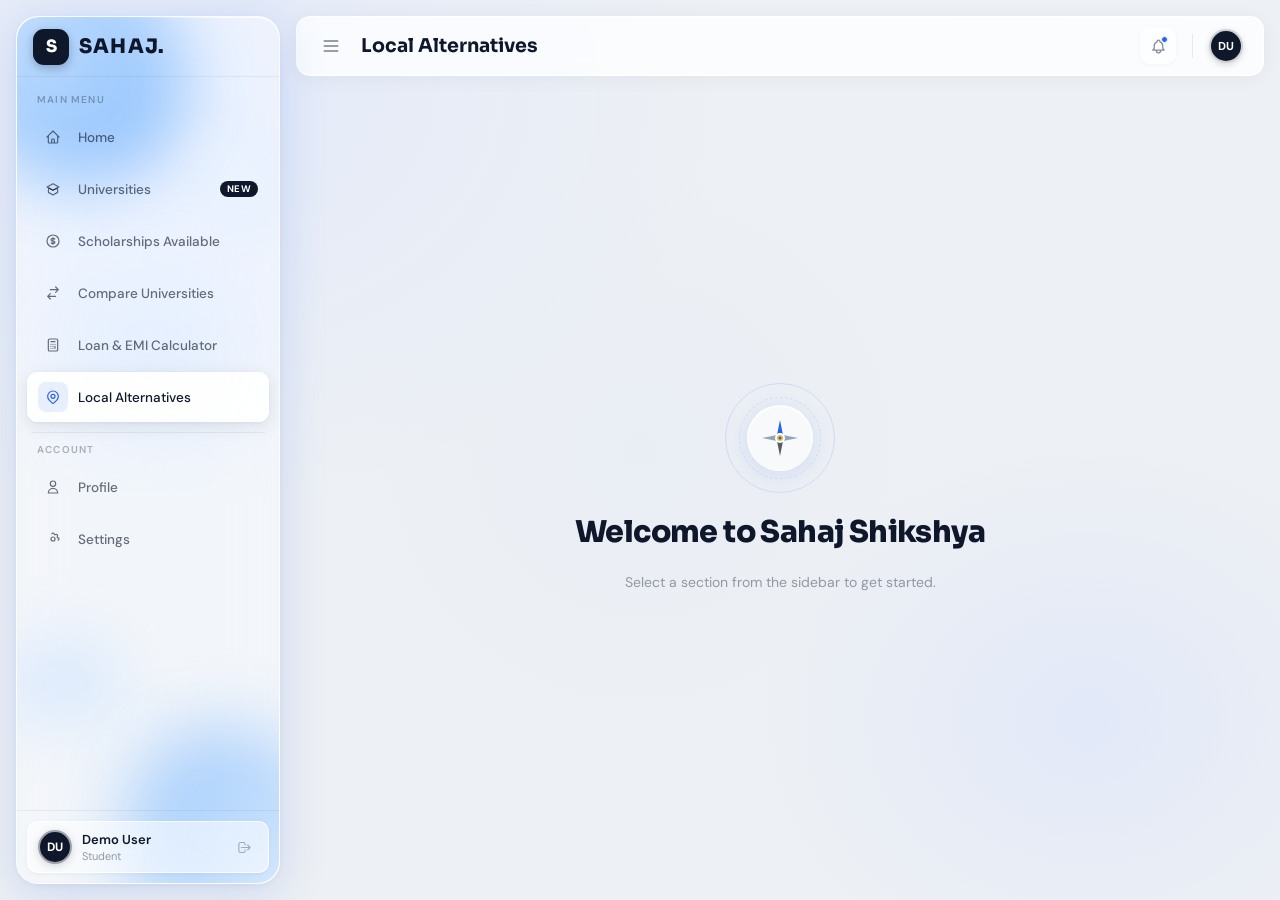
<file: pages/dashboard/alternatives.html>
<!doctype html>
<html lang="en">
  <head>
    <meta charset="UTF-8" />
    <meta name="viewport" content="width=device-width, initial-scale=1.0" />
    <title>Dashboard | Sahaj Shikshya</title>
    <link rel="preconnect" href="https://fonts.googleapis.com" />
    <link rel="preconnect" href="https://fonts.gstatic.com" crossorigin />
    <link
      href="https://fonts.googleapis.com/css2?family=DM+Sans:wght@400;500;600&family=Sora:wght@600;700;800&display=swap"
      rel="stylesheet"
    />
    <link rel="stylesheet" href="../../css/sidebar.css" />
  </head>
  <body>
    <div id="drawer-overlay"></div>

    <!-- ═══ SIDEBAR ═══ -->
    <aside id="sidebar" class="sidebar">
      <!-- Blob canvas lives INSIDE sidebar so glass frosts over them -->
      <div class="blob-canvas">
        <div class="blob blob-1"></div>
        <div class="blob blob-2"></div>
        <div class="blob blob-3"></div>
        <div class="blob blob-4"></div>
        <div class="blob blob-5"></div>
      </div>

      <!-- Logo -->
      <div class="logo-area">
        <div class="logo-icon">S</div>
        <span class="logo-text collapsible">SAHAJ.</span>
      </div>

      <!-- Nav -->
      <div class="nav-scroll">
        <p class="section-label">Main Menu</p>
        <nav>
          <button class="nav-item" data-page="Home">
            <div class="nav-icon-wrap">
              <svg
                fill="none"
                stroke="currentColor"
                stroke-width="1.8"
                viewBox="0 0 24 24"
              >
                <path
                  stroke-linecap="round"
                  stroke-linejoin="round"
                  d="M3 12l2-2m0 0l7-7 7 7M5 10v10a1 1 0 001 1h3m10-11l2 2m-2-2v10a1 1 0 01-1 1h-3m-6 0a1 1 0 001-1v-4a1 1 0 011-1h2a1 1 0 011 1v4a1 1 0 001 1m-6 0h6"
                />
              </svg>
            </div>
            <span class="nav-label collapsible">Home</span>
          </button>

          <button class="nav-item" data-page="Universities">
            <div class="nav-icon-wrap">
              <svg
                fill="none"
                stroke="currentColor"
                stroke-width="1.8"
                viewBox="0 0 24 24"
              >
                <path
                  stroke-linecap="round"
                  stroke-linejoin="round"
                  d="M12 14l9-5-9-5-9 5 9 5z"
                />
                <path
                  stroke-linecap="round"
                  stroke-linejoin="round"
                  d="M12 14l6.16-3.422a12.083 12.083 0 01.665 6.479L12 21l-6.825-3.943a12.083 12.083 0 01.665-6.479L12 14z"
                />
              </svg>
            </div>
            <span class="nav-label collapsible">Universities</span>
            <span class="nav-badge collapsible">New</span>
          </button>

          <button class="nav-item" data-page="Scholarships Available">
            <div class="nav-icon-wrap">
              <svg
                fill="none"
                stroke="currentColor"
                stroke-width="1.8"
                viewBox="0 0 24 24"
              >
                <path
                  stroke-linecap="round"
                  stroke-linejoin="round"
                  d="M12 8c-1.657 0-3 .895-3 2s1.343 2 3 2 3 .895 3 2-1.343 2-3 2m0-8c1.11 0 2.08.402 2.599 1M12 8V7m0 1v8m0 0v1m0-1c-1.11 0-2.08-.402-2.599-1M21 12a9 9 0 11-18 0 9 9 0 0118 0z"
                />
              </svg>
            </div>
            <span class="nav-label collapsible">Scholarships Available</span>
          </button>

          <button class="nav-item" data-page="Compare Universities">
            <div class="nav-icon-wrap">
              <svg
                fill="none"
                stroke="currentColor"
                stroke-width="1.8"
                viewBox="0 0 24 24"
              >
                <path
                  stroke-linecap="round"
                  stroke-linejoin="round"
                  d="M8 7h12m0 0l-4-4m4 4l-4 4m0 6H4m0 0l4 4m-4-4l4-4"
                />
              </svg>
            </div>
            <span class="nav-label collapsible">Compare Universities</span>
          </button>

          <button class="nav-item" data-page="Loan & EMI Calculator">
            <div class="nav-icon-wrap">
              <svg
                fill="none"
                stroke="currentColor"
                stroke-width="1.8"
                viewBox="0 0 24 24"
              >
                <path
                  stroke-linecap="round"
                  stroke-linejoin="round"
                  d="M9 7h6m0 10v-3m-3 3h.01M9 17h.01M9 14h.01M12 14h.01M15 11h.01M12 11h.01M9 11h.01M7 21h10a2 2 0 002-2V5a2 2 0 00-2-2H7a2 2 0 00-2 2v14a2 2 0 002 2z"
                />
              </svg>
            </div>
            <span class="nav-label collapsible">Loan & EMI Calculator</span>
          </button>

          <button class="nav-item active" data-page="Local Alternatives">
            <div class="nav-icon-wrap">
              <svg
                fill="none"
                stroke="currentColor"
                stroke-width="1.8"
                viewBox="0 0 24 24"
              >
                <path
                  stroke-linecap="round"
                  stroke-linejoin="round"
                  d="M17.657 16.657L13.414 20.9a1.998 1.998 0 01-2.827 0l-4.244-4.243a8 8 0 1111.314 0z"
                />
                <path
                  stroke-linecap="round"
                  stroke-linejoin="round"
                  d="M15 11a3 3 0 11-6 0 3 3 0 016 0z"
                />
              </svg>
            </div>
            <span class="nav-label collapsible">Local Alternatives</span>
          </button>
        </nav>

        <div class="nav-divider"></div>
        <p class="section-label">Account</p>
        <nav>
          <button class="nav-item" data-page="Profile">
            <div class="nav-icon-wrap">
              <svg
                fill="none"
                stroke="currentColor"
                stroke-width="1.8"
                viewBox="0 0 24 24"
              >
                <path
                  stroke-linecap="round"
                  stroke-linejoin="round"
                  d="M16 7a4 4 0 11-8 0 4 4 0 018 0zM12 14a7 7 0 00-7 7h14a7 7 0 00-7-7z"
                />
              </svg>
            </div>
            <span class="nav-label collapsible">Profile</span>
          </button>

          <button class="nav-item" data-page="Settings">
            <div class="nav-icon-wrap">
              <svg
                fill="none"
                stroke="currentColor"
                stroke-width="1.8"
                viewBox="0 0 24 24"
              >
                <path
                  stroke-linecap="round"
                  stroke-linejoin="round"
                  d="M10.325 4.317c.426-1.756 2.924-1.756 3.35 0a1.724 1.724 0 002.573 1.066c1.543-.94 3.31.826 2.37 2.37a1.724 1.724 0 001.065 2.572c1.756.426 1.756 2.924 0 3.35a1.724 0 00-1.066 2.573c.94 1.543-.826 3.31-2.37 2.37a1.724 1.724 0 00-2.572 1.065c-.426 1.756-2.924 1.756-3.35 0a1.724 0 00-2.573-1.066c-1.543.94-3.31-.826-2.37-2.37a1.724 1.724 0 00-1.065-2.572c-1.756-.426-1.756-2.924 0-3.35a1.724 1.724 0 001.066-2.573c-.94-1.543.826-3.31 2.37-2.37.996.608 2.296.07 2.572-1.065z"
                />
                <path
                  stroke-linecap="round"
                  stroke-linejoin="round"
                  d="M15 12a3 3 0 11-6 0 3 3 0 016 0z"
                />
              </svg>
            </div>
            <span class="nav-label collapsible">Settings</span>
          </button>
        </nav>
      </div>

      <!-- User footer -->
      <div class="user-footer">
        <div class="user-card">
          <div class="user-avatar">DS</div>
          <div class="user-info collapsible">
            <div class="user-name">Divya D. Sharma</div>
            <div class="user-role">Student</div>
          </div>
          <a href="login.html" class="logout-btn collapsible" title="Logout">
            <svg
              width="15"
              height="15"
              fill="none"
              stroke="currentColor"
              stroke-width="1.8"
              viewBox="0 0 24 24"
            >
              <path
                stroke-linecap="round"
                stroke-linejoin="round"
                d="M17 16l4-4m0 0l-4-4m4 4H7m6 4v1a3 3 0 01-3 3H6a3 3 0 01-3-3V7a3 3 0 013-3h4a3 3 0 013 3v1"
              />
            </svg>
          </a>
        </div>
      </div>
    </aside>

    <!-- ═══ TOPBAR ═══ -->
    <header class="topbar">
      <button class="hamburger" id="sidebar-toggle" aria-label="Toggle sidebar">
        <svg
          width="20"
          height="20"
          fill="none"
          stroke="currentColor"
          stroke-width="2"
          viewBox="0 0 24 24"
        >
          <path
            stroke-linecap="round"
            stroke-linejoin="round"
            d="M4 6h16M4 12h16M4 18h16"
          />
        </svg>
      </button>
      <h1 class="topbar-title" id="page-title">Home</h1>
      <button class="icon-btn" aria-label="Notifications">
        <svg
          width="17"
          height="17"
          fill="none"
          stroke="currentColor"
          stroke-width="1.8"
          viewBox="0 0 24 24"
        >
          <path
            stroke-linecap="round"
            stroke-linejoin="round"
            d="M15 17h5l-1.405-1.405A2.032 2.032 0 0118 14.158V11a6.002 6.002 0 00-4-5.659V5a2 2 0 10-4 0v.341C7.67 6.165 6 8.388 6 11v3.159c0 .538-.214 1.055-.595 1.436L4 17h5m6 0v1a3 3 0 11-6 0v-1m6 0H9"
          />
        </svg>
        <span class="notif-dot"></span>
      </button>
      <div class="topbar-divider"></div>
      <div class="topbar-avatar">DS</div>
    </header>

    <!-- ═══ MAIN ═══ -->
    <main class="main-content">
      <div class="welcome-area">
        <div class="compass-container">
          <div class="compass-ring-outer"></div>
          <div class="compass-ring-mid"></div>
          <div class="compass-glass">
            <svg width="52" height="52" viewBox="0 0 52 52" fill="none">
              <path d="M26 8 L29.5 25.5 L26 24 L22.5 25.5 Z" fill="#2563eb" />
              <path
                d="M26 44 L22.5 26.5 L26 28 L29.5 26.5 Z"
                fill="#0f172a"
                fill-opacity="0.7"
              />
              <path d="M8 26 L25.5 22.5 L24 26 L25.5 29.5 Z" fill="#94a3b8" />
              <path d="M44 26 L26.5 29.5 L28 26 L26.5 22.5 Z" fill="#94a3b8" />
              <circle
                cx="26"
                cy="26"
                r="4"
                fill="#fbbf24"
                stroke="white"
                stroke-width="2"
              />
              <circle cx="26" cy="26" r="1.5" fill="#2563eb" />
            </svg>
          </div>
        </div>
        <h2 class="welcome-title">Welcome to Sahaj Shikshya</h2>
        <p class="welcome-sub">
          Select a section from the sidebar to get started.
        </p>
      </div>
    </main>

    <script src="../../js/demo-auth.js"></script>
    <script>
      document.addEventListener("DOMContentLoaded", () => {
        const body = document.body;
        const toggle = document.getElementById("sidebar-toggle");
        const overlay = document.getElementById("drawer-overlay");
        const navItems = document.querySelectorAll(".nav-item");
        const pageTitle = document.getElementById("page-title");

        function initLayout() {
          const w = window.innerWidth;
          body.classList.remove("sidebar-collapsed", "mobile-open");
          if (w >= 768 && w < 1200) {
            body.classList.add("sidebar-collapsed");
          }
        }
        initLayout();

        navItems.forEach((item) => {
          item.addEventListener("click", () => {
            navItems.forEach((n) => n.classList.remove("active"));
            item.classList.add("active");
            const label = item.querySelector(".nav-label");
            if (label) pageTitle.textContent = label.textContent.trim();
            if (window.innerWidth < 768) body.classList.remove("mobile-open");
          });
        });

        toggle.addEventListener("click", () => {
          if (window.innerWidth < 768) {
            body.classList.toggle("mobile-open");
          } else {
            body.classList.toggle("sidebar-collapsed");
          }
        });

        overlay.addEventListener("click", () =>
          body.classList.remove("mobile-open"),
        );

        window.addEventListener("resize", () => {
          if (window.innerWidth >= 768) body.classList.remove("mobile-open");
        });
      });
    </script>
  </body>
</html>
</file>
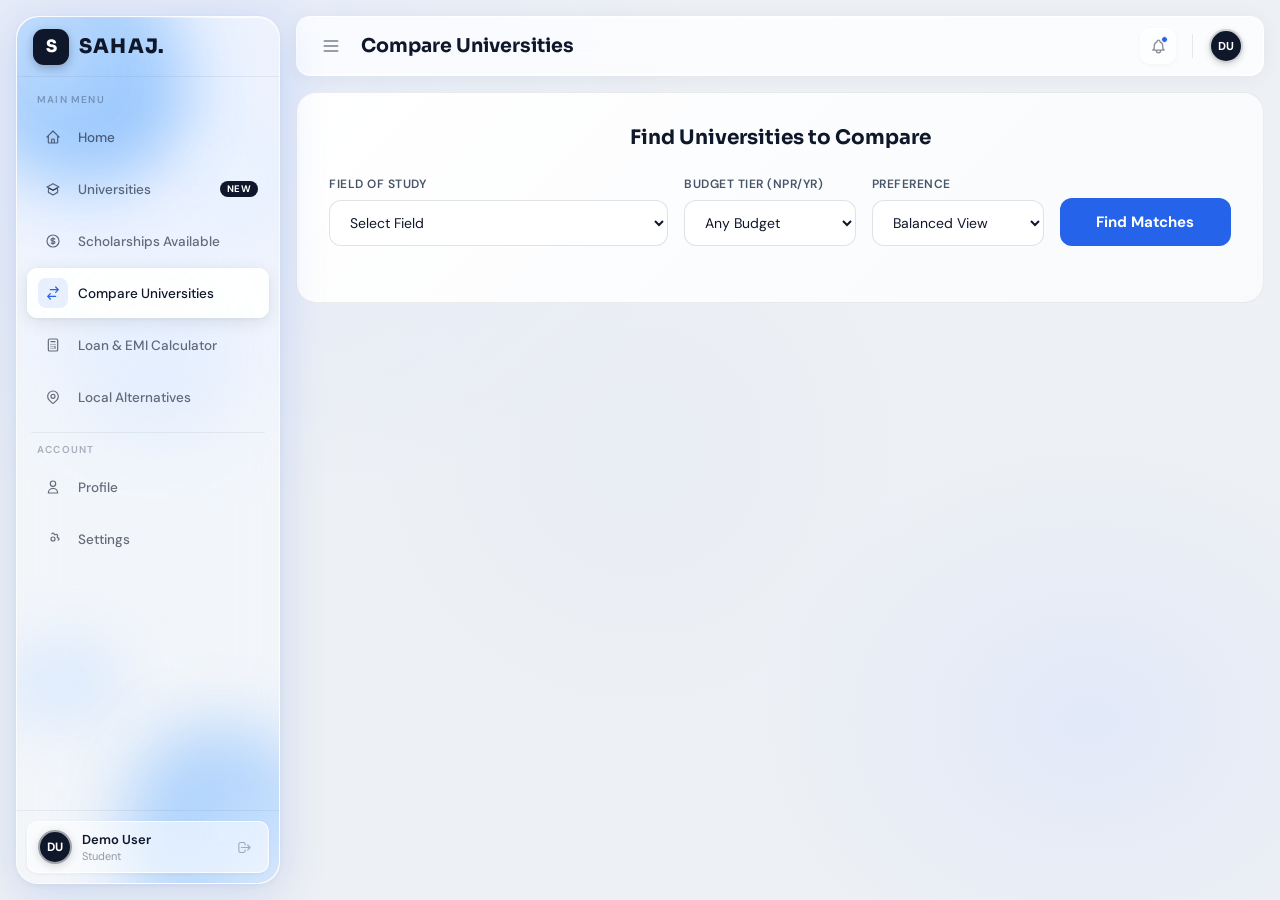
<file: pages/dashboard/comparision.html>
<!doctype html>
<html lang="en">
  <head>
    <meta charset="UTF-8" />
    <meta name="viewport" content="width=device-width, initial-scale=1.0" />
    <title>Compare Universities | Sahaj Shikshya</title>
    <link rel="preconnect" href="https://fonts.googleapis.com" />
    <link rel="preconnect" href="https://fonts.gstatic.com" crossorigin />
    <link
      href="https://fonts.googleapis.com/css2?family=DM+Sans:wght@400;500;600&family=Sora:wght@600;700;800&display=swap"
      rel="stylesheet"
    />
    <link rel="stylesheet" href="../../css/sidebar.css" />
    <link rel="stylesheet" href="../../css/pages.css" />
  </head>
  <body>
    <div id="drawer-overlay"></div>

    <!-- ═══ SIDEBAR ═══ -->
    <aside id="sidebar" class="sidebar">
      <div class="blob-canvas">
        <div class="blob blob-1"></div>
        <div class="blob blob-2"></div>
        <div class="blob blob-3"></div>
        <div class="blob blob-4"></div>
        <div class="blob blob-5"></div>
      </div>

      <div class="logo-area">
        <div class="logo-icon">S</div>
        <span class="logo-text collapsible">SAHAJ.</span>
      </div>

      <div class="nav-scroll">
        <p class="section-label">Main Menu</p>
        <nav>
          <button class="nav-item" data-page="Home">
            <div class="nav-icon-wrap">
              <svg
                fill="none"
                stroke="currentColor"
                stroke-width="1.8"
                viewBox="0 0 24 24"
              >
                <path
                  stroke-linecap="round"
                  stroke-linejoin="round"
                  d="M3 12l2-2m0 0l7-7 7 7M5 10v10a1 1 0 001 1h3m10-11l2 2m-2-2v10a1 1 0 01-1 1h-3m-6 0a1 1 0 001-1v-4a1 1 0 011-1h2a1 1 0 011 1v4a1 1 0 001 1m-6 0h6"
                />
              </svg>
            </div>
            <span class="nav-label collapsible">Home</span>
          </button>

          <button class="nav-item" data-page="Universities">
            <div class="nav-icon-wrap">
              <svg
                fill="none"
                stroke="currentColor"
                stroke-width="1.8"
                viewBox="0 0 24 24"
              >
                <path
                  stroke-linecap="round"
                  stroke-linejoin="round"
                  d="M12 14l9-5-9-5-9 5 9 5z"
                />
                <path
                  stroke-linecap="round"
                  stroke-linejoin="round"
                  d="M12 14l6.16-3.422a12.083 12.083 0 01.665 6.479L12 21l-6.825-3.943a12.083 12.083 0 01.665-6.479L12 14z"
                />
              </svg>
            </div>
            <span class="nav-label collapsible">Universities</span>
            <span class="nav-badge collapsible">New</span>
          </button>

          <button class="nav-item" data-page="Scholarships Available">
            <div class="nav-icon-wrap">
              <svg
                fill="none"
                stroke="currentColor"
                stroke-width="1.8"
                viewBox="0 0 24 24"
              >
                <path
                  stroke-linecap="round"
                  stroke-linejoin="round"
                  d="M12 8c-1.657 0-3 .895-3 2s1.343 2 3 2 3 .895 3 2-1.343 2-3 2m0-8c1.11 0 2.08.402 2.599 1M12 8V7m0 1v8m0 0v1m0-1c-1.11 0-2.08-.402-2.599-1M21 12a9 9 0 11-18 0 9 9 0 0118 0z"
                />
              </svg>
            </div>
            <span class="nav-label collapsible">Scholarships Available</span>
          </button>

          <button class="nav-item active" data-page="Compare Universities">
            <div class="nav-icon-wrap">
              <svg
                fill="none"
                stroke="currentColor"
                stroke-width="1.8"
                viewBox="0 0 24 24"
              >
                <path
                  stroke-linecap="round"
                  stroke-linejoin="round"
                  d="M8 7h12m0 0l-4-4m4 4l-4 4m0 6H4m0 0l4 4m-4-4l4-4"
                />
              </svg>
            </div>
            <span class="nav-label collapsible">Compare Universities</span>
          </button>

          <button class="nav-item" data-page="Loan & EMI Calculator">
            <div class="nav-icon-wrap">
              <svg
                fill="none"
                stroke="currentColor"
                stroke-width="1.8"
                viewBox="0 0 24 24"
              >
                <path
                  stroke-linecap="round"
                  stroke-linejoin="round"
                  d="M9 7h6m0 10v-3m-3 3h.01M9 17h.01M9 14h.01M12 14h.01M15 11h.01M12 11h.01M9 11h.01M7 21h10a2 2 0 002-2V5a2 2 0 00-2-2H7a2 2 0 00-2 2v14a2 2 0 002 2z"
                />
              </svg>
            </div>
            <span class="nav-label collapsible">Loan & EMI Calculator</span>
          </button>

          <button class="nav-item" data-page="Local Alternatives">
            <div class="nav-icon-wrap">
              <svg
                fill="none"
                stroke="currentColor"
                stroke-width="1.8"
                viewBox="0 0 24 24"
              >
                <path
                  stroke-linecap="round"
                  stroke-linejoin="round"
                  d="M17.657 16.657L13.414 20.9a1.998 1.998 0 01-2.827 0l-4.244-4.243a8 8 0 1111.314 0z"
                />
                <path
                  stroke-linecap="round"
                  stroke-linejoin="round"
                  d="M15 11a3 3 0 11-6 0 3 3 0 016 0z"
                />
              </svg>
            </div>
            <span class="nav-label collapsible">Local Alternatives</span>
          </button>
        </nav>

        <div class="nav-divider"></div>
        <p class="section-label">Account</p>
        <nav>
          <button class="nav-item" data-page="Profile">
            <div class="nav-icon-wrap">
              <svg
                fill="none"
                stroke="currentColor"
                stroke-width="1.8"
                viewBox="0 0 24 24"
              >
                <path
                  stroke-linecap="round"
                  stroke-linejoin="round"
                  d="M16 7a4 4 0 11-8 0 4 4 0 018 0zM12 14a7 7 0 00-7 7h14a7 7 0 00-7-7z"
                />
              </svg>
            </div>
            <span class="nav-label collapsible">Profile</span>
          </button>

          <button class="nav-item" data-page="Settings">
            <div class="nav-icon-wrap">
              <svg
                fill="none"
                stroke="currentColor"
                stroke-width="1.8"
                viewBox="0 0 24 24"
              >
                <path
                  stroke-linecap="round"
                  stroke-linejoin="round"
                  d="M10.325 4.317c.426-1.756 2.924-1.756 3.35 0a1.724 1.724 0 002.573 1.066c1.543-.94 3.31.826 2.37 2.37a1.724 1.724 0 001.065 2.572c1.756.426 1.756 2.924 0 3.35a1.724 0 00-1.066 2.573c.94 1.543-.826 3.31-2.37 2.37a1.724 1.724 0 00-2.572 1.065c-.426 1.756-2.924 1.756-3.35 0a1.724 0 00-2.573-1.066c-1.543.94-3.31-.826-2.37-2.37a1.724 1.724 0 00-1.065-2.572c-1.756-.426-1.756-2.924 0-3.35a1.724 1.724 0 001.066-2.573c-.94-1.543.826-3.31 2.37-2.37.996.608 2.296.07 2.572-1.065z"
                />
                <path
                  stroke-linecap="round"
                  stroke-linejoin="round"
                  d="M15 12a3 3 0 11-6 0 3 3 0 016 0z"
                />
              </svg>
            </div>
            <span class="nav-label collapsible">Settings</span>
          </button>
        </nav>
      </div>

      <div class="user-footer">
        <div class="user-card">
          <div class="user-avatar">DS</div>
          <div class="user-info collapsible">
            <div class="user-name">Divya D. Sharma</div>
            <div class="user-role">Student</div>
          </div>
          <a href="login.html" class="logout-btn collapsible" title="Logout">
            <svg
              width="15"
              height="15"
              fill="none"
              stroke="currentColor"
              stroke-width="1.8"
              viewBox="0 0 24 24"
            >
              <path
                stroke-linecap="round"
                stroke-linejoin="round"
                d="M17 16l4-4m0 0l-4-4m4 4H7m6 4v1a3 3 0 01-3 3H6a3 3 0 01-3-3V7a3 3 0 013-3h4a3 3 0 013 3v1"
              />
            </svg>
          </a>
        </div>
      </div>
    </aside>

    <!-- ═══ TOPBAR ═══ -->
    <header class="topbar">
      <button class="hamburger" id="sidebar-toggle" aria-label="Toggle sidebar">
        <svg
          width="20"
          height="20"
          fill="none"
          stroke="currentColor"
          stroke-width="2"
          viewBox="0 0 24 24"
        >
          <path
            stroke-linecap="round"
            stroke-linejoin="round"
            d="M4 6h16M4 12h16M4 18h16"
          />
        </svg>
      </button>
      <h1 class="topbar-title" id="page-title">Compare Universities</h1>
      <button class="icon-btn" aria-label="Notifications">
        <svg
          width="17"
          height="17"
          fill="none"
          stroke="currentColor"
          stroke-width="1.8"
          viewBox="0 0 24 24"
        >
          <path
            stroke-linecap="round"
            stroke-linejoin="round"
            d="M15 17h5l-1.405-1.405A2.032 2.032 0 0118 14.158V11a6.002 6.002 0 00-4-5.659V5a2 2 0 10-4 0v.341C7.67 6.165 6 8.388 6 11v3.159c0 .538-.214 1.055-.595 1.436L4 17h5m6 0v1a3 3 0 11-6 0v-1m6 0H9"
          />
        </svg>
        <span class="notif-dot"></span>
      </button>
      <div class="topbar-divider"></div>
      <div class="topbar-avatar">DS</div>
    </header>

    <!-- ═══ MAIN ═══ -->
    <main class="main-content">
      <!-- STEP 1: SELECTION ARENA -->
      <div class="compare-arena">
        <h2 class="arena-title">Find Universities to Compare</h2>
        <div class="arena-grid">
          <div class="arena-field">
            <label>Field of Study</label>
            <select id="arena-field">
              <option value="">Select Field</option>
            </select>
          </div>
          <div class="arena-field">
            <label>Budget Tier (NPR/yr)</label>
            <select id="arena-budget">
              <option value="all">Any Budget</option>
              <option value="0-500000">Under 5 Lakhs</option>
              <option value="500000-1500000">5L – 15 Lakhs</option>
              <option value="1500000-3000000">15L – 30 Lakhs</option>
              <option value="3000000-999999999">Above 30 Lakhs</option>
            </select>
          </div>
          <div class="arena-field">
            <label>Preference</label>
            <select id="arena-pref">
              <option value="balanced">Balanced View</option>
              <option value="rank">Best Ranked</option>
              <option value="value">Best Value</option>
              <option value="easy">Easiest Admission</option>
              <option value="scholarship">Most Scholarships</option>
            </select>
          </div>
          <div class="arena-field">
            <label>&nbsp;</label>
            <button class="arena-btn" id="arena-btn">Find Matches</button>
          </div>
        </div>
      </div>

      <!-- STEP 2: UNIVERSITY POOL -->
      <div class="pool-section" id="pool-section" style="display: none">
        <div class="pool-header">
          <h3 id="pool-title">Select up to 2 universities</h3>
          <div class="pool-toggle">
            <button class="active" data-pool="all">All</button>
            <button data-pool="nepal">🇳🇵 Nepali</button>
            <button data-pool="abroad">🌍 Abroad</button>
          </div>
        </div>
        <div class="rate-bar">
          <label>USD to NPR rate:</label>
          <input type="number" id="npr-rate" value="135" step="1" min="1" />
        </div>
        <div class="pool-scroll" id="pool-scroll"></div>
      </div>

      <!-- STEP 3: COMPARISON STAGE -->
      <div class="compare-stage" id="compare-stage">
        <!-- Slots -->
        <div class="compare-slots" id="compare-slots">
          <div class="slot-card empty" id="slot-0">
            <svg
              width="40"
              height="40"
              fill="none"
              stroke="currentColor"
              stroke-width="1.5"
              viewBox="0 0 24 24"
            >
              <path
                stroke-linecap="round"
                stroke-linejoin="round"
                d="M12 4v16m8-8H4"
              />
            </svg>
            <p>Select a university from above</p>
          </div>
          <div class="slot-card empty" id="slot-1">
            <svg
              width="40"
              height="40"
              fill="none"
              stroke="currentColor"
              stroke-width="1.5"
              viewBox="0 0 24 24"
            >
              <path
                stroke-linecap="round"
                stroke-linejoin="round"
                d="M12 4v16m8-8H4"
              />
            </svg>
            <p>Select a university from above</p>
          </div>
        </div>

        <!-- Metrics Table -->
        <div class="metrics-table-wrap">
          <h3>Head-to-Head Comparison</h3>
          <div style="overflow-x: auto">
            <table class="metrics-table" id="metrics-table">
              <thead>
                <tr>
                  <th>Metric</th>
                  <th id="th-0">University A</th>
                  <th id="th-1">University B</th>
                  <th>Winner</th>
                </tr>
              </thead>
              <tbody id="metrics-body"></tbody>
            </table>
          </div>
        </div>

        <!-- Verdict -->
        <div class="verdict-bar" id="verdict-bar">
          <div class="verdict-icon">
            <svg
              width="32"
              height="32"
              fill="none"
              stroke="currentColor"
              stroke-width="2"
              viewBox="0 0 24 24"
            >
              <path
                stroke-linecap="round"
                stroke-linejoin="round"
                d="M9 12l2 2 4-4m6 2a9 9 0 11-18 0 9 9 0 0118 0z"
              />
            </svg>
          </div>
          <div class="verdict-content">
            <h3>Our Verdict</h3>
            <p id="verdict-text">
              Select two universities to see a personalized recommendation based
              on your preference.
            </p>
            <div
              class="verdict-winner"
              id="verdict-winner"
              style="display: none"
            >
              <svg
                width="20"
                height="20"
                fill="none"
                stroke="currentColor"
                stroke-width="2"
                viewBox="0 0 24 24"
              >
                <path
                  stroke-linecap="round"
                  stroke-linejoin="round"
                  d="M5 3v4M3 5h4M6 17v4m-2-2h4m5-16l2.286 6.857L21 12l-5.714 2.143L13 21l-2.286-6.857L5 12l5.714-2.143L13 3z"
                />
              </svg>
              <span id="verdict-winner-name">Winner</span>
            </div>
          </div>
        </div>

        <!-- Actions -->
        <div class="action-bar">
          <button class="btn-secondary" id="reset-btn">Start Over</button>
          <button class="btn-primary" id="save-btn">Save Comparison</button>
        </div>
      </div>
    </main>

    <script src="../../js/data.js"></script>
    <script src="../../js/alternatives.js"></script>
    <script>
      /* ══════════════════════════════════════
         SIDEBAR (preserved)
         ══════════════════════════════════════ */
      const body = document.body;
      const toggle = document.getElementById("sidebar-toggle");
      const overlay = document.getElementById("drawer-overlay");
      const navItems = document.querySelectorAll(".nav-item");
      const pageTitle = document.getElementById("page-title");

      function initLayout() {
        const w = window.innerWidth;
        body.classList.remove("sidebar-collapsed", "mobile-open");
        if (w >= 768 && w < 1200) body.classList.add("sidebar-collapsed");
      }
      initLayout();

      navItems.forEach((item) => {
        item.addEventListener("click", () => {
          navItems.forEach((n) => n.classList.remove("active"));
          item.classList.add("active");
          const label = item.querySelector(".nav-label");
          if (label) pageTitle.textContent = label.textContent.trim();
          if (window.innerWidth < 768) body.classList.remove("mobile-open");
        });
      });

      toggle.addEventListener("click", () => {
        if (window.innerWidth < 768) body.classList.toggle("mobile-open");
        else body.classList.toggle("sidebar-collapsed");
      });

      overlay.addEventListener("click", () =>
        body.classList.remove("mobile-open"),
      );
      window.addEventListener("resize", () => {
        if (window.innerWidth >= 768) body.classList.remove("mobile-open");
      });

      /* ══════════════════════════════════════
         DATA SETUP
         ══════════════════════════════════════ */
      const FLAGS = {
        USA: "🇺🇸",
        UK: "🇬🇧",
        Canada: "🇨🇦",
        Australia: "🇦🇺",
        Germany: "🇩🇪",
        France: "🇫🇷",
        Japan: "🇯🇵",
        Netherlands: "🇳🇱",
        Switzerland: "🇨🇭",
        Sweden: "🇸🇪",
        "New Zealand": "🇳🇿",
        India: "🇮🇳",
        Nepal: "🇳🇵",
      };
      function getFlag(c) {
        return FLAGS[c] || "🌍";
      }

      // Merge both datasets with origin tag
      let ALL_UNIS = [];
      if (typeof UNIVERSITY_DATA !== "undefined") {
        UNIVERSITY_DATA.fields.forEach((f) => {
          f.universities.forEach((u) => {
            ALL_UNIS.push({ ...u, field: f.field_name, origin: "abroad" });
          });
        });
      }
      if (typeof NEPALESE !== "undefined") {
        NEPALESE.fields.forEach((f) => {
          f.universities.forEach((u) => {
            ALL_UNIS.push({ ...u, field: f.field_name, origin: "nepal" });
          });
        });
      }

      // Populate field dropdown
      const fields = [...new Set(ALL_UNIS.map((u) => u.field))];
      const fieldSelect = document.getElementById("arena-field");
      fields.forEach((f) => {
        const opt = document.createElement("option");
        opt.value = f;
        opt.textContent = f;
        fieldSelect.appendChild(opt);
      });

      /* ══════════════════════════════════════
         STATE
         ══════════════════════════════════════ */
      let selectedUnis = [null, null]; // max 2
      let currentPool = [];
      let poolFilter = "all";

      /* ══════════════════════════════════════
         ARENA LOGIC
         ══════════════════════════════════════ */
      document.getElementById("arena-btn").addEventListener("click", () => {
        const field = fieldSelect.value;
        const budget = document.getElementById("arena-budget").value;
        const pref = document.getElementById("arena-pref").value;

        if (!field) {
          alert("Please select a field of study first.");
          return;
        }

        // Filter by field
        let pool = ALL_UNIS.filter((u) => u.field === field);

        // Filter by budget
        if (budget !== "all") {
          const [min, max] = budget.split("-").map(Number);
          const rate =
            parseFloat(document.getElementById("npr-rate").value) || 135;
          pool = pool.filter((u) => {
            const npr =
              u.average_annual_tuition_usd * (u.origin === "abroad" ? rate : 1);
            return npr >= min && npr <= max;
          });
        }

        // Sort by preference
        if (pref === "rank") pool.sort((a, b) => a.rank - b.rank);
        else if (pref === "value")
          pool.sort(
            (a, b) =>
              a.average_annual_tuition_usd - b.average_annual_tuition_usd,
          );
        else if (pref === "easy")
          pool.sort(
            (a, b) => b.acceptance_rate_percent - a.acceptance_rate_percent,
          );
        else if (pref === "scholarship")
          pool.sort(
            (a, b) =>
              b.scholarships_and_grants.length -
              a.scholarships_and_grants.length,
          );

        currentPool = pool;
        renderPool();
        document.getElementById("pool-section").style.display = "block";
        document
          .getElementById("pool-section")
          .scrollIntoView({ behavior: "smooth" });
      });

      /* ══════════════════════════════════════
         POOL RENDER
         ══════════════════════════════════════ */
      function renderPool() {
        const scroll = document.getElementById("pool-scroll");
        const rate =
          parseFloat(document.getElementById("npr-rate").value) || 135;
        let display = currentPool;

        if (poolFilter === "nepal")
          display = currentPool.filter((u) => u.origin === "nepal");
        if (poolFilter === "abroad")
          display = currentPool.filter((u) => u.origin === "abroad");

        if (display.length === 0) {
          scroll.innerHTML =
            '<p style="color:#64748b;padding:20px;">No universities match your filters.</p>';
          return;
        }

        scroll.innerHTML = display
          .map((u) => {
            const npr = Math.round(
              u.average_annual_tuition_usd * (u.origin === "abroad" ? rate : 1),
            );
            const isSelected = selectedUnis.some(
              (s) => s && s.university_name === u.university_name,
            );
            return `
            <div class="pool-card ${isSelected ? "selected" : ""}" data-name="${u.university_name}">
              <div class="check-mark">
                <svg width="14" height="14" fill="none" stroke="currentColor" stroke-width="3" viewBox="0 0 24 24">
                  <path stroke-linecap="round" stroke-linejoin="round" d="M5 13l4 4L19 7"/>
                </svg>
              </div>
              <div class="pool-card-name">${u.university_name}</div>
              <div class="pool-card-meta">${getFlag(u.country)} ${u.country} &bull; Rank #${u.rank}</div>
              <div class="pool-card-stats">
                <span class="pool-card-stat">NPR ${(npr / 100000).toFixed(1)}L/yr</span>
                <span class="pool-card-stat">${u.acceptance_rate_percent}% accept</span>
              </div>
            </div>
          `;
          })
          .join("");

        scroll.querySelectorAll(".pool-card").forEach((card) => {
          card.addEventListener("click", () => {
            const name = card.dataset.name;
            const uni = ALL_UNIS.find((u) => u.university_name === name);
            if (!uni) return;

            // Toggle selection
            const idx = selectedUnis.findIndex(
              (s) => s && s.university_name === name,
            );
            if (idx >= 0) {
              selectedUnis[idx] = null;
            } else {
              // Find first empty slot
              const emptyIdx = selectedUnis.findIndex((s) => s === null);
              if (emptyIdx >= 0) {
                selectedUnis[emptyIdx] = uni;
              } else {
                // Replace second slot
                selectedUnis[1] = uni;
              }
            }

            renderPool();
            renderSlots();
            renderComparison();
          });
        });
      }

      // Pool toggle
      document.querySelectorAll(".pool-toggle button").forEach((btn) => {
        btn.addEventListener("click", () => {
          document
            .querySelectorAll(".pool-toggle button")
            .forEach((b) => b.classList.remove("active"));
          btn.classList.add("active");
          poolFilter = btn.dataset.pool;
          renderPool();
        });
      });

      // Rate change
      document.getElementById("npr-rate").addEventListener("input", () => {
        renderPool();
        if (selectedUnis.some((s) => s)) renderComparison();
      });

      /* ══════════════════════════════════════
         SLOTS RENDER
         ══════════════════════════════════════ */
      function renderSlots() {
        selectedUnis.forEach((uni, i) => {
          const slot = document.getElementById("slot-" + i);
          if (!uni) {
            slot.className = "slot-card empty";
            slot.innerHTML = `
              <svg width="40" height="40" fill="none" stroke="currentColor" stroke-width="1.5" viewBox="0 0 24 24">
                <path stroke-linecap="round" stroke-linejoin="round" d="M12 4v16m8-8H4"/>
              </svg>
              <p>Select a university from above</p>
            `;
            return;
          }

          const rate =
            parseFloat(document.getElementById("npr-rate").value) || 135;
          const npr = Math.round(
            uni.average_annual_tuition_usd *
              (uni.origin === "abroad" ? rate : 1),
          );

          slot.className = "slot-card";
          slot.innerHTML = `
            <button class="slot-remove" onclick="removeSlot(${i})">
              <svg width="16" height="16" fill="none" stroke="currentColor" stroke-width="2" viewBox="0 0 24 24">
                <path stroke-linecap="round" stroke-linejoin="round" d="M6 18L18 6M6 6l12 12"/>
              </svg>
            </button>
            <div class="slot-header">
              <div>
                <h4 class="slot-title">${uni.university_name}</h4>
                <div class="slot-location">${getFlag(uni.country)} ${uni.country}</div>
              </div>
              <div class="slot-rank">#${uni.rank}</div>
            </div>
            <div class="slot-tags">
              <span class="slot-tag blue">${uni.field}</span>
              <span class="slot-tag ${uni.origin === "nepal" ? "green" : "orange"}">${uni.origin === "nepal" ? "🇳🇵 Nepali" : "🌍 Abroad"}</span>
            </div>
            <div class="card-stats" style="margin-bottom:0;">
              <div class="card-stat">
                <span class="card-stat-label">Tuition/Year</span>
                <span class="card-stat-value">NPR ${(npr / 100000).toFixed(1)}L</span>
              </div>
              <div class="card-stat-divider"></div>
              <div class="card-stat">
                <span class="card-stat-label">Acceptance</span>
                <span class="card-stat-value">${uni.acceptance_rate_percent}%</span>
              </div>
              <div class="card-stat-divider"></div>
              <div class="card-stat">
                <span class="card-stat-label">Difficulty</span>
                <span class="card-stat-value ${uni.admission_difficulty_score >= 8 ? "red" : uni.admission_difficulty_score >= 5 ? "orange" : "green"}">${uni.admission_difficulty_score}/10</span>
              </div>
            </div>
          `;
        });

        const stage = document.getElementById("compare-stage");
        if (selectedUnis.some((s) => s)) {
          stage.classList.add("active");
          stage.scrollIntoView({ behavior: "smooth", block: "nearest" });
        } else {
          stage.classList.remove("active");
        }
      }

      function removeSlot(idx) {
        selectedUnis[idx] = null;
        renderPool();
        renderSlots();
        renderComparison();
      }

      /* ══════════════════════════════════════
         COMPARISON TABLE
         ══════════════════════════════════════ */
      function renderComparison() {
        const [a, b] = selectedUnis;
        if (!a || !b) return;

        const rate =
          parseFloat(document.getElementById("npr-rate").value) || 135;
        const pref = document.getElementById("arena-pref").value;

        document.getElementById("th-0").textContent = a.university_name;
        document.getElementById("th-1").textContent = b.university_name;

        const aNpr = Math.round(
          a.average_annual_tuition_usd * (a.origin === "abroad" ? rate : 1),
        );
        const bNpr = Math.round(
          b.average_annual_tuition_usd * (b.origin === "abroad" ? rate : 1),
        );

        const metrics = [
          {
            label: "Annual Tuition",
            icon: "💰",
            a: `NPR ${(aNpr / 100000).toFixed(1)}L`,
            b: `NPR ${(bNpr / 100000).toFixed(1)}L`,
            lower: true,
          },
          {
            label: "Acceptance Rate",
            icon: "📊",
            a: `${a.acceptance_rate_percent}%`,
            b: `${b.acceptance_rate_percent}%`,
            higher: true,
          },
          {
            label: "Admission Difficulty",
            icon: "🎯",
            a: `${a.admission_difficulty_score}/10`,
            b: `${b.admission_difficulty_score}/10`,
            lower: true,
          },
          {
            label: "Scholarship Options",
            icon: "🎓",
            a: `${a.scholarships_and_grants.length} available`,
            b: `${b.scholarships_and_grants.length} available`,
            higher: true,
          },
          {
            label: "Global Recognition",
            icon: "🌐",
            a: a.origin === "abroad" ? "International" : "National",
            b: b.origin === "abroad" ? "International" : "National",
            custom: true,
          },
          {
            label: "Living Cost",
            icon: "🏠",
            a: a.origin === "nepal" ? "Low" : "High",
            b: b.origin === "nepal" ? "Low" : "High",
            custom: true,
          },
        ];

        let aWins = 0,
          bWins = 0;

        const tbody = document.getElementById("metrics-body");
        tbody.innerHTML = metrics
          .map((m) => {
            let winner = "";
            let aClass = "",
              bClass = "";

            if (m.custom) {
              if (m.label === "Global Recognition") {
                if (a.origin === "abroad" && b.origin !== "abroad") {
                  winner = a.university_name;
                  aClass = "winner";
                  bClass = "loser";
                  aWins++;
                } else if (b.origin === "abroad" && a.origin !== "abroad") {
                  winner = b.university_name;
                  bClass = "winner";
                  aClass = "loser";
                  bWins++;
                } else {
                  winner = "Tie";
                  aClass = bClass = "tied";
                }
              }
              if (m.label === "Living Cost") {
                if (a.origin === "nepal" && b.origin !== "nepal") {
                  winner = a.university_name;
                  aClass = "winner";
                  bClass = "loser";
                  aWins++;
                } else if (b.origin === "nepal" && a.origin !== "nepal") {
                  winner = b.university_name;
                  bClass = "winner";
                  aClass = "loser";
                  bWins++;
                } else {
                  winner = "Tie";
                  aClass = bClass = "tied";
                }
              }
            } else {
              const aVal = parseFloat(m.a);
              const bVal = parseFloat(m.b);
              if (m.lower) {
                if (aVal < bVal) {
                  winner = a.university_name;
                  aClass = "winner";
                  bClass = "loser";
                  aWins++;
                } else if (bVal < aVal) {
                  winner = b.university_name;
                  bClass = "winner";
                  aClass = "loser";
                  bWins++;
                } else {
                  winner = "Tie";
                  aClass = bClass = "tied";
                }
              } else {
                if (aVal > bVal) {
                  winner = a.university_name;
                  aClass = "winner";
                  bClass = "loser";
                  aWins++;
                } else if (bVal > aVal) {
                  winner = b.university_name;
                  bClass = "winner";
                  aClass = "loser";
                  bWins++;
                } else {
                  winner = "Tie";
                  aClass = bClass = "tied";
                }
              }
            }

            return `
            <tr>
              <td>
                <div class="metric-label">
                  <span>${m.icon}</span>
                  ${m.label}
                </div>
              </td>
              <td class="${aClass}">${m.a}</td>
              <td class="${bClass}">${m.b}</td>
              <td class="${winner === a.university_name ? "winner" : winner === b.university_name ? "winner" : "tied"}">${winner === "Tie" ? "Tie" : "✓ " + winner.split(" ").slice(0, 2).join(" ")}</td>
            </tr>
          `;
          })
          .join("");

        // Verdict
        const verdictText = document.getElementById("verdict-text");
        const verdictWinner = document.getElementById("verdict-winner");
        const verdictWinnerName = document.getElementById(
          "verdict-winner-name",
        );

        if (aWins > bWins) {
          verdictText.textContent = `Based on raw metrics, ${a.university_name} wins ${aWins}-${bWins}. However, consider your ${pref === "balanced" ? "overall goals" : pref + " priority"}.`;
          verdictWinner.style.display = "inline-flex";
          verdictWinnerName.textContent = a.university_name;
        } else if (bWins > aWins) {
          verdictText.textContent = `Based on raw metrics, ${b.university_name} wins ${bWins}-${aWins}. However, consider your ${pref === "balanced" ? "overall goals" : pref + " priority"}.`;
          verdictWinner.style.display = "inline-flex";
          verdictWinnerName.textContent = b.university_name;
        } else {
          verdictText.textContent = `It's a tie! Both universities score equally on metrics. Your decision should come down to ${pref === "balanced" ? "personal fit and location preference" : pref + " as your top priority"}.`;
          verdictWinner.style.display = "none";
        }
      }

      /* ══════════════════════════════════════
         ACTIONS
         ══════════════════════════════════════ */
      document.getElementById("reset-btn").addEventListener("click", () => {
        selectedUnis = [null, null];
        document.getElementById("compare-stage").classList.remove("active");
        document.getElementById("pool-section").style.display = "none";
        renderPool();
        renderSlots();
        window.scrollTo({ top: 0, behavior: "smooth" });
      });

      document.getElementById("save-btn").addEventListener("click", () => {
        if (!selectedUnis[0] || !selectedUnis[1]) {
          alert("Select two universities first.");
          return;
        }
        const save = {
          date: new Date().toISOString(),
          unis: selectedUnis.map((u) => ({
            name: u.university_name,
            country: u.country,
          })),
          pref: document.getElementById("arena-pref").value,
        };
        const saved = JSON.parse(
          localStorage.getItem("sahaj_comparisons") || "[]",
        );
        saved.push(save);
        localStorage.setItem("sahaj_comparisons", JSON.stringify(saved));
        alert("Comparison saved! You can view it later (feature coming).");
      });
    </script>
    <script src="../../js/demo-auth.js"></script>
  </body>
</html>
</file>
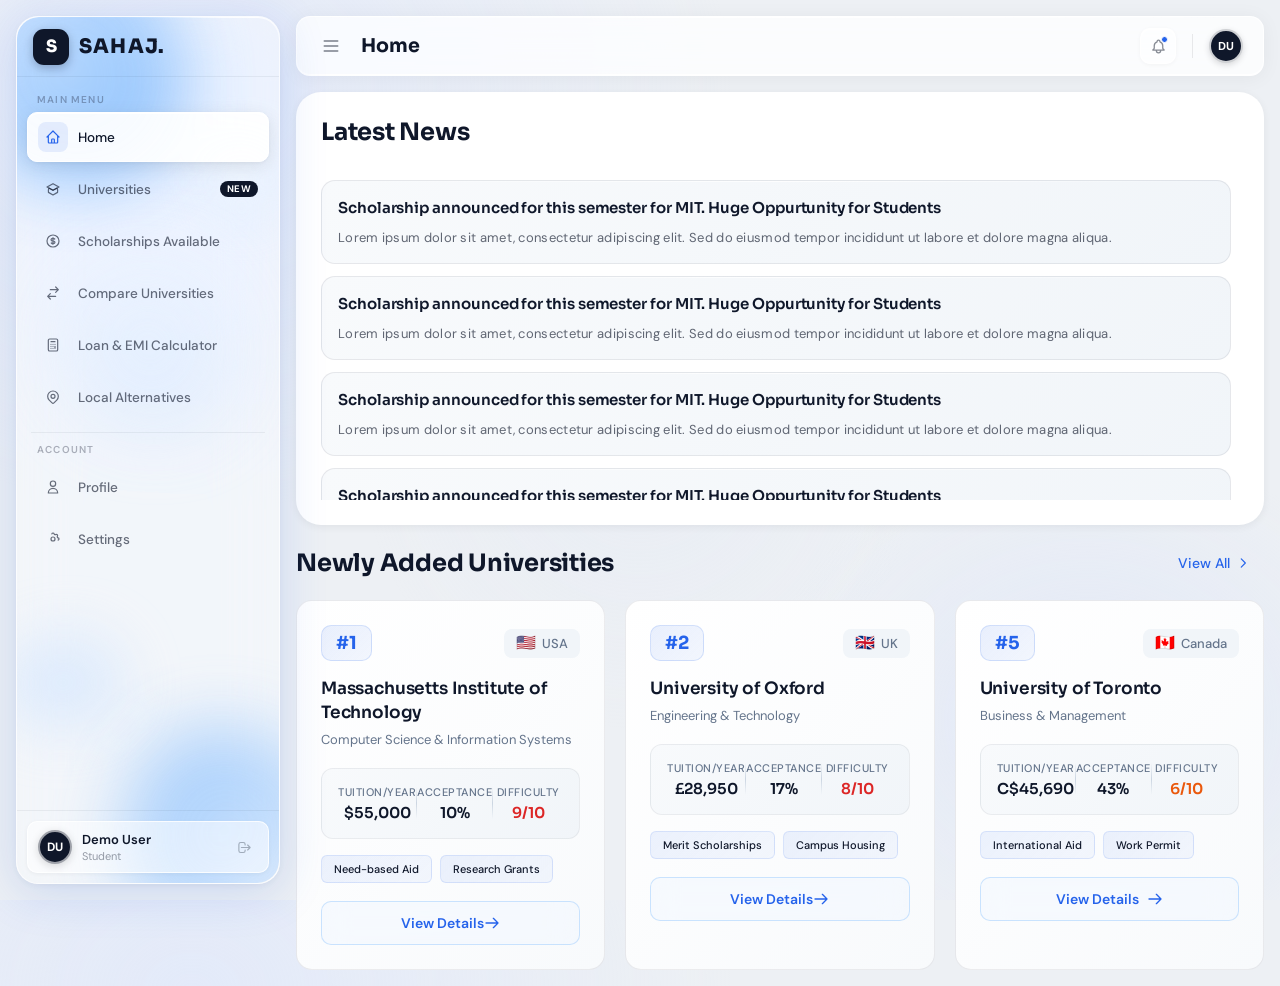
<file: pages/dashboard/home.html>
<!doctype html>
<html lang="en">
  <head>
    <meta charset="UTF-8" />
    <meta name="viewport" content="width=device-width, initial-scale=1.0" />
    <title>Dashboard | Sahaj Shikshya</title>
    <link rel="preconnect" href="https://fonts.googleapis.com" />
    <link rel="preconnect" href="https://fonts.gstatic.com" crossorigin />
    <link
      href="https://fonts.googleapis.com/css2?family=DM+Sans:wght@400;500;600&family=Sora:wght@600;700;800&display=swap"
      rel="stylesheet"
    />
    <link rel="stylesheet" href="../../css/sidebar.css" />
    <link rel="stylesheet" href="../../css/dashboard.css" />
  </head>
  <body>
    <div id="drawer-overlay"></div>

    <!-- ═══ SIDEBAR ═══ -->
    <aside id="sidebar" class="sidebar">
      <!-- Blob canvas lives INSIDE sidebar so glass frosts over them -->
      <div class="blob-canvas">
        <div class="blob blob-1"></div>
        <div class="blob blob-2"></div>
        <div class="blob blob-3"></div>
        <div class="blob blob-4"></div>
        <div class="blob blob-5"></div>
      </div>

      <!-- Logo -->
      <div class="logo-area">
        <div class="logo-icon">S</div>
        <span class="logo-text collapsible">SAHAJ.</span>
      </div>

      <!-- Nav -->
      <div class="nav-scroll">
        <p class="section-label">Main Menu</p>
        <nav>
          <button class="nav-item active" data-page="Home">
            <div class="nav-icon-wrap">
              <svg
                fill="none"
                stroke="currentColor"
                stroke-width="1.8"
                viewBox="0 0 24 24"
              >
                <path
                  stroke-linecap="round"
                  stroke-linejoin="round"
                  d="M3 12l2-2m0 0l7-7 7 7M5 10v10a1 1 0 001 1h3m10-11l2 2m-2-2v10a1 1 0 01-1 1h-3m-6 0a1 1 0 001-1v-4a1 1 0 011-1h2a1 1 0 011 1v4a1 1 0 001 1m-6 0h6"
                />
              </svg>
            </div>
            <span class="nav-label collapsible">Home</span>
          </button>

          <button class="nav-item" data-page="Universities">
            <div class="nav-icon-wrap">
              <svg
                fill="none"
                stroke="currentColor"
                stroke-width="1.8"
                viewBox="0 0 24 24"
              >
                <path
                  stroke-linecap="round"
                  stroke-linejoin="round"
                  d="M12 14l9-5-9-5-9 5 9 5z"
                />
                <path
                  stroke-linecap="round"
                  stroke-linejoin="round"
                  d="M12 14l6.16-3.422a12.083 12.083 0 01.665 6.479L12 21l-6.825-3.943a12.083 12.083 0 01.665-6.479L12 14z"
                />
              </svg>
            </div>
            <span class="nav-label collapsible">Universities</span>
            <span class="nav-badge collapsible">New</span>
          </button>

          <button class="nav-item" data-page="Scholarships Available">
            <div class="nav-icon-wrap">
              <svg
                fill="none"
                stroke="currentColor"
                stroke-width="1.8"
                viewBox="0 0 24 24"
              >
                <path
                  stroke-linecap="round"
                  stroke-linejoin="round"
                  d="M12 8c-1.657 0-3 .895-3 2s1.343 2 3 2 3 .895 3 2-1.343 2-3 2m0-8c1.11 0 2.08.402 2.599 1M12 8V7m0 1v8m0 0v1m0-1c-1.11 0-2.08-.402-2.599-1M21 12a9 9 0 11-18 0 9 9 0 0118 0z"
                />
              </svg>
            </div>
            <span class="nav-label collapsible">Scholarships Available</span>
          </button>

          <button class="nav-item" data-page="Compare Universities">
            <div class="nav-icon-wrap">
              <svg
                fill="none"
                stroke="currentColor"
                stroke-width="1.8"
                viewBox="0 0 24 24"
              >
                <path
                  stroke-linecap="round"
                  stroke-linejoin="round"
                  d="M8 7h12m0 0l-4-4m4 4l-4 4m0 6H4m0 0l4 4m-4-4l4-4"
                />
              </svg>
            </div>
            <span class="nav-label collapsible">Compare Universities</span>
          </button>

          <button class="nav-item" data-page="Loan & EMI Calculator">
            <div class="nav-icon-wrap">
              <svg
                fill="none"
                stroke="currentColor"
                stroke-width="1.8"
                viewBox="0 0 24 24"
              >
                <path
                  stroke-linecap="round"
                  stroke-linejoin="round"
                  d="M9 7h6m0 10v-3m-3 3h.01M9 17h.01M9 14h.01M12 14h.01M15 11h.01M12 11h.01M9 11h.01M7 21h10a2 2 0 002-2V5a2 2 0 00-2-2H7a2 2 0 00-2 2v14a2 2 0 002 2z"
                />
              </svg>
            </div>
            <span class="nav-label collapsible">Loan & EMI Calculator</span>
          </button>

          <button class="nav-item" data-page="Local Alternatives">
            <div class="nav-icon-wrap">
              <svg
                fill="none"
                stroke="currentColor"
                stroke-width="1.8"
                viewBox="0 0 24 24"
              >
                <path
                  stroke-linecap="round"
                  stroke-linejoin="round"
                  d="M17.657 16.657L13.414 20.9a1.998 1.998 0 01-2.827 0l-4.244-4.243a8 8 0 1111.314 0z"
                />
                <path
                  stroke-linecap="round"
                  stroke-linejoin="round"
                  d="M15 11a3 3 0 11-6 0 3 3 0 016 0z"
                />
              </svg>
            </div>
            <span class="nav-label collapsible">Local Alternatives</span>
          </button>
        </nav>

        <div class="nav-divider"></div>
        <p class="section-label">Account</p>
        <nav>
          <button class="nav-item" data-page="Profile">
            <div class="nav-icon-wrap">
              <svg
                fill="none"
                stroke="currentColor"
                stroke-width="1.8"
                viewBox="0 0 24 24"
              >
                <path
                  stroke-linecap="round"
                  stroke-linejoin="round"
                  d="M16 7a4 4 0 11-8 0 4 4 0 018 0zM12 14a7 7 0 00-7 7h14a7 7 0 00-7-7z"
                />
              </svg>
            </div>
            <span class="nav-label collapsible">Profile</span>
          </button>

          <button class="nav-item" data-page="Settings">
            <div class="nav-icon-wrap">
              <svg
                fill="none"
                stroke="currentColor"
                stroke-width="1.8"
                viewBox="0 0 24 24"
              >
                <path
                  stroke-linecap="round"
                  stroke-linejoin="round"
                  d="M10.325 4.317c.426-1.756 2.924-1.756 3.35 0a1.724 1.724 0 002.573 1.066c1.543-.94 3.31.826 2.37 2.37a1.724 1.724 0 001.065 2.572c1.756.426 1.756 2.924 0 3.35a1.724 0 00-1.066 2.573c.94 1.543-.826 3.31-2.37 2.37a1.724 1.724 0 00-2.572 1.065c-.426 1.756-2.924 1.756-3.35 0a1.724 0 00-2.573-1.066c-1.543.94-3.31-.826-2.37-2.37a1.724 1.724 0 00-1.065-2.572c-1.756-.426-1.756-2.924 0-3.35a1.724 1.724 0 001.066-2.573c-.94-1.543.826-3.31 2.37-2.37.996.608 2.296.07 2.572-1.065z"
                />
                <path
                  stroke-linecap="round"
                  stroke-linejoin="round"
                  d="M15 12a3 3 0 11-6 0 3 3 0 016 0z"
                />
              </svg>
            </div>
            <span class="nav-label collapsible">Settings</span>
          </button>
        </nav>
      </div>

      <!-- User footer -->
      <div class="user-footer">
        <div class="user-card">
          <div class="user-avatar">DS</div>
          <div class="user-info collapsible">
            <div class="user-name">Divya D. Sharma</div>
            <div class="user-role">Student</div>
          </div>
          <a href="login.html" class="logout-btn collapsible" title="Logout">
            <svg
              width="15"
              height="15"
              fill="none"
              stroke="currentColor"
              stroke-width="1.8"
              viewBox="0 0 24 24"
            >
              <path
                stroke-linecap="round"
                stroke-linejoin="round"
                d="M17 16l4-4m0 0l-4-4m4 4H7m6 4v1a3 3 0 01-3 3H6a3 3 0 01-3-3V7a3 3 0 013-3h4a3 3 0 013 3v1"
              />
            </svg>
          </a>
        </div>
      </div>
    </aside>

    <!-- ═══ TOPBAR ═══ -->
    <header class="topbar">
      <button class="hamburger" id="sidebar-toggle" aria-label="Toggle sidebar">
        <svg
          width="20"
          height="20"
          fill="none"
          stroke="currentColor"
          stroke-width="2"
          viewBox="0 0 24 24"
        >
          <path
            stroke-linecap="round"
            stroke-linejoin="round"
            d="M4 6h16M4 12h16M4 18h16"
          />
        </svg>
      </button>
      <h1 class="topbar-title" id="page-title">Home</h1>
      <button class="icon-btn" aria-label="Notifications">
        <svg
          width="17"
          height="17"
          fill="none"
          stroke="currentColor"
          stroke-width="1.8"
          viewBox="0 0 24 24"
        >
          <path
            stroke-linecap="round"
            stroke-linejoin="round"
            d="M15 17h5l-1.405-1.405A2.032 2.032 0 0118 14.158V11a6.002 6.002 0 00-4-5.659V5a2 2 0 10-4 0v.341C7.67 6.165 6 8.388 6 11v3.159c0 .538-.214 1.055-.595 1.436L4 17h5m6 0v1a3 3 0 11-6 0v-1m6 0H9"
          />
        </svg>
        <span class="notif-dot"></span>
      </button>
      <div class="topbar-divider"></div>
      <div class="topbar-avatar">DS</div>
    </header>

    <!-- ═══ MAIN ═══ -->
    <main class="main-content">
      <!-- Latest news and Updates for Students -->
      <div id="latest" class="latest-news">
        <h2>Latest News</h2>
        <br />

        <!-- Scrollable list of News and more -->
        <div id="scrollable" class="h-10 overflow-y-auto">
          <div class="news-home">
            <h3>
              Scholarship announced for this semester for MIT. Huge Oppurtunity
              for Students
            </h3>
            <p>
              Lorem ipsum dolor sit amet, consectetur adipiscing elit. Sed do
              eiusmod tempor incididunt ut labore et dolore magna aliqua.
            </p>
          </div>
          <div class="news-home">
            <h3>
              Scholarship announced for this semester for MIT. Huge Oppurtunity
              for Students
            </h3>
            <p>
              Lorem ipsum dolor sit amet, consectetur adipiscing elit. Sed do
              eiusmod tempor incididunt ut labore et dolore magna aliqua.
            </p>
          </div>
          <div class="news-home">
            <h3>
              Scholarship announced for this semester for MIT. Huge Oppurtunity
              for Students
            </h3>
            <p>
              Lorem ipsum dolor sit amet, consectetur adipiscing elit. Sed do
              eiusmod tempor incididunt ut labore et dolore magna aliqua.
            </p>
          </div>
          <div class="news-home">
            <h3>
              Scholarship announced for this semester for MIT. Huge Oppurtunity
              for Students
            </h3>
            <p>
              Lorem ipsum dolor sit amet, consectetur adipiscing elit. Sed do
              eiusmod tempor incididunt ut labore et dolore magna aliqua.
            </p>
          </div>
          <div class="news-home">
            <h3>
              Scholarship announced for this semester for MIT. Huge Oppurtunity
              for Students
            </h3>
            <p>
              Lorem ipsum dolor sit amet, consectetur adipiscing elit. Sed do
              eiusmod tempor incididunt ut labore et dolore magna aliqua.
            </p>
          </div>
          <div class="news-home">
            <h3>
              Scholarship announced for this semester for MIT. Huge Oppurtunity
              for Students
            </h3>
            <p>
              Lorem ipsum dolor sit amet, consectetur adipiscing elit. Sed do
              eiusmod tempor incididunt ut labore et dolore magna aliqua.
            </p>
          </div>
          <div class="news-home">
            <h3>
              Scholarship announced for this semester for MIT. Huge Oppurtunity
              for Students
            </h3>
            <p>
              Lorem ipsum dolor sit amet, consectetur adipiscing elit. Sed do
              eiusmod tempor incididunt ut labore et dolore magna aliqua.
            </p>
          </div>
          <div class="news-home">
            <h3>
              Scholarship announced for this semester for MIT. Huge Oppurtunity
              for Students
            </h3>
            <p>
              Lorem ipsum dolor sit amet, consectetur adipiscing elit. Sed do
              eiusmod tempor incididunt ut labore et dolore magna aliqua.
            </p>
          </div>
          <div class="news-home">
            <h3>
              Scholarship announced for this semester for MIT. Huge Oppurtunity
              for Students
            </h3>
            <p>
              Lorem ipsum dolor sit amet, consectetur adipiscing elit. Sed do
              eiusmod tempor incididunt ut labore et dolore magna aliqua.
            </p>
          </div>
          <div class="news-home">
            <h3>
              Scholarship announced for this semester for MIT. Huge Oppurtunity
              for Students
            </h3>
            <p>
              Lorem ipsum dolor sit amet, consectetur adipiscing elit. Sed do
              eiusmod tempor incididunt ut labore et dolore magna aliqua.
            </p>
          </div>
          <div class="news-home">
            <h3>
              Scholarship announced for this semester for MIT. Huge Oppurtunity
              for Students
            </h3>
            <p>
              Lorem ipsum dolor sit amet, consectetur adipiscing elit. Sed do
              eiusmod tempor incididunt ut labore et dolore magna aliqua.
            </p>
          </div>
          <div class="news-home">
            <h3>
              Scholarship announced for this semester for MIT. Huge Oppurtunity
              for Students
            </h3>
            <p>
              Lorem ipsum dolor sit amet, consectetur adipiscing elit. Sed do
              eiusmod tempor incididunt ut labore et dolore magna aliqua.
            </p>
          </div>
        </div>
      </div>

      <div class="home-grid-parent grid">
        <!-- List of Newly added Universities and more -->
        <div id="new">
          <br />
          <div class="section-header">
            <h2>Newly Added Universities</h2>
            <a href="universities.html" class="view-all-link">
              View All
              <svg
                width="14"
                height="14"
                fill="none"
                stroke="currentColor"
                stroke-width="2"
                viewBox="0 0 24 24"
              >
                <path
                  stroke-linecap="round"
                  stroke-linejoin="round"
                  d="M9 5l7 7-7 7"
                />
              </svg>
            </a>
          </div>

          <div class="university-cards">
            <!-- Card 1 -->
            <div class="uni-card">
              <div class="uni-card-header">
                <div class="uni-rank">#1</div>
                <div class="uni-country">
                  <span class="country-flag">🇺🇸</span>
                  <span>USA</span>
                </div>
              </div>

              <h3 class="uni-name">Massachusetts Institute of Technology</h3>
              <p class="uni-field">Computer Science & Information Systems</p>

              <div class="uni-stats">
                <div class="stat-item">
                  <span class="stat-label">Tuition/Year</span>
                  <span class="stat-value">$55,000</span>
                </div>
                <div class="stat-divider"></div>
                <div class="stat-item">
                  <span class="stat-label">Acceptance</span>
                  <span class="stat-value">10%</span>
                </div>
                <div class="stat-divider"></div>
                <div class="stat-item">
                  <span class="stat-label">Difficulty</span>
                  <span class="stat-value difficulty-high">9/10</span>
                </div>
              </div>

              <div class="uni-highlights">
                <span class="highlight-badge">Need-based Aid</span>
                <span class="highlight-badge">Research Grants</span>
              </div>

              <button class="uni-details-btn">
                View Details
                <svg
                  width="16"
                  height="16"
                  fill="none"
                  stroke="currentColor"
                  stroke-width="2"
                  viewBox="0 0 24 24"
                >
                  <path
                    stroke-linecap="round"
                    stroke-linejoin="round"
                    d="M14 5l7 7m0 0l-7 7m7-7H3"
                  />
                </svg>
              </button>
            </div>

            <!-- Card 2 -->
            <div class="uni-card">
              <div class="uni-card-header">
                <div class="uni-rank">#2</div>
                <div class="uni-country">
                  <span class="country-flag">🇬🇧</span>
                  <span>UK</span>
                </div>
              </div>

              <h3 class="uni-name">University of Oxford</h3>
              <p class="uni-field">Engineering & Technology</p>

              <div class="uni-stats">
                <div class="stat-item">
                  <span class="stat-label">Tuition/Year</span>
                  <span class="stat-value">£28,950</span>
                </div>
                <div class="stat-divider"></div>
                <div class="stat-item">
                  <span class="stat-label">Acceptance</span>
                  <span class="stat-value">17%</span>
                </div>
                <div class="stat-divider"></div>
                <div class="stat-item">
                  <span class="stat-label">Difficulty</span>
                  <span class="stat-value difficulty-high">8/10</span>
                </div>
              </div>

              <div class="uni-highlights">
                <span class="highlight-badge">Merit Scholarships</span>
                <span class="highlight-badge">Campus Housing</span>
              </div>

              <button class="uni-details-btn">
                View Details
                <svg
                  width="16"
                  height="16"
                  fill="none"
                  stroke="currentColor"
                  stroke-width="2"
                  viewBox="0 0 24 24"
                >
                  <path
                    stroke-linecap="round"
                    stroke-linejoin="round"
                    d="M14 5l7 7m0 0l-7 7m7-7H3"
                  />
                </svg>
              </button>
            </div>

            <!-- Card 3 -->
            <div class="uni-card">
              <div class="uni-card-header">
                <div class="uni-rank">#5</div>
                <div class="uni-country">
                  <span class="country-flag">🇨🇦</span>
                  <span>Canada</span>
                </div>
              </div>

              <h3 class="uni-name">University of Toronto</h3>
              <p class="uni-field">Business & Management</p>

              <div class="uni-stats">
                <div class="stat-item">
                  <span class="stat-label">Tuition/Year</span>
                  <span class="stat-value">C$45,690</span>
                </div>
                <div class="stat-divider"></div>
                <div class="stat-item">
                  <span class="stat-label">Acceptance</span>
                  <span class="stat-value">43%</span>
                </div>
                <div class="stat-divider"></div>
                <div class="stat-item">
                  <span class="stat-label">Difficulty</span>
                  <span class="stat-value difficulty-medium">6/10</span>
                </div>
              </div>

              <div class="uni-highlights">
                <span class="highlight-badge">International Aid</span>
                <span class="highlight-badge">Work Permit</span>
              </div>

              <button class="uni-details-btn">
                <span class="btn-content">
                  View Details
                  <svg
                    width="16"
                    height="16"
                    fill="none"
                    stroke="currentColor"
                    stroke-width="2"
                    viewBox="0 0 24 24"
                  >
                    <path
                      stroke-linecap="round"
                      stroke-linejoin="round"
                      d="M14 5l7 7m0 0l-7 7m7-7H3"
                    />
                  </svg>
                </span>
                <span class="btn-shimmer"></span>
              </button>
            </div>
          </div>
        </div>

        <!-- List of Latest Scholarships announced and more -->
        <div id="scholarship-home"></div>
      </div>
    </main>

    <script src="../../js/demo-auth.js"></script>
    <script>
      document.addEventListener("DOMContentLoaded", () => {
        const body = document.body;
        const toggle = document.getElementById("sidebar-toggle");
        const overlay = document.getElementById("drawer-overlay");
        const navItems = document.querySelectorAll(".nav-item");
        const pageTitle = document.getElementById("page-title");

        function initLayout() {
          const w = window.innerWidth;
          body.classList.remove("sidebar-collapsed", "mobile-open");
          if (w >= 768 && w < 1200) {
            body.classList.add("sidebar-collapsed");
          }
        }
        initLayout();

        navItems.forEach((item) => {
          item.addEventListener("click", () => {
            navItems.forEach((n) => n.classList.remove("active"));
            item.classList.add("active");
            const label = item.querySelector(".nav-label");
            if (label) pageTitle.textContent = label.textContent.trim();
            if (window.innerWidth < 768) body.classList.remove("mobile-open");
          });
        });

        const pageMapping = {
          Home: "home.html",
          Universities: "universities.html",
          "Scholarships Available": "scholarships.html",
          "Compare Universities": "comparision.html",
          "Loan & EMI Calculator": "loan.html",
          "Local Alternatives": "alternatives.html",
          Profile: "profile.html",
          Settings: "settings.html",
        };

        navItems.forEach((item) => {
          item.addEventListener("click", (e) => {
            e.preventDefault();
            const page = item.getAttribute("data-page");
            const fileName = pageMapping[page];

            if (fileName) {
              navItems.forEach((nav) => nav.classList.remove("active"));
              item.classList.add("active");

              if (pageTitle) {
                pageTitle.textContent = page;
              }

              window.location.href = fileName;
            }
          });
        });

        toggle.addEventListener("click", () => {
          if (window.innerWidth < 768) {
            body.classList.toggle("mobile-open");
          } else {
            body.classList.toggle("sidebar-collapsed");
          }
        });

        overlay.addEventListener("click", () =>
          body.classList.remove("mobile-open"),
        );

        window.addEventListener("resize", () => {
          if (window.innerWidth >= 768) body.classList.remove("mobile-open");
        });
      });
    </script>
  </body>
</html>
</file>
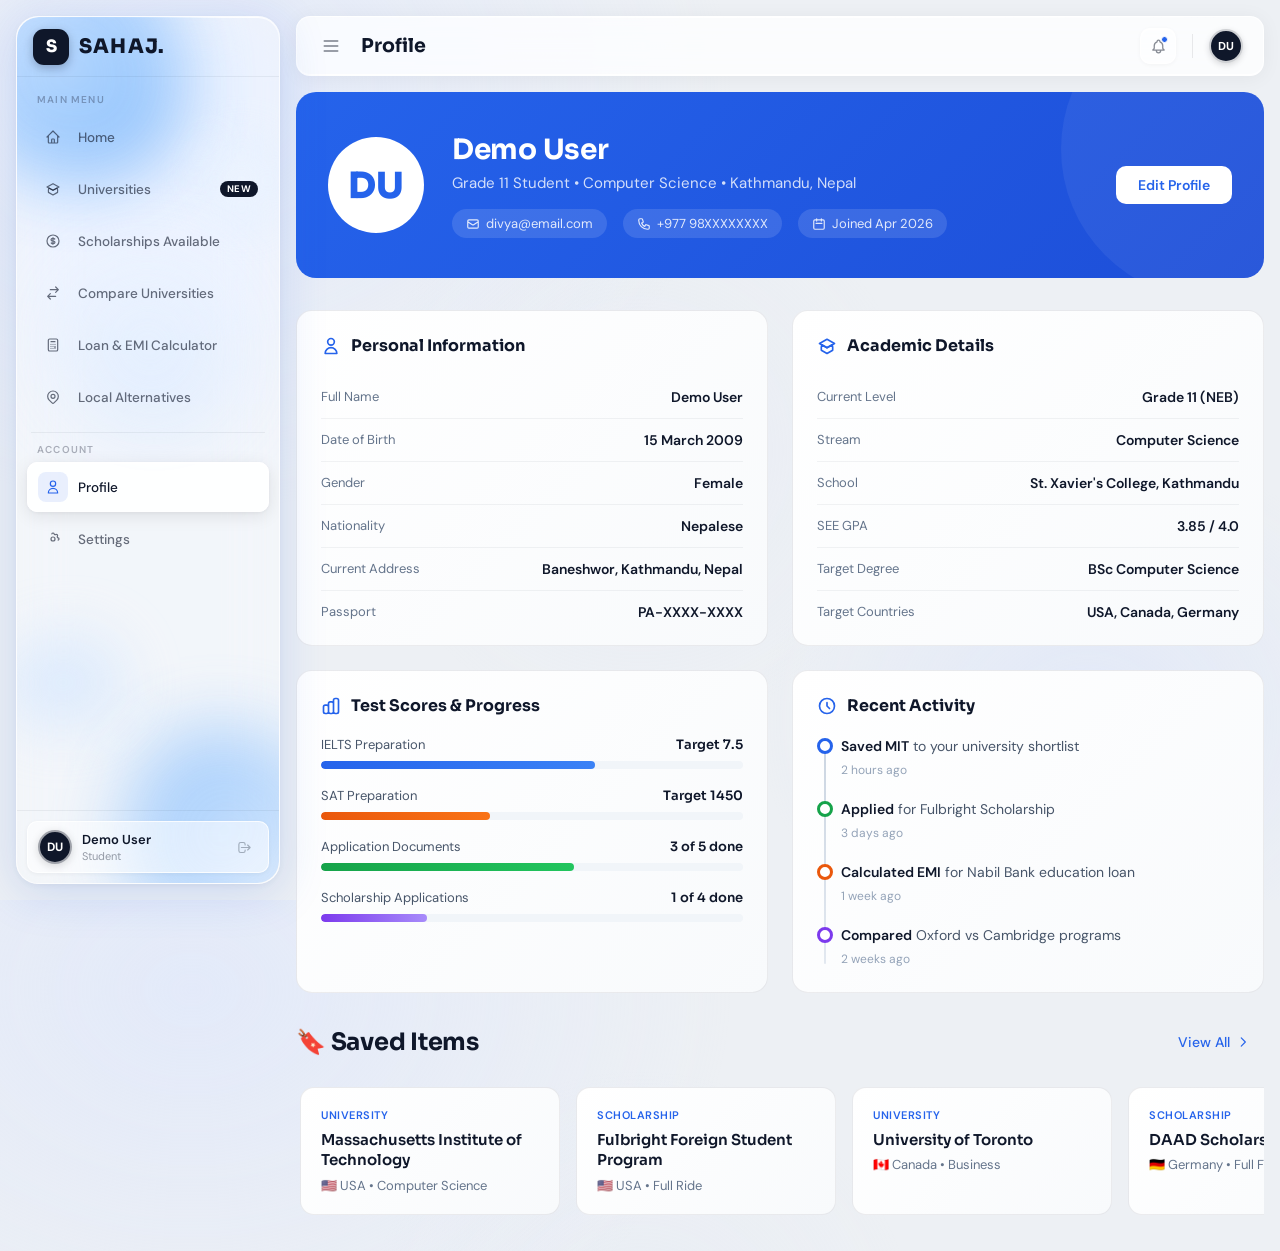
<file: pages/dashboard/profile.html>
<!doctype html>
<html lang="en">
  <head>
    <meta charset="UTF-8" />
    <meta name="viewport" content="width=device-width, initial-scale=1.0" />
    <title>Profile | Sahaj Shikshya</title>
    <link rel="preconnect" href="https://fonts.googleapis.com" />
    <link rel="preconnect" href="https://fonts.gstatic.com" crossorigin />
    <link
      href="https://fonts.googleapis.com/css2?family=DM+Sans:wght@400;500;600&family=Sora:wght@600;700;800&display=swap"
      rel="stylesheet"
    />
    <link rel="stylesheet" href="../../css/sidebar.css" />
    <link rel="stylesheet" href="../../css/pages.css" />
  </head>
  <body>
    <div id="drawer-overlay"></div>

    <!-- ═══ SIDEBAR ═══ -->
    <aside id="sidebar" class="sidebar">
      <div class="blob-canvas">
        <div class="blob blob-1"></div>
        <div class="blob blob-2"></div>
        <div class="blob blob-3"></div>
        <div class="blob blob-4"></div>
        <div class="blob blob-5"></div>
      </div>

      <div class="logo-area">
        <div class="logo-icon">S</div>
        <span class="logo-text collapsible">SAHAJ.</span>
      </div>

      <div class="nav-scroll">
        <p class="section-label">Main Menu</p>
        <nav>
          <button class="nav-item" data-page="Home">
            <div class="nav-icon-wrap">
              <svg
                fill="none"
                stroke="currentColor"
                stroke-width="1.8"
                viewBox="0 0 24 24"
              >
                <path
                  stroke-linecap="round"
                  stroke-linejoin="round"
                  d="M3 12l2-2m0 0l7-7 7 7M5 10v10a1 1 0 001 1h3m10-11l2 2m-2-2v10a1 1 0 01-1 1h-3m-6 0a1 1 0 001-1v-4a1 1 0 011-1h2a1 1 0 011 1v4a1 1 0 001 1m-6 0h6"
                />
              </svg>
            </div>
            <span class="nav-label collapsible">Home</span>
          </button>

          <button class="nav-item" data-page="Universities">
            <div class="nav-icon-wrap">
              <svg
                fill="none"
                stroke="currentColor"
                stroke-width="1.8"
                viewBox="0 0 24 24"
              >
                <path
                  stroke-linecap="round"
                  stroke-linejoin="round"
                  d="M12 14l9-5-9-5-9 5 9 5z"
                />
                <path
                  stroke-linecap="round"
                  stroke-linejoin="round"
                  d="M12 14l6.16-3.422a12.083 12.083 0 01.665 6.479L12 21l-6.825-3.943a12.083 12.083 0 01.665-6.479L12 14z"
                />
              </svg>
            </div>
            <span class="nav-label collapsible">Universities</span>
            <span class="nav-badge collapsible">New</span>
          </button>

          <button class="nav-item" data-page="Scholarships Available">
            <div class="nav-icon-wrap">
              <svg
                fill="none"
                stroke="currentColor"
                stroke-width="1.8"
                viewBox="0 0 24 24"
              >
                <path
                  stroke-linecap="round"
                  stroke-linejoin="round"
                  d="M12 8c-1.657 0-3 .895-3 2s1.343 2 3 2 3 .895 3 2-1.343 2-3 2m0-8c1.11 0 2.08.402 2.599 1M12 8V7m0 1v8m0 0v1m0-1c-1.11 0-2.08-.402-2.599-1M21 12a9 9 0 11-18 0 9 9 0 0118 0z"
                />
              </svg>
            </div>
            <span class="nav-label collapsible">Scholarships Available</span>
          </button>

          <button class="nav-item" data-page="Compare Universities">
            <div class="nav-icon-wrap">
              <svg
                fill="none"
                stroke="currentColor"
                stroke-width="1.8"
                viewBox="0 0 24 24"
              >
                <path
                  stroke-linecap="round"
                  stroke-linejoin="round"
                  d="M8 7h12m0 0l-4-4m4 4l-4 4m0 6H4m0 0l4 4m-4-4l4-4"
                />
              </svg>
            </div>
            <span class="nav-label collapsible">Compare Universities</span>
          </button>

          <button class="nav-item" data-page="Loan & EMI Calculator">
            <div class="nav-icon-wrap">
              <svg
                fill="none"
                stroke="currentColor"
                stroke-width="1.8"
                viewBox="0 0 24 24"
              >
                <path
                  stroke-linecap="round"
                  stroke-linejoin="round"
                  d="M9 7h6m0 10v-3m-3 3h.01M9 17h.01M9 14h.01M12 14h.01M15 11h.01M12 11h.01M9 11h.01M7 21h10a2 2 0 002-2V5a2 2 0 00-2-2H7a2 2 0 00-2 2v14a2 2 0 002 2z"
                />
              </svg>
            </div>
            <span class="nav-label collapsible">Loan & EMI Calculator</span>
          </button>

          <button class="nav-item" data-page="Local Alternatives">
            <div class="nav-icon-wrap">
              <svg
                fill="none"
                stroke="currentColor"
                stroke-width="1.8"
                viewBox="0 0 24 24"
              >
                <path
                  stroke-linecap="round"
                  stroke-linejoin="round"
                  d="M17.657 16.657L13.414 20.9a1.998 1.998 0 01-2.827 0l-4.244-4.243a8 8 0 1111.314 0z"
                />
                <path
                  stroke-linecap="round"
                  stroke-linejoin="round"
                  d="M15 11a3 3 0 11-6 0 3 3 0 016 0z"
                />
              </svg>
            </div>
            <span class="nav-label collapsible">Local Alternatives</span>
          </button>
        </nav>

        <div class="nav-divider"></div>
        <p class="section-label">Account</p>
        <nav>
          <button class="nav-item active" data-page="Profile">
            <div class="nav-icon-wrap">
              <svg
                fill="none"
                stroke="currentColor"
                stroke-width="1.8"
                viewBox="0 0 24 24"
              >
                <path
                  stroke-linecap="round"
                  stroke-linejoin="round"
                  d="M16 7a4 4 0 11-8 0 4 4 0 018 0zM12 14a7 7 0 00-7 7h14a7 7 0 00-7-7z"
                />
              </svg>
            </div>
            <span class="nav-label collapsible">Profile</span>
          </button>

          <button class="nav-item" data-page="Settings">
            <div class="nav-icon-wrap">
              <svg
                fill="none"
                stroke="currentColor"
                stroke-width="1.8"
                viewBox="0 0 24 24"
              >
                <path
                  stroke-linecap="round"
                  stroke-linejoin="round"
                  d="M10.325 4.317c.426-1.756 2.924-1.756 3.35 0a1.724 1.724 0 002.573 1.066c1.543-.94 3.31.826 2.37 2.37a1.724 1.724 0 001.065 2.572c1.756.426 1.756 2.924 0 3.35a1.724 0 00-1.066 2.573c.94 1.543-.826 3.31-2.37 2.37a1.724 1.724 0 00-2.572 1.065c-.426 1.756-2.924 1.756-3.35 0a1.724 0 00-2.573-1.066c-1.543.94-3.31-.826-2.37-2.37a1.724 1.724 0 00-1.065-2.572c-1.756-.426-1.756-2.924 0-3.35a1.724 1.724 0 001.066-2.573c-.94-1.543.826-3.31 2.37-2.37.996.608 2.296.07 2.572-1.065z"
                />
                <path
                  stroke-linecap="round"
                  stroke-linejoin="round"
                  d="M15 12a3 3 0 11-6 0 3 3 0 016 0z"
                />
              </svg>
            </div>
            <span class="nav-label collapsible">Settings</span>
          </button>
        </nav>
      </div>

      <div class="user-footer">
        <div class="user-card">
          <div class="user-avatar">DS</div>
          <div class="user-info collapsible">
            <div class="user-name">Divya D. Sharma</div>
            <div class="user-role">Student</div>
          </div>
          <a href="login.html" class="logout-btn collapsible" title="Logout">
            <svg
              width="15"
              height="15"
              fill="none"
              stroke="currentColor"
              stroke-width="1.8"
              viewBox="0 0 24 24"
            >
              <path
                stroke-linecap="round"
                stroke-linejoin="round"
                d="M17 16l4-4m0 0l-4-4m4 4H7m6 4v1a3 3 0 01-3 3H6a3 3 0 01-3-3V7a3 3 0 013-3h4a3 3 0 013 3v1"
              />
            </svg>
          </a>
        </div>
      </div>
    </aside>

    <!-- ═══ TOPBAR ═══ -->
    <header class="topbar">
      <button class="hamburger" id="sidebar-toggle" aria-label="Toggle sidebar">
        <svg
          width="20"
          height="20"
          fill="none"
          stroke="currentColor"
          stroke-width="2"
          viewBox="0 0 24 24"
        >
          <path
            stroke-linecap="round"
            stroke-linejoin="round"
            d="M4 6h16M4 12h16M4 18h16"
          />
        </svg>
      </button>
      <h1 class="topbar-title" id="page-title">Profile</h1>
      <button class="icon-btn" aria-label="Notifications">
        <svg
          width="17"
          height="17"
          fill="none"
          stroke="currentColor"
          stroke-width="1.8"
          viewBox="0 0 24 24"
        >
          <path
            stroke-linecap="round"
            stroke-linejoin="round"
            d="M15 17h5l-1.405-1.405A2.032 2.032 0 0118 14.158V11a6.002 6.002 0 00-4-5.659V5a2 2 0 10-4 0v.341C7.67 6.165 6 8.388 6 11v3.159c0 .538-.214 1.055-.595 1.436L4 17h5m6 0v1a3 3 0 11-6 0v-1m6 0H9"
          />
        </svg>
        <span class="notif-dot"></span>
      </button>
      <div class="topbar-divider"></div>
      <div class="topbar-avatar">DS</div>
    </header>

    <!-- ═══ MAIN ═══ -->
    <main class="main-content">
      <!-- Profile Header -->
      <div class="profile-header-card">
        <div class="profile-avatar-lg">DS</div>
        <div class="profile-header-info">
          <h2 data-demo-user-name>Divya D. Sharma</h2>
          <p>
            Grade 11 Student &bull; Computer Science &bull; Kathmandu, Nepal
          </p>
          <div class="profile-header-meta">
            <span>
              <svg
                width="14"
                height="14"
                fill="none"
                stroke="currentColor"
                stroke-width="2"
                viewBox="0 0 24 24"
              >
                <path
                  stroke-linecap="round"
                  stroke-linejoin="round"
                  d="M3 8l7.89 5.26a2 2 0 002.22 0L21 8M5 19h14a2 2 0 002-2V7a2 2 0 00-2-2H5a2 2 0 00-2 2v10a2 2 0 002 2z"
                />
              </svg>
              divya@email.com
            </span>
            <span>
              <svg
                width="14"
                height="14"
                fill="none"
                stroke="currentColor"
                stroke-width="2"
                viewBox="0 0 24 24"
              >
                <path
                  stroke-linecap="round"
                  stroke-linejoin="round"
                  d="M3 5a2 2 0 012-2h3.28a1 1 0 01.948.684l1.498 4.493a1 1 0 01-.502 1.21l-2.257 1.13a11.042 11.042 0 005.516 5.516l1.13-2.257a1 1 0 011.21-.502l4.493 1.498a1 1 0 01.684.949V19a2 2 0 01-2 2h-1C9.716 21 3 14.284 3 6V5z"
                />
              </svg>
              +977 98XXXXXXXX
            </span>
            <span>
              <svg
                width="14"
                height="14"
                fill="none"
                stroke="currentColor"
                stroke-width="2"
                viewBox="0 0 24 24"
              >
                <path
                  stroke-linecap="round"
                  stroke-linejoin="round"
                  d="M8 7V3m8 4V3m-9 8h10M5 21h14a2 2 0 002-2V7a2 2 0 00-2-2H5a2 2 0 00-2 2v12a2 2 0 002 2z"
                />
              </svg>
              Joined Apr 2026
            </span>
          </div>
        </div>
        <button class="profile-edit-btn">Edit Profile</button>
      </div>

      <!-- Two Column Grid -->
      <div class="profile-grid">
        <!-- Personal Info -->
        <div class="profile-card">
          <h3>
            <svg
              width="20"
              height="20"
              fill="none"
              stroke="currentColor"
              stroke-width="2"
              viewBox="0 0 24 24"
            >
              <path
                stroke-linecap="round"
                stroke-linejoin="round"
                d="M16 7a4 4 0 11-8 0 4 4 0 018 0zM12 14a7 7 0 00-7 7h14a7 7 0 00-7-7z"
              />
            </svg>
            Personal Information
          </h3>
          <div class="info-row">
            <span class="info-label">Full Name</span>
            <span class="info-value" data-demo-user-name>Divya D. Sharma</span>
          </div>
          <div class="info-row">
            <span class="info-label">Date of Birth</span>
            <span class="info-value">15 March 2009</span>
          </div>
          <div class="info-row">
            <span class="info-label">Gender</span>
            <span class="info-value">Female</span>
          </div>
          <div class="info-row">
            <span class="info-label">Nationality</span>
            <span class="info-value">Nepalese</span>
          </div>
          <div class="info-row">
            <span class="info-label">Current Address</span>
            <span class="info-value">Baneshwor, Kathmandu, Nepal</span>
          </div>
          <div class="info-row">
            <span class="info-label">Passport</span>
            <span class="info-value">PA-XXXX-XXXX</span>
          </div>
        </div>

        <!-- Academic Info -->
        <div class="profile-card">
          <h3>
            <svg
              width="20"
              height="20"
              fill="none"
              stroke="currentColor"
              stroke-width="2"
              viewBox="0 0 24 24"
            >
              <path
                stroke-linecap="round"
                stroke-linejoin="round"
                d="M12 14l9-5-9-5-9 5 9 5z"
              />
              <path
                stroke-linecap="round"
                stroke-linejoin="round"
                d="M12 14l6.16-3.422a12.083 12.083 0 01.665 6.479L12 21l-6.825-3.943a12.083 12.083 0 01.665-6.479L12 14z"
              />
            </svg>
            Academic Details
          </h3>
          <div class="info-row">
            <span class="info-label">Current Level</span>
            <span class="info-value">Grade 11 (NEB)</span>
          </div>
          <div class="info-row">
            <span class="info-label">Stream</span>
            <span class="info-value">Computer Science</span>
          </div>
          <div class="info-row">
            <span class="info-label">School</span>
            <span class="info-value">St. Xavier's College, Kathmandu</span>
          </div>
          <div class="info-row">
            <span class="info-label">SEE GPA</span>
            <span class="info-value">3.85 / 4.0</span>
          </div>
          <div class="info-row">
            <span class="info-label">Target Degree</span>
            <span class="info-value">BSc Computer Science</span>
          </div>
          <div class="info-row">
            <span class="info-label">Target Countries</span>
            <span class="info-value">USA, Canada, Germany</span>
          </div>
        </div>

        <!-- Test Scores -->
        <div class="profile-card">
          <h3>
            <svg
              width="20"
              height="20"
              fill="none"
              stroke="currentColor"
              stroke-width="2"
              viewBox="0 0 24 24"
            >
              <path
                stroke-linecap="round"
                stroke-linejoin="round"
                d="M9 19v-6a2 2 0 00-2-2H5a2 2 0 00-2 2v6a2 2 0 002 2h2a2 2 0 002-2zm0 0V9a2 2 0 012-2h2a2 2 0 012 2v10m-6 0a2 2 0 002 2h2a2 2 0 002-2m0 0V5a2 2 0 012-2h2a2 2 0 012 2v14a2 2 0 01-2 2h-2a2 2 0 01-2-2z"
              />
            </svg>
            Test Scores & Progress
          </h3>
          <div class="progress-wrap">
            <div class="progress-header">
              <span class="progress-label">IELTS Preparation</span>
              <span class="progress-val">Target 7.5</span>
            </div>
            <div class="progress-track">
              <div class="progress-fill blue" style="width: 65%"></div>
            </div>
          </div>
          <div class="progress-wrap">
            <div class="progress-header">
              <span class="progress-label">SAT Preparation</span>
              <span class="progress-val">Target 1450</span>
            </div>
            <div class="progress-track">
              <div class="progress-fill orange" style="width: 40%"></div>
            </div>
          </div>
          <div class="progress-wrap">
            <div class="progress-header">
              <span class="progress-label">Application Documents</span>
              <span class="progress-val">3 of 5 done</span>
            </div>
            <div class="progress-track">
              <div class="progress-fill green" style="width: 60%"></div>
            </div>
          </div>
          <div class="progress-wrap">
            <div class="progress-header">
              <span class="progress-label">Scholarship Applications</span>
              <span class="progress-val">1 of 4 done</span>
            </div>
            <div class="progress-track">
              <div class="progress-fill purple" style="width: 25%"></div>
            </div>
          </div>
        </div>

        <!-- Recent Activity -->
        <div class="profile-card">
          <h3>
            <svg
              width="20"
              height="20"
              fill="none"
              stroke="currentColor"
              stroke-width="2"
              viewBox="0 0 24 24"
            >
              <path
                stroke-linecap="round"
                stroke-linejoin="round"
                d="M12 8v4l3 3m6-3a9 9 0 11-18 0 9 9 0 0118 0z"
              />
            </svg>
            Recent Activity
          </h3>
          <div class="timeline">
            <div class="timeline-item">
              <div class="timeline-dot blue"></div>
              <div class="timeline-content">
                <strong>Saved MIT</strong> to your university shortlist
                <div class="timeline-time">2 hours ago</div>
              </div>
            </div>
            <div class="timeline-item">
              <div class="timeline-dot green"></div>
              <div class="timeline-content">
                <strong>Applied</strong> for Fulbright Scholarship
                <div class="timeline-time">3 days ago</div>
              </div>
            </div>
            <div class="timeline-item">
              <div class="timeline-dot orange"></div>
              <div class="timeline-content">
                <strong>Calculated EMI</strong> for Nabil Bank education loan
                <div class="timeline-time">1 week ago</div>
              </div>
            </div>
            <div class="timeline-item">
              <div class="timeline-dot purple"></div>
              <div class="timeline-content">
                <strong>Compared</strong> Oxford vs Cambridge programs
                <div class="timeline-time">2 weeks ago</div>
              </div>
            </div>
          </div>
        </div>
      </div>

      <!-- Saved Items -->
      <div class="page-section">
        <div class="section-header">
          <h2>🔖 Saved Items</h2>
          <button class="action-link">
            View All
            <svg
              width="14"
              height="14"
              fill="none"
              stroke="currentColor"
              stroke-width="2"
              viewBox="0 0 24 24"
            >
              <path
                stroke-linecap="round"
                stroke-linejoin="round"
                d="M9 5l7 7-7 7"
              />
            </svg>
          </button>
        </div>
        <div class="saved-scroll">
          <div class="saved-card">
            <div class="saved-type">University</div>
            <div class="saved-name">Massachusetts Institute of Technology</div>
            <div class="saved-meta">🇺🇸 USA &bull; Computer Science</div>
          </div>
          <div class="saved-card">
            <div class="saved-type">Scholarship</div>
            <div class="saved-name">Fulbright Foreign Student Program</div>
            <div class="saved-meta">🇺🇸 USA &bull; Full Ride</div>
          </div>
          <div class="saved-card">
            <div class="saved-type">University</div>
            <div class="saved-name">University of Toronto</div>
            <div class="saved-meta">🇨🇦 Canada &bull; Business</div>
          </div>
          <div class="saved-card">
            <div class="saved-type">Scholarship</div>
            <div class="saved-name">DAAD Scholarship</div>
            <div class="saved-meta">🇩🇪 Germany &bull; Full Funding</div>
          </div>
          <div class="saved-card">
            <div class="saved-type">University</div>
            <div class="saved-name">ETH Zurich</div>
            <div class="saved-meta">🇨🇭 Switzerland &bull; Engineering</div>
          </div>
        </div>
      </div>
    </main>

    <script>
      /* ══════════════════════════════════════
         SIDEBAR (preserved)
         ══════════════════════════════════════ */
      const body = document.body;
      const toggle = document.getElementById("sidebar-toggle");
      const overlay = document.getElementById("drawer-overlay");
      const navItems = document.querySelectorAll(".nav-item");
      const pageTitle = document.getElementById("page-title");

      function initLayout() {
        const w = window.innerWidth;
        body.classList.remove("sidebar-collapsed", "mobile-open");
        if (w >= 768 && w < 1200) body.classList.add("sidebar-collapsed");
      }
      initLayout();

      navItems.forEach((item) => {
        item.addEventListener("click", () => {
          navItems.forEach((n) => n.classList.remove("active"));
          item.classList.add("active");
          const label = item.querySelector(".nav-label");
          if (label) pageTitle.textContent = label.textContent.trim();
          if (window.innerWidth < 768) body.classList.remove("mobile-open");
        });
      });

      toggle.addEventListener("click", () => {
        if (window.innerWidth < 768) body.classList.toggle("mobile-open");
        else body.classList.toggle("sidebar-collapsed");
      });

      overlay.addEventListener("click", () =>
        body.classList.remove("mobile-open"),
      );
      window.addEventListener("resize", () => {
        if (window.innerWidth >= 768) body.classList.remove("mobile-open");
      });
    </script>
    <script src="../../js/demo-auth.js"></script>
  </body>
</html>
</file>
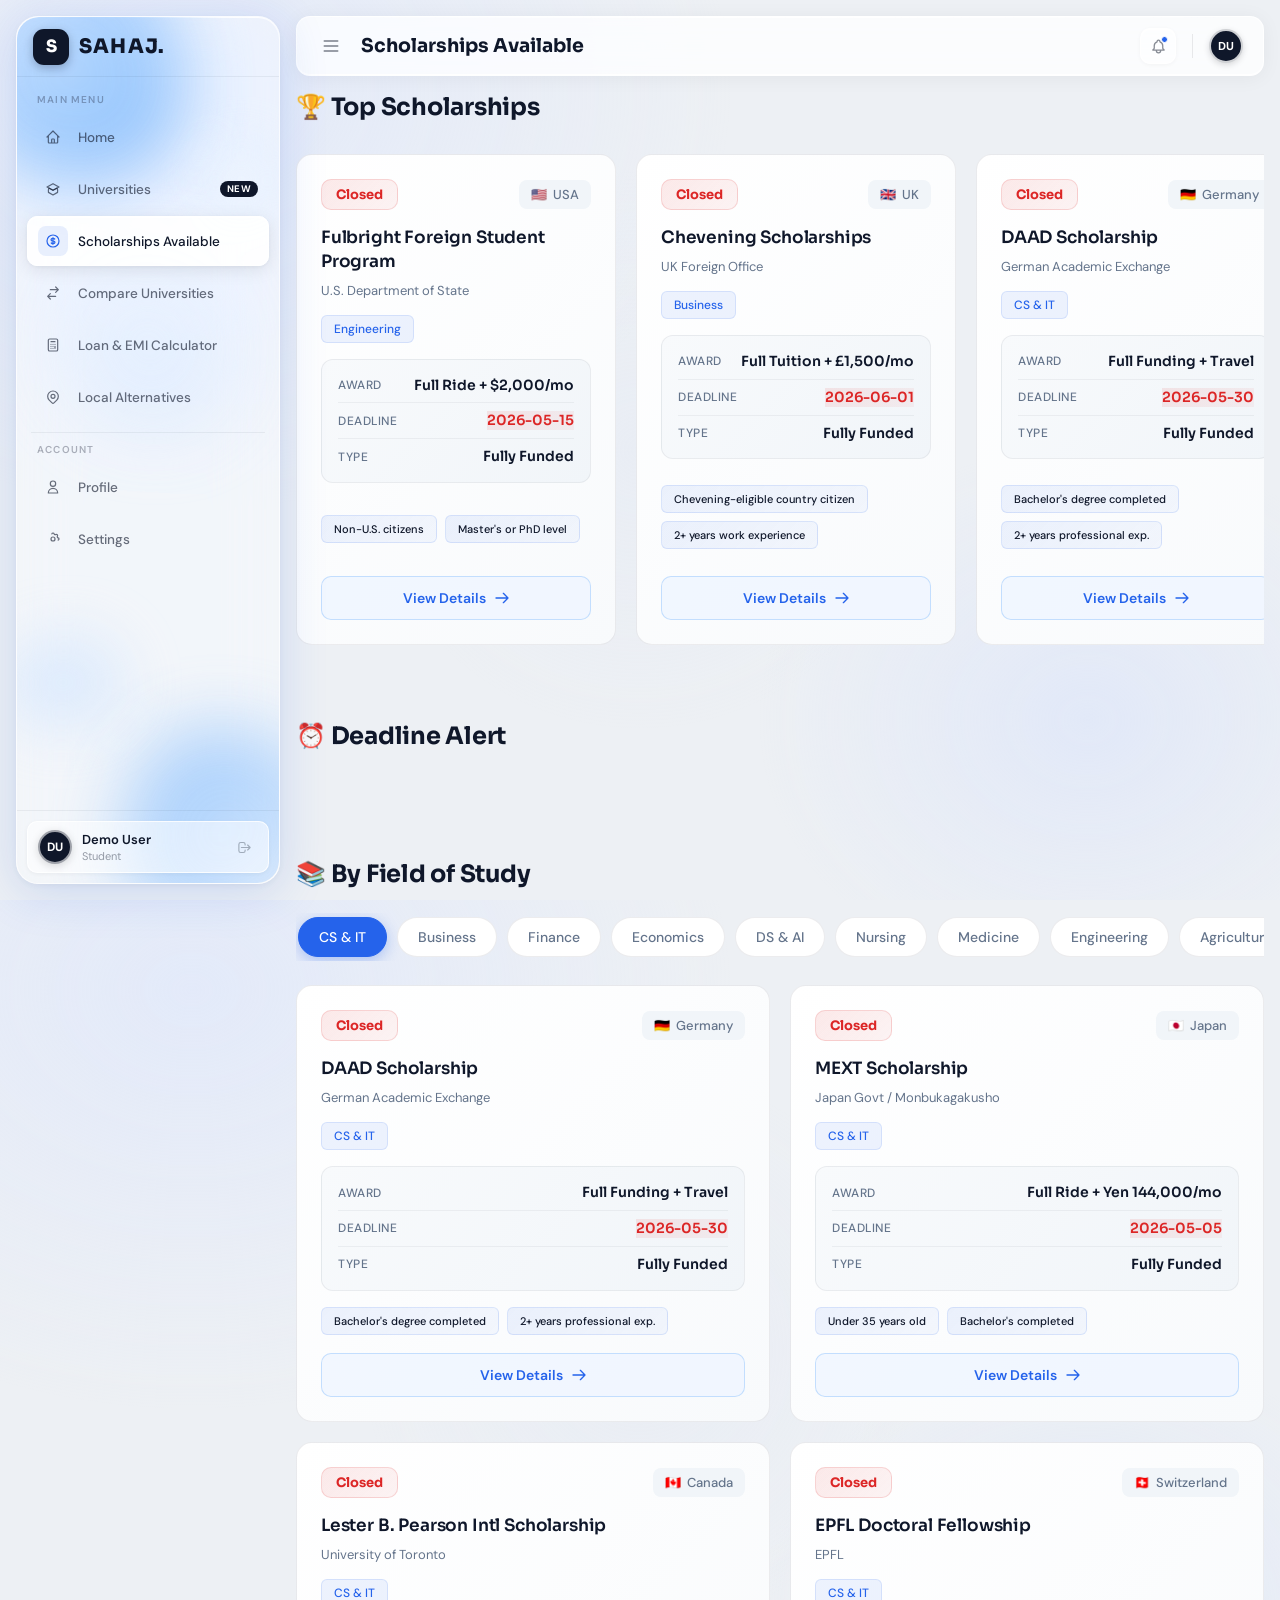
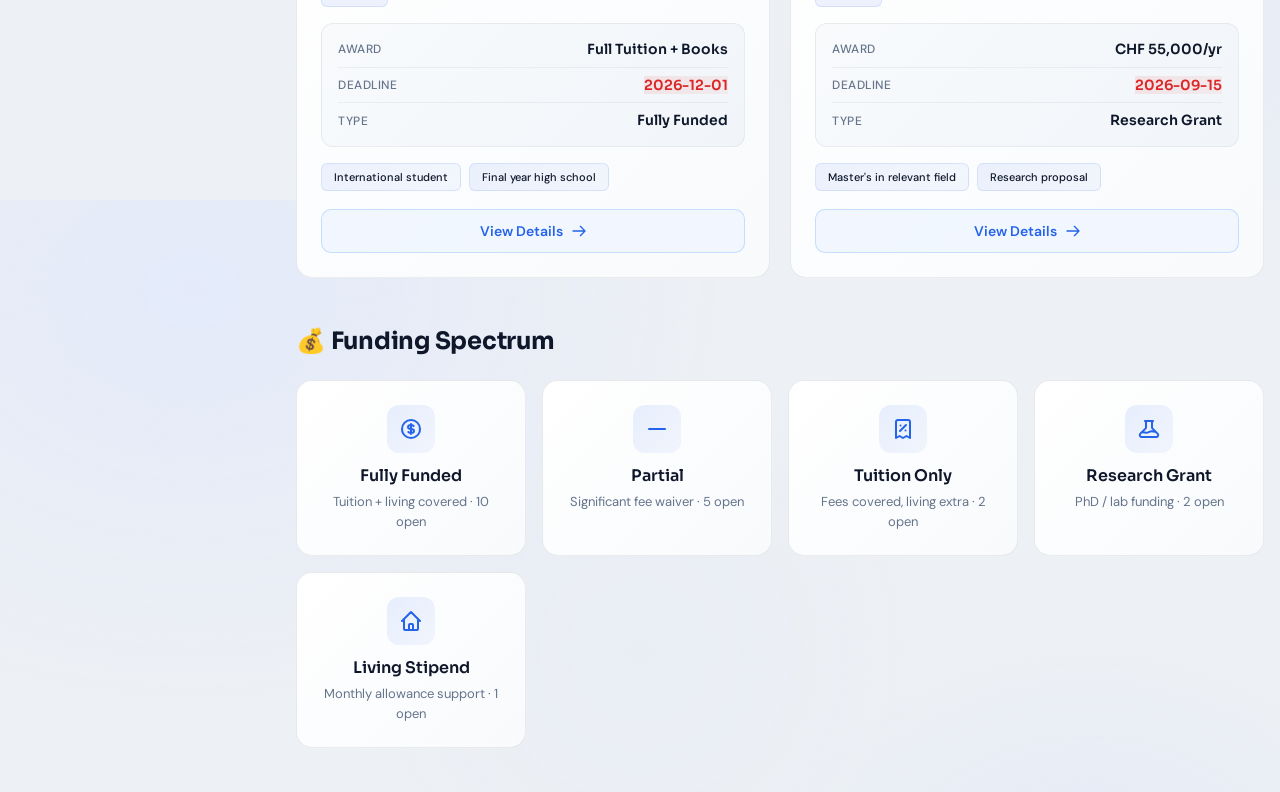
<file: pages/dashboard/scholarships.html>
<!doctype html>
<html lang="en">
  <head>
    <meta charset="UTF-8" />
    <meta name="viewport" content="width=device-width, initial-scale=1.0" />
    <title>Scholarships | Sahaj Shikshya</title>
    <link rel="preconnect" href="https://fonts.googleapis.com" />
    <link rel="preconnect" href="https://fonts.gstatic.com" crossorigin />
    <link
      href="https://fonts.googleapis.com/css2?family=DM+Sans:wght@400;500;600&family=Sora:wght@600;700;800&display=swap"
      rel="stylesheet"
    />
    <link rel="stylesheet" href="../../css/sidebar.css" />
    <link rel="stylesheet" href="../../css/pages.css" />
  </head>
  <body>
    <div id="drawer-overlay"></div>

    <!-- ═══ SIDEBAR ═══ -->
    <aside id="sidebar" class="sidebar">
      <div class="blob-canvas">
        <div class="blob blob-1"></div>
        <div class="blob blob-2"></div>
        <div class="blob blob-3"></div>
        <div class="blob blob-4"></div>
        <div class="blob blob-5"></div>
      </div>

      <div class="logo-area">
        <div class="logo-icon">S</div>
        <span class="logo-text collapsible">SAHAJ.</span>
      </div>

      <div class="nav-scroll">
        <p class="section-label">Main Menu</p>
        <nav>
          <button class="nav-item" data-page="Home">
            <div class="nav-icon-wrap">
              <svg
                fill="none"
                stroke="currentColor"
                stroke-width="1.8"
                viewBox="0 0 24 24"
              >
                <path
                  stroke-linecap="round"
                  stroke-linejoin="round"
                  d="M3 12l2-2m0 0l7-7 7 7M5 10v10a1 1 0 001 1h3m10-11l2 2m-2-2v10a1 1 0 01-1 1h-3m-6 0a1 1 0 001-1v-4a1 1 0 011-1h2a1 1 0 011 1v4a1 1 0 001 1m-6 0h6"
                />
              </svg>
            </div>
            <span class="nav-label collapsible">Home</span>
          </button>

          <button class="nav-item" data-page="Universities">
            <div class="nav-icon-wrap">
              <svg
                fill="none"
                stroke="currentColor"
                stroke-width="1.8"
                viewBox="0 0 24 24"
              >
                <path
                  stroke-linecap="round"
                  stroke-linejoin="round"
                  d="M12 14l9-5-9-5-9 5 9 5z"
                />
                <path
                  stroke-linecap="round"
                  stroke-linejoin="round"
                  d="M12 14l6.16-3.422a12.083 12.083 0 01.665 6.479L12 21l-6.825-3.943a12.083 12.083 0 01.665-6.479L12 14z"
                />
              </svg>
            </div>
            <span class="nav-label collapsible">Universities</span>
            <span class="nav-badge collapsible">New</span>
          </button>

          <button class="nav-item active" data-page="Scholarships Available">
            <div class="nav-icon-wrap">
              <svg
                fill="none"
                stroke="currentColor"
                stroke-width="1.8"
                viewBox="0 0 24 24"
              >
                <path
                  stroke-linecap="round"
                  stroke-linejoin="round"
                  d="M12 8c-1.657 0-3 .895-3 2s1.343 2 3 2 3 .895 3 2-1.343 2-3 2m0-8c1.11 0 2.08.402 2.599 1M12 8V7m0 1v8m0 0v1m0-1c-1.11 0-2.08-.402-2.599-1M21 12a9 9 0 11-18 0 9 9 0 0118 0z"
                />
              </svg>
            </div>
            <span class="nav-label collapsible">Scholarships Available</span>
          </button>

          <button class="nav-item" data-page="Compare Universities">
            <div class="nav-icon-wrap">
              <svg
                fill="none"
                stroke="currentColor"
                stroke-width="1.8"
                viewBox="0 0 24 24"
              >
                <path
                  stroke-linecap="round"
                  stroke-linejoin="round"
                  d="M8 7h12m0 0l-4-4m4 4l-4 4m0 6H4m0 0l4 4m-4-4l4-4"
                />
              </svg>
            </div>
            <span class="nav-label collapsible">Compare Universities</span>
          </button>

          <button class="nav-item" data-page="Loan & EMI Calculator">
            <div class="nav-icon-wrap">
              <svg
                fill="none"
                stroke="currentColor"
                stroke-width="1.8"
                viewBox="0 0 24 24"
              >
                <path
                  stroke-linecap="round"
                  stroke-linejoin="round"
                  d="M9 7h6m0 10v-3m-3 3h.01M9 17h.01M9 14h.01M12 14h.01M15 11h.01M12 11h.01M9 11h.01M7 21h10a2 2 0 002-2V5a2 2 0 00-2-2H7a2 2 0 00-2 2v14a2 2 0 002 2z"
                />
              </svg>
            </div>
            <span class="nav-label collapsible">Loan & EMI Calculator</span>
          </button>

          <button class="nav-item" data-page="Local Alternatives">
            <div class="nav-icon-wrap">
              <svg
                fill="none"
                stroke="currentColor"
                stroke-width="1.8"
                viewBox="0 0 24 24"
              >
                <path
                  stroke-linecap="round"
                  stroke-linejoin="round"
                  d="M17.657 16.657L13.414 20.9a1.998 1.998 0 01-2.827 0l-4.244-4.243a8 8 0 1111.314 0z"
                />
                <path
                  stroke-linecap="round"
                  stroke-linejoin="round"
                  d="M15 11a3 3 0 11-6 0 3 3 0 016 0z"
                />
              </svg>
            </div>
            <span class="nav-label collapsible">Local Alternatives</span>
          </button>
        </nav>

        <div class="nav-divider"></div>
        <p class="section-label">Account</p>
        <nav>
          <button class="nav-item" data-page="Profile">
            <div class="nav-icon-wrap">
              <svg
                fill="none"
                stroke="currentColor"
                stroke-width="1.8"
                viewBox="0 0 24 24"
              >
                <path
                  stroke-linecap="round"
                  stroke-linejoin="round"
                  d="M16 7a4 4 0 11-8 0 4 4 0 018 0zM12 14a7 7 0 00-7 7h14a7 7 0 00-7-7z"
                />
              </svg>
            </div>
            <span class="nav-label collapsible">Profile</span>
          </button>

          <button class="nav-item" data-page="Settings">
            <div class="nav-icon-wrap">
              <svg
                fill="none"
                stroke="currentColor"
                stroke-width="1.8"
                viewBox="0 0 24 24"
              >
                <path
                  stroke-linecap="round"
                  stroke-linejoin="round"
                  d="M10.325 4.317c.426-1.756 2.924-1.756 3.35 0a1.724 1.724 0 002.573 1.066c1.543-.94 3.31.826 2.37 2.37a1.724 1.724 0 001.065 2.572c1.756.426 1.756 2.924 0 3.35a1.724 0 00-1.066 2.573c.94 1.543-.826 3.31-2.37 2.37a1.724 1.724 0 00-2.572 1.065c-.426 1.756-2.924 1.756-3.35 0a1.724 0 00-2.573-1.066c-1.543.94-3.31-.826-2.37-2.37a1.724 1.724 0 00-1.065-2.572c-1.756-.426-1.756-2.924 0-3.35a1.724 1.724 0 001.066-2.573c-.94-1.543.826-3.31 2.37-2.37.996.608 2.296.07 2.572-1.065z"
                />
                <path
                  stroke-linecap="round"
                  stroke-linejoin="round"
                  d="M15 12a3 3 0 11-6 0 3 3 0 016 0z"
                />
              </svg>
            </div>
            <span class="nav-label collapsible">Settings</span>
          </button>
        </nav>
      </div>

      <div class="user-footer">
        <div class="user-card">
          <div class="user-avatar">DS</div>
          <div class="user-info collapsible">
            <div class="user-name">Divya D. Sharma</div>
            <div class="user-role">Student</div>
          </div>
          <a href="login.html" class="logout-btn collapsible" title="Logout">
            <svg
              width="15"
              height="15"
              fill="none"
              stroke="currentColor"
              stroke-width="1.8"
              viewBox="0 0 24 24"
            >
              <path
                stroke-linecap="round"
                stroke-linejoin="round"
                d="M17 16l4-4m0 0l-4-4m4 4H7m6 4v1a3 3 0 01-3 3H6a3 3 0 01-3-3V7a3 3 0 013-3h4a3 3 0 013 3v1"
              />
            </svg>
          </a>
        </div>
      </div>
    </aside>

    <!-- ═══ TOPBAR ═══ -->
    <header class="topbar">
      <button class="hamburger" id="sidebar-toggle" aria-label="Toggle sidebar">
        <svg
          width="20"
          height="20"
          fill="none"
          stroke="currentColor"
          stroke-width="2"
          viewBox="0 0 24 24"
        >
          <path
            stroke-linecap="round"
            stroke-linejoin="round"
            d="M4 6h16M4 12h16M4 18h16"
          />
        </svg>
      </button>
      <h1 class="topbar-title" id="page-title">Scholarships</h1>
      <button class="icon-btn" aria-label="Notifications">
        <svg
          width="17"
          height="17"
          fill="none"
          stroke="currentColor"
          stroke-width="1.8"
          viewBox="0 0 24 24"
        >
          <path
            stroke-linecap="round"
            stroke-linejoin="round"
            d="M15 17h5l-1.405-1.405A2.032 2.032 0 0118 14.158V11a6.002 6.002 0 00-4-5.659V5a2 2 0 10-4 0v.341C7.67 6.165 6 8.388 6 11v3.159c0 .538-.214 1.055-.595 1.436L4 17h5m6 0v1a3 3 0 11-6 0v-1m6 0H9"
          />
        </svg>
        <span class="notif-dot"></span>
      </button>
      <div class="topbar-divider"></div>
      <div class="topbar-avatar">DS</div>
    </header>

    <!-- ═══ MODAL ═══ -->
    <div class="modal-overlay" id="sch-modal">
      <div class="modal-box">
        <div class="modal-header">
          <div class="modal-header-left">
            <div class="modal-badge blue" id="modal-type">Type</div>
            <h2 class="modal-title" id="modal-name">Name</h2>
            <div class="modal-subtitle">
              <span id="modal-flag"></span>
              <span id="modal-provider"></span>
            </div>
          </div>
          <button class="modal-close" id="modal-close">
            <svg
              width="18"
              height="18"
              fill="none"
              stroke="currentColor"
              stroke-width="2"
              viewBox="0 0 24 24"
            >
              <path
                stroke-linecap="round"
                stroke-linejoin="round"
                d="M6 18L18 6M6 6l12 12"
              />
            </svg>
          </button>
        </div>
        <div class="modal-body">
          <div class="modal-tag" id="modal-field">Field</div>
          <div class="modal-stats">
            <div class="modal-stat-box">
              <div class="modal-stat-label">Award Amount</div>
              <div class="modal-stat-value" id="modal-amount">$0</div>
            </div>
            <div class="modal-stat-box">
              <div class="modal-stat-label">Deadline</div>
              <div class="modal-stat-value" id="modal-deadline">Date</div>
            </div>
            <div class="modal-stat-box">
              <div class="modal-stat-label">Days Left</div>
              <div class="modal-stat-value" id="modal-days">0</div>
            </div>
          </div>
          <div class="modal-section">
            <div class="modal-section-title">
              <svg
                fill="none"
                stroke="currentColor"
                stroke-width="2"
                viewBox="0 0 24 24"
              >
                <path
                  stroke-linecap="round"
                  stroke-linejoin="round"
                  d="M13 16h-1v-4h-1m1-4h.01M21 12a9 9 0 11-18 0 9 9 0 0118 0z"
                />
              </svg>
              Description
            </div>
            <p
              id="modal-desc"
              style="
                font-family: &quot;DM Sans&quot;, sans-serif;
                font-size: 14px;
                color: #475569;
                line-height: 1.7;
                margin: 0;
              "
            ></p>
          </div>
          <div class="modal-section">
            <div class="modal-section-title">
              <svg
                fill="none"
                stroke="currentColor"
                stroke-width="2"
                viewBox="0 0 24 24"
              >
                <path
                  stroke-linecap="round"
                  stroke-linejoin="round"
                  d="M9 12l2 2 4-4m5.618-4.016A11.955 11.955 0 0112 2.944a11.955 11.955 0 01-8.618 3.04A12.02 12.02 0 003 9c0 5.591 3.824 10.29 9 11.622 5.176-1.332 9-6.03 9-11.622 0-1.042-.133-2.052-.382-3.016z"
                />
              </svg>
              Eligibility
            </div>
            <ul class="modal-list" id="modal-eligibility"></ul>
          </div>
          <div class="modal-section">
            <div class="modal-section-title">
              <svg
                fill="none"
                stroke="currentColor"
                stroke-width="2"
                viewBox="0 0 24 24"
              >
                <path
                  stroke-linecap="round"
                  stroke-linejoin="round"
                  d="M9 5H7a2 2 0 00-2 2v12a2 2 0 002 2h10a2 2 0 002-2V7a2 2 0 00-2-2h-2M9 5a2 2 0 002 2h2a2 2 0 002-2M9 5a2 2 0 012-2h2a2 2 0 012 2"
                />
              </svg>
              How to Apply
            </div>
            <ul class="modal-list" id="modal-steps"></ul>
          </div>
          <div class="modal-footer-note" id="modal-note">
            Dates are subject to change. Always verify on the official provider
            website.
          </div>
        </div>
      </div>
    </div>

    <!-- ═══ MAIN ═══ -->
    <main class="main-content">
      <!-- 1) TOP SCHOLARSHIPS -->
      <div class="page-section">
        <div class="section-header">
          <h2>🏆 Top Scholarships</h2>
        </div>
        <div class="scroll-row" id="top-sch-row"></div>
      </div>

      <!-- 2) DEADLINE ALERT -->
      <div class="page-section">
        <div class="section-header">
          <h2>⏰ Deadline Alert</h2>
        </div>
        <div class="scroll-row" id="deadline-row"></div>
      </div>

      <!-- 3) BY FIELD OF STUDY -->
      <div class="page-section">
        <div class="section-header">
          <h2>📚 By Field of Study</h2>
        </div>
        <div class="tabs-wrapper">
          <div class="tabs-row" id="field-tabs"></div>
        </div>
        <div class="content-grid" id="field-grid"></div>
      </div>

      <!-- 4) FUNDING SPECTRUM -->
      <div class="page-section">
        <div class="section-header">
          <h2>💰 Funding Spectrum</h2>
          <button class="action-link" id="spectrum-reset" style="display: none">
            Show All
            <svg
              width="14"
              height="14"
              fill="none"
              stroke="currentColor"
              stroke-width="2"
              viewBox="0 0 24 24"
            >
              <path
                stroke-linecap="round"
                stroke-linejoin="round"
                d="M4 4v5h.582m15.356 2A8.001 8.001 0 004.582 9m0 0H9m11 11v-5h-.581m0 0a8.003 8.003 0 01-15.357-2m15.357 2H15"
              />
            </svg>
          </button>
        </div>
        <div class="spectrum-grid" id="spectrum-grid"></div>
        <div id="spectrum-results" style="margin-top: 28px">
          <div
            class="group-title"
            id="spectrum-result-title"
            style="display: none"
          ></div>
          <div class="content-grid" id="spectrum-result-grid"></div>
        </div>
      </div>
    </main>

    <script>
      /* ══════════════════════════════════════
         SIDEBAR LOGIC (preserved)
         ══════════════════════════════════════ */
      const body = document.body;
      const toggle = document.getElementById("sidebar-toggle");
      const overlay = document.getElementById("drawer-overlay");
      const navItems = document.querySelectorAll(".nav-item");
      const pageTitle = document.getElementById("page-title");

      function initLayout() {
        const w = window.innerWidth;
        body.classList.remove("sidebar-collapsed", "mobile-open");
        if (w >= 768 && w < 1200) body.classList.add("sidebar-collapsed");
      }
      initLayout();

      navItems.forEach((item) => {
        item.addEventListener("click", () => {
          navItems.forEach((n) => n.classList.remove("active"));
          item.classList.add("active");
          const label = item.querySelector(".nav-label");
          if (label) pageTitle.textContent = label.textContent.trim();
          if (window.innerWidth < 768) body.classList.remove("mobile-open");
        });
      });

      toggle.addEventListener("click", () => {
        if (window.innerWidth < 768) body.classList.toggle("mobile-open");
        else body.classList.toggle("sidebar-collapsed");
      });

      overlay.addEventListener("click", () =>
        body.classList.remove("mobile-open"),
      );
      window.addEventListener("resize", () => {
        if (window.innerWidth >= 768) body.classList.remove("mobile-open");
      });

      /* ══════════════════════════════════════
         SCHOLARSHIP DATA
         ══════════════════════════════════════ */
      const FLAGS = {
        USA: "🇺🇸",
        UK: "🇬🇧",
        Canada: "🇨🇦",
        Australia: "🇦🇺",
        Germany: "🇩🇪",
        France: "🇫🇷",
        Japan: "🇯🇵",
        Netherlands: "🇳🇱",
        Switzerland: "🇨🇭",
        Sweden: "🇸🇪",
        "New Zealand": "🇳🇿",
        India: "🇮🇳",
      };
      function getFlag(c) {
        return FLAGS[c] || "🌍";
      }

      const TYPE_LABELS = {
        full: "Fully Funded",
        partial: "Partial Scholarship",
        tuition: "Tuition Only",
        research: "Research Grant",
        living: "Living Stipend",
      };

      const FIELDS = [
        "Computer Science and Information Systems",
        "Business and Management Studies",
        "Finance (Accounting and Finance)",
        "Economics and Econometrics",
        "Data Science and Artificial Intelligence",
        "Nursing",
        "Medicine",
        "Engineering and Technology",
        "Agriculture and Forestry",
        "Environmental Sciences",
      ];

      const SCHOLARSHIPS = [
        {
          id: 1,
          name: "Fulbright Foreign Student Program",
          provider: "U.S. Department of State",
          country: "USA",
          field: "Engineering and Technology",
          amount: "Full Ride + $2,000/mo",
          deadline: "2026-05-15",
          type: "full",
          featured: true,
          eligibility: [
            "Non-U.S. citizens",
            "Master's or PhD level",
            "Strong academic record",
          ],
          description:
            "The Fulbright Program enables graduate students to study and conduct research in the United States at top-tier institutions.",
          apply_steps: [
            "Prepare academic transcripts",
            "Write research proposal",
            "Secure 3 letters of recommendation",
            "Submit online application via embassy",
          ],
        },
        {
          id: 2,
          name: "Chevening Scholarships",
          provider: "UK Foreign Office",
          country: "UK",
          field: "Business and Management Studies",
          amount: "Full Tuition + £1,500/mo",
          deadline: "2026-06-01",
          type: "full",
          featured: true,
          eligibility: [
            "Chevening-eligible country citizen",
            "2+ years work experience",
            "Undergraduate degree",
          ],
          description:
            "Chevening is the UK government's international awards program aimed at developing global leaders.",
          apply_steps: [
            "Choose 3 UK university courses",
            "Write leadership & networking essays",
            "Submit references",
            "Attend interview if shortlisted",
          ],
        },
        {
          id: 3,
          name: "DAAD Scholarship",
          provider: "German Academic Exchange",
          country: "Germany",
          field: "Computer Science and Information Systems",
          amount: "Full Funding + Travel",
          deadline: "2026-05-30",
          type: "full",
          featured: true,
          eligibility: [
            "Bachelor's degree completed",
            "2+ years professional exp.",
            "German or English proficiency",
          ],
          description:
            "DAAD offers fully-funded postgraduate study opportunities in Germany for international students.",
          apply_steps: [
            "Find eligible degree program",
            "Register on DAAD portal",
            "Upload CV and motivation letter",
            "Submit before deadline",
          ],
        },
        {
          id: 4,
          name: "Erasmus Mundus Joint Masters",
          provider: "European Union",
          country: "Netherlands",
          field: "Economics and Econometrics",
          amount: "€1,400/mo + Tuition",
          deadline: "2026-08-20",
          type: "full",
          featured: false,
          eligibility: [
            "Bachelor's degree",
            "Any nationality",
            "English proficiency",
          ],
          description:
            "Prestigious integrated study programs delivered by consortia of European universities.",
          apply_steps: [
            "Select EMJMD program",
            "Submit application via consortium website",
            "Provide language certificates",
            "Await selection results",
          ],
        },
        {
          id: 5,
          name: "Gates Cambridge Scholarship",
          provider: "Bill & Melinda Gates Fdn",
          country: "UK",
          field: "Medicine",
          amount: "Full Cost + £17,000",
          deadline: "2026-10-15",
          type: "full",
          featured: false,
          eligibility: [
            "Non-UK citizen",
            "Applying to Cambridge PhD",
            "Outstanding intellect",
          ],
          description:
            "Highly competitive full-cost scholarship for postgraduate study at the University of Cambridge.",
          apply_steps: [
            "Apply for Cambridge admission",
            "Submit Gates statement",
            "Provide 2 academic references",
            "Attend interview",
          ],
        },
        {
          id: 6,
          name: "ETH Excellence Scholarship",
          provider: "ETH Zurich",
          country: "Switzerland",
          field: "Engineering and Technology",
          amount: "CHF 12,000/sem",
          deadline: "2026-05-10",
          type: "partial",
          featured: true,
          eligibility: [
            "Master's admission to ETH",
            "Top 10% of class",
            "Strong motivation letter",
          ],
          description:
            "Supports outstanding students wishing to pursue a Master's degree at ETH Zurich.",
          apply_steps: [
            "Apply for Master's program",
            "Submit Excellence application",
            "Upload CV and transcripts",
            "Await decision by June",
          ],
        },
        {
          id: 7,
          name: "MEXT Scholarship",
          provider: "Japan Govt / Monbukagakusho",
          country: "Japan",
          field: "Computer Science and Information Systems",
          amount: "Full Ride + Yen 144,000/mo",
          deadline: "2026-05-05",
          type: "full",
          featured: true,
          eligibility: [
            "Under 35 years old",
            "Bachelor's completed",
            "Willing to learn Japanese",
          ],
          description:
            "Japanese government scholarship for international students to study at Japanese universities.",
          apply_steps: [
            "Contact Japanese embassy",
            "Submit preliminary application",
            "Take written exams and interview",
            "Receive university placement",
          ],
        },
        {
          id: 8,
          name: "Australian Awards Scholarships",
          provider: "Dept of Foreign Affairs",
          country: "Australia",
          field: "Agriculture and Forestry",
          amount: "Full Tuition + OSHC",
          deadline: "2026-04-30",
          type: "full",
          featured: false,
          eligibility: [
            "Citizen of participating country",
            "Minimum 2 years exp.",
            "Not married to Australian",
          ],
          description:
            "Long-term awards administered by the Australian Government to study at Australian universities.",
          apply_steps: [
            "Check participating country profile",
            "Submit online application",
            "Attach supporting documents",
            "Attend interview panel",
          ],
        },
        {
          id: 9,
          name: "Lester B. Pearson Intl Scholarship",
          provider: "University of Toronto",
          country: "Canada",
          field: "Computer Science and Information Systems",
          amount: "Full Tuition + Books",
          deadline: "2026-12-01",
          type: "full",
          featured: false,
          eligibility: [
            "International student",
            "Final year high school",
            "Nominated by school",
          ],
          description:
            "U of T's most prestigious scholarship for outstanding international students.",
          apply_steps: [
            "Receive school nomination",
            "Apply to U of T first",
            "Submit Pearson essay",
            "Upload reference letters",
          ],
        },
        {
          id: 10,
          name: "Melbourne Graduate Research",
          provider: "Univ of Melbourne",
          country: "Australia",
          field: "Data Science and Artificial Intelligence",
          amount: "Tuition + $32,000/yr",
          deadline: "2026-11-30",
          type: "tuition",
          featured: false,
          eligibility: [
            "Research Master's or PhD",
            "Strong academic results",
            "Supervisor confirmation",
          ],
          description:
            "Comprehensive funding package for high-achieving graduate researchers at Melbourne.",
          apply_steps: [
            "Find a supervisor",
            "Prepare research proposal",
            "Submit graduate application",
            "Accept scholarship offer",
          ],
        },
        {
          id: 11,
          name: "McGill Major Entrance Scholarship",
          provider: "McGill University",
          country: "Canada",
          field: "Medicine",
          amount: "C$12,000/yr",
          deadline: "2026-06-15",
          type: "partial",
          featured: false,
          eligibility: [
            "First-time university student",
            "Outstanding academic record",
            "Leadership in community",
          ],
          description:
            "Merit-based entrance scholarships for exceptional students beginning undergraduate studies.",
          apply_steps: [
            "Apply for McGill admission",
            "Submit separate scholarship form",
            "Write personal statement",
            "Submit by deadline",
          ],
        },
        {
          id: 12,
          name: "TU Delft Excellence Scholarship",
          provider: "TU Delft",
          country: "Netherlands",
          field: "Engineering and Technology",
          amount: "€15,000 + Tuition Waiver",
          deadline: "2026-07-01",
          type: "partial",
          featured: false,
          eligibility: [
            "Bachelor's outside Netherlands",
            "GPA top 10%",
            "English proficiency",
          ],
          description:
            "For talented international students to pursue a MSc degree at TU Delft.",
          apply_steps: [
            "Apply for MSc program",
            "Submit Excellence essay",
            "Upload portfolio if required",
            "Await selection",
          ],
        },
        {
          id: 13,
          name: "Swedish Institute Scholarship",
          provider: "Swedish Institute",
          country: "Sweden",
          field: "Environmental Sciences",
          amount: "Full Tuition + SEK 11,000/mo",
          deadline: "2026-05-20",
          type: "full",
          featured: false,
          eligibility: [
            "Citizen of eligible country",
            "Leadership experience",
            "3,000 hours work exp.",
          ],
          description:
            "Fully-funded Master's studies in Sweden with a focus on future global leaders.",
          apply_steps: [
            "Apply to Swedish university",
            "Submit SI application",
            "Write leadership essays",
            "Provide 2 references",
          ],
        },
        {
          id: 14,
          name: "INSEAD-Syngenta MBA Scholarship",
          provider: "Syngenta / INSEAD",
          country: "France",
          field: "Business and Management Studies",
          amount: "€25,000",
          deadline: "2026-06-20",
          type: "partial",
          featured: false,
          eligibility: [
            "Admitted to INSEAD MBA",
            "Agri-business interest",
            "3+ years work exp.",
          ],
          description:
            "For MBA candidates with a demonstrated commitment to agribusiness or sustainability.",
          apply_steps: [
            "Gain INSEAD admission",
            "Submit scholarship essay",
            "Demonstrate sector impact",
            "Await decision",
          ],
        },
        {
          id: 15,
          name: "Imperial President's PhD",
          provider: "Imperial College London",
          country: "UK",
          field: "Finance (Accounting and Finance)",
          amount: "Tuition + £21,000/yr",
          deadline: "2026-08-01",
          type: "tuition",
          featured: false,
          eligibility: [
            "First-class honours degree",
            "PhD admission to Imperial",
            "Research alignment",
          ],
          description:
            "Prestigious PhD scholarship covering full tuition and a generous living stipend.",
          apply_steps: [
            "Contact potential supervisor",
            "Submit PhD application",
            "Upload transcripts",
            "Attend interview",
          ],
        },
        {
          id: 16,
          name: "EPFL Doctoral Fellowship",
          provider: "EPFL",
          country: "Switzerland",
          field: "Computer Science and Information Systems",
          amount: "CHF 55,000/yr",
          deadline: "2026-09-15",
          type: "research",
          featured: false,
          eligibility: [
            "Master's in relevant field",
            "Research proposal",
            "Supervisor agreement",
          ],
          description:
            "Competitive doctoral positions at one of Europe's leading technical universities.",
          apply_steps: [
            "Find a lab and supervisor",
            "Submit online application",
            "Provide 3 references",
            "Defend proposal orally",
          ],
        },
        {
          id: 17,
          name: "ETH Zurich Med Research Grant",
          provider: "ETH Zurich",
          country: "Switzerland",
          field: "Medicine",
          amount: "CHF 48,000/yr",
          deadline: "2026-07-15",
          type: "research",
          featured: false,
          eligibility: [
            "MD or Master's in life sciences",
            "Clinical research focus",
            "ETH supervisor",
          ],
          description:
            "Supports outstanding medical researchers conducting doctoral research at ETH Zurich.",
          apply_steps: [
            "Identify ETH research group",
            "Prepare CV and project plan",
            "Submit to department",
            "Interview with committee",
          ],
        },
        {
          id: 18,
          name: "Wageningen Excellence Program",
          provider: "Wageningen Univ",
          country: "Netherlands",
          field: "Agriculture and Forestry",
          amount: "€1,200/mo Living",
          deadline: "2026-06-10",
          type: "living",
          featured: false,
          eligibility: [
            "Bachelor's completed",
            "Sustainable agriculture interest",
            "English C1 level",
          ],
          description:
            "Living stipend for talented students pursuing a Master's in food and agriculture sciences.",
          apply_steps: [
            "Apply for MSc program",
            "Submit motivation letter",
            "Upload English certificate",
            "Await results",
          ],
        },
        {
          id: 19,
          name: "UBC International Leader Award",
          provider: "UBC",
          country: "Canada",
          field: "Nursing",
          amount: "C$10,000 - C$50,000",
          deadline: "2026-05-25",
          type: "partial",
          featured: false,
          eligibility: [
            "International student",
            "Academic excellence",
            "Leadership activities",
          ],
          description:
            "Recognizes international students who demonstrate superior academic achievement and leadership.",
          apply_steps: [
            "Apply for UBC admission",
            "Submit personal profile",
            "List extracurriculars",
            "Automatic consideration",
          ],
        },
        {
          id: 20,
          name: "Rhodes Scholarship",
          provider: "Rhodes Trust",
          country: "UK",
          field: "Environmental Sciences",
          amount: "Full Ride + Stipend",
          deadline: "2026-09-01",
          type: "full",
          featured: false,
          eligibility: [
            "Age 18-24",
            "High academic standing",
            "Integrity + leadership",
          ],
          description:
            "World's oldest and most celebrated international fellowship for study at Oxford.",
          apply_steps: [
            "Secure institutional endorsement",
            "Submit personal statement",
            "Provide 5-8 references",
            "Attend final interview",
          ],
        },
      ];

      /* ══════════════════════════════════════
         UTILITIES
         ══════════════════════════════════════ */
      function getDaysUntil(deadlineStr) {
        const today = new Date();
        today.setHours(0, 0, 0, 0);
        const d = new Date(deadlineStr);
        d.setHours(0, 0, 0, 0);
        return Math.ceil((d - today) / (1000 * 60 * 60 * 24));
      }

      function getUrgencyClass(days) {
        if (days < 7) return "urgency-critical";
        if (days < 30) return "urgency-warning";
        return "urgency-safe";
      }

      function getUrgencyLabel(days) {
        if (days < 0) return "Closed";
        if (days === 0) return "Due Today";
        if (days === 1) return "1 day left";
        if (days < 7) return days + " days left";
        if (days < 30) return Math.floor(days / 7) + " weeks left";
        return Math.floor(days / 30) + " months left";
      }

      function getShortField(name) {
        const map = {
          "Computer Science and Information Systems": "CS & IT",
          "Business and Management Studies": "Business",
          "Finance (Accounting and Finance)": "Finance",
          "Economics and Econometrics": "Economics",
          "Data Science and Artificial Intelligence": "DS & AI",
          Nursing: "Nursing",
          Medicine: "Medicine",
          "Engineering and Technology": "Engineering",
          "Agriculture and Forestry": "Agriculture",
          "Environmental Sciences": "Environment",
        };
        return map[name] || name;
      }

      /* ══════════════════════════════════════
         CARD BUILDER
         ══════════════════════════════════════ */
      function createCardHTML(sch) {
        const days = getDaysUntil(sch.deadline);
        const urgencyClass = getUrgencyClass(days);
        const urgencyLabel = getUrgencyLabel(days);
        const flag = getFlag(sch.country);
        const typeLabel = TYPE_LABELS[sch.type];

        return `
          <div class="card" data-id="${sch.id}">
            <div class="card-header">
              <div class="card-badge ${days < 7 ? "red" : days < 30 ? "orange" : "green"}">${urgencyLabel}</div>
              <div class="card-meta">
                <span>${flag}</span>
                <span>${sch.country}</span>
              </div>
            </div>
            <h3 class="card-title">${sch.name}</h3>
            <p class="card-subtitle">${sch.provider}</p>
            <span class="card-tag">${getShortField(sch.field)}</span>
            <div class="card-stats">
              <div class="card-stat">
                <span class="card-stat-label">Award</span>
                <span class="card-stat-value">${sch.amount}</span>
              </div>
              <div class="card-stat-divider"></div>
              <div class="card-stat">
                <span class="card-stat-label">Deadline</span>
                <span class="card-stat-value ${urgencyClass}">${sch.deadline}</span>
              </div>
              <div class="card-stat-divider"></div>
              <div class="card-stat">
                <span class="card-stat-label">Type</span>
                <span class="card-stat-value">${typeLabel}</span>
              </div>
            </div>
            <div class="card-highlights">
              ${sch.eligibility
                .slice(0, 2)
                .map((e) => `<span class="chip">${e}</span>`)
                .join("")}
            </div>
            <button class="card-btn">
              View Details
              <svg width="16" height="16" fill="none" stroke="currentColor" stroke-width="2" viewBox="0 0 24 24">
                <path stroke-linecap="round" stroke-linejoin="round" d="M14 5l7 7m0 0l-7 7m7-7H3"/>
              </svg>
            </button>
          </div>
        `;
      }

      function attachListeners(container) {
        container.querySelectorAll(".card").forEach((card) => {
          card.addEventListener("click", () => {
            const id = parseInt(card.dataset.id);
            const sch = SCHOLARSHIPS.find((s) => s.id === id);
            if (sch) openModal(sch);
          });
        });
      }

      /* ══════════════════════════════════════
         SECTION 1: TOP SCHOLARSHIPS
         ══════════════════════════════════════ */
      function renderTop() {
        const row = document.getElementById("top-sch-row");
        const featured = SCHOLARSHIPS.filter((s) => s.featured);
        row.innerHTML = featured.map(createCardHTML).join("");
        attachListeners(row);
      }

      /* ══════════════════════════════════════
         SECTION 2: DEADLINE ALERT
         ══════════════════════════════════════ */
      function renderDeadline() {
        const row = document.getElementById("deadline-row");
        const sorted = [...SCHOLARSHIPS]
          .filter((s) => getDaysUntil(s.deadline) >= 0)
          .sort((a, b) => getDaysUntil(a.deadline) - getDaysUntil(b.deadline));
        row.innerHTML = sorted.map(createCardHTML).join("");
        attachListeners(row);
      }

      /* ══════════════════════════════════════
         SECTION 3: BY FIELD OF STUDY
         ══════════════════════════════════════ */
      let activeFieldIndex = 0;
      const tabsContainer = document.getElementById("field-tabs");
      const fieldGrid = document.getElementById("field-grid");

      FIELDS.forEach((field, i) => {
        const tab = document.createElement("button");
        tab.className = "tab-pill" + (i === 0 ? " active" : "");
        tab.textContent = getShortField(field);
        tab.addEventListener("click", () => {
          tabsContainer
            .querySelectorAll(".tab-pill")
            .forEach((t) => t.classList.remove("active"));
          tab.classList.add("active");
          activeFieldIndex = i;
          renderField();
        });
        tabsContainer.appendChild(tab);
      });

      function renderField() {
        const field = FIELDS[activeFieldIndex];
        const matches = SCHOLARSHIPS.filter((s) => s.field === field);
        if (matches.length === 0) {
          fieldGrid.innerHTML =
            '<p style="color:#64748b;text-align:center;padding:40px;">No scholarships listed for this field yet.</p>';
          return;
        }
        fieldGrid.innerHTML = matches.map(createCardHTML).join("");
        attachListeners(fieldGrid);
      }
      renderField();

      /* ══════════════════════════════════════
         SECTION 4: FUNDING SPECTRUM
         ══════════════════════════════════════ */
      const SPECTRUM = [
        {
          key: "full",
          label: "Fully Funded",
          desc: "Tuition + living covered",
          icon: '<svg width="24" height="24" fill="none" stroke="currentColor" stroke-width="2" viewBox="0 0 24 24"><path stroke-linecap="round" stroke-linejoin="round" d="M12 8c-1.657 0-3 .895-3 2s1.343 2 3 2 3 .895 3 2-1.343 2-3 2m0-8c1.11 0 2.08.402 2.599 1M12 8V7m0 1v8m0 0v1m0-1c-1.11 0-2.08-.402-2.599-1M21 12a9 9 0 11-18 0 9 9 0 0118 0z"/></svg>',
        },
        {
          key: "partial",
          label: "Partial",
          desc: "Significant fee waiver",
          icon: '<svg width="24" height="24" fill="none" stroke="currentColor" stroke-width="2" viewBox="0 0 24 24"><path stroke-linecap="round" stroke-linejoin="round" d="M20 12H4"/></svg>',
        },
        {
          key: "tuition",
          label: "Tuition Only",
          desc: "Fees covered, living extra",
          icon: '<svg width="24" height="24" fill="none" stroke="currentColor" stroke-width="2" viewBox="0 0 24 24"><path stroke-linecap="round" stroke-linejoin="round" d="M9 14l6-6m-5.5.5h.01m4.99 5h.01M19 21V5a2 2 0 00-2-2H7a2 2 0 00-2 2v16l3.5-2 3.5 2 3.5-2 3.5 2z"/></svg>',
        },
        {
          key: "research",
          label: "Research Grant",
          desc: "PhD / lab funding",
          icon: '<svg width="24" height="24" fill="none" stroke="currentColor" stroke-width="2" viewBox="0 0 24 24"><path stroke-linecap="round" stroke-linejoin="round" d="M19.428 15.428a2 2 0 00-1.022-.547l-2.387-.477a6 6 0 00-3.86.517l-.318.158a6 6 0 01-3.86.517L6.05 15.21a2 2 0 00-1.806.547M8 4h8l-1 1v5.172a2 2 0 00.586 1.414l5 5c1.26 1.26.367 3.414-1.415 3.414H4.828c-1.782 0-2.674-2.154-1.414-3.414l5-5A2 2 0 009 10.172V5L8 4z"/></svg>',
        },
        {
          key: "living",
          label: "Living Stipend",
          desc: "Monthly allowance support",
          icon: '<svg width="24" height="24" fill="none" stroke="currentColor" stroke-width="2" viewBox="0 0 24 24"><path stroke-linecap="round" stroke-linejoin="round" d="M3 12l2-2m0 0l7-7 7 7M5 10v10a1 1 0 001 1h3m10-11l2 2m-2-2v10a1 1 0 01-1 1h-3m-6 0a1 1 0 001-1v-4a1 1 0 011-1h2a1 1 0 011 1v4a1 1 0 001 1m-6 0h6"/></svg>',
        },
      ];

      const spectrumGrid = document.getElementById("spectrum-grid");
      const spectrumResultTitle = document.getElementById(
        "spectrum-result-title",
      );
      const spectrumResultGrid = document.getElementById(
        "spectrum-result-grid",
      );
      const spectrumReset = document.getElementById("spectrum-reset");
      let activeSpectrum = null;

      function renderSpectrum() {
        spectrumGrid.innerHTML = SPECTRUM.map((spec) => {
          const count = SCHOLARSHIPS.filter((s) => s.type === spec.key).length;
          return `
            <div class="spectrum-card ${activeSpectrum === spec.key ? "active" : ""}" data-type="${spec.key}">
              <div class="spectrum-icon">${spec.icon}</div>
              <div class="spectrum-label">${spec.label}</div>
              <div class="spectrum-desc">${spec.desc} &middot; ${count} open</div>
            </div>
          `;
        }).join("");

        spectrumGrid.querySelectorAll(".spectrum-card").forEach((card) => {
          card.addEventListener("click", () => {
            const type = card.dataset.type;
            if (activeSpectrum === type) {
              activeSpectrum = null;
              spectrumReset.style.display = "none";
              spectrumResultTitle.style.display = "none";
              spectrumResultGrid.innerHTML = "";
            } else {
              activeSpectrum = type;
              spectrumReset.style.display = "inline-flex";
              const matches = SCHOLARSHIPS.filter((s) => s.type === type);
              spectrumResultTitle.style.display = "flex";
              spectrumResultTitle.innerHTML = `${TYPE_LABELS[type]} <span class="group-count">${matches.length} scholarships</span>`;
              spectrumResultGrid.innerHTML = matches
                .map(createCardHTML)
                .join("");
              attachListeners(spectrumResultGrid);
            }
            renderSpectrum();
          });
        });
      }
      renderSpectrum();

      spectrumReset.addEventListener("click", () => {
        activeSpectrum = null;
        spectrumReset.style.display = "none";
        spectrumResultTitle.style.display = "none";
        spectrumResultGrid.innerHTML = "";
        renderSpectrum();
      });

      /* ══════════════════════════════════════
         MODAL
         ══════════════════════════════════════ */
      const modal = document.getElementById("sch-modal");
      const modalClose = document.getElementById("modal-close");

      function openModal(sch) {
        const days = getDaysUntil(sch.deadline);
        const urgencyClass = days < 7 ? "red" : days < 30 ? "orange" : "green";

        document.getElementById("modal-type").textContent =
          TYPE_LABELS[sch.type];
        document.getElementById("modal-type").className =
          "modal-badge " + urgencyClass;
        document.getElementById("modal-name").textContent = sch.name;
        document.getElementById("modal-flag").textContent = getFlag(
          sch.country,
        );
        document.getElementById("modal-provider").textContent = sch.provider;
        document.getElementById("modal-field").textContent = sch.field;
        document.getElementById("modal-amount").textContent = sch.amount;
        document.getElementById("modal-deadline").textContent = sch.deadline;
        document.getElementById("modal-days").textContent =
          days < 0 ? "Closed" : days + " days";
        document.getElementById("modal-days").style.color =
          days < 7 ? "#dc2626" : days < 30 ? "#ea580c" : "#16a34a";
        document.getElementById("modal-desc").textContent = sch.description;
        document.getElementById("modal-eligibility").innerHTML = sch.eligibility
          .map((e) => `<li>${e}</li>`)
          .join("");
        document.getElementById("modal-steps").innerHTML = sch.apply_steps
          .map((e) => `<li>${e}</li>`)
          .join("");

        modal.classList.add("active");
        document.body.style.overflow = "hidden";
      }

      function closeModal() {
        modal.classList.remove("active");
        document.body.style.overflow = "";
      }

      modalClose.addEventListener("click", closeModal);
      modal.addEventListener("click", (e) => {
        if (e.target === modal) closeModal();
      });
      document.addEventListener("keydown", (e) => {
        if (e.key === "Escape") closeModal();
      });

      /* ══════════════════════════════════════
         INIT
         ══════════════════════════════════════ */
      renderTop();
      renderDeadline();
    </script>
    <script src="../../js/demo-auth.js"></script>
  </body>
</html>
</file>
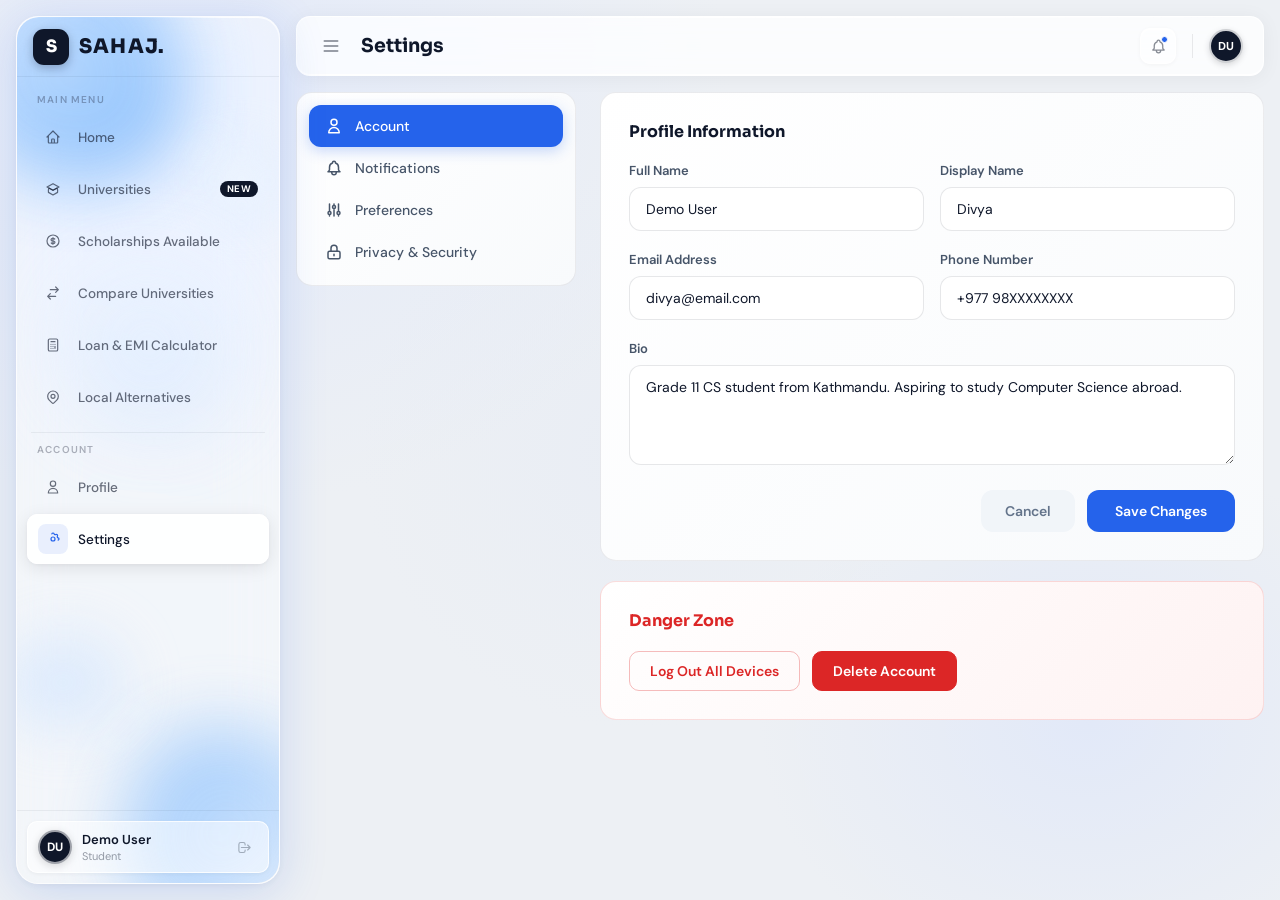
<file: pages/dashboard/settings.html>
<!doctype html>
<html lang="en">
  <head>
    <meta charset="UTF-8" />
    <meta name="viewport" content="width=device-width, initial-scale=1.0" />
    <title>Settings | Sahaj Shikshya</title>
    <link rel="preconnect" href="https://fonts.googleapis.com" />
    <link rel="preconnect" href="https://fonts.gstatic.com" crossorigin />
    <link
      href="https://fonts.googleapis.com/css2?family=DM+Sans:wght@400;500;600&family=Sora:wght@600;700;800&display=swap"
      rel="stylesheet"
    />
    <link rel="stylesheet" href="../../css/sidebar.css" />
    <link rel="stylesheet" href="../../css/pages.css" />
  </head>
  <body>
    <div id="drawer-overlay"></div>

    <!-- ═══ SIDEBAR ═══ -->
    <aside id="sidebar" class="sidebar">
      <div class="blob-canvas">
        <div class="blob blob-1"></div>
        <div class="blob blob-2"></div>
        <div class="blob blob-3"></div>
        <div class="blob blob-4"></div>
        <div class="blob blob-5"></div>
      </div>

      <div class="logo-area">
        <div class="logo-icon">S</div>
        <span class="logo-text collapsible">SAHAJ.</span>
      </div>

      <div class="nav-scroll">
        <p class="section-label">Main Menu</p>
        <nav>
          <button class="nav-item" data-page="Home">
            <div class="nav-icon-wrap">
              <svg
                fill="none"
                stroke="currentColor"
                stroke-width="1.8"
                viewBox="0 0 24 24"
              >
                <path
                  stroke-linecap="round"
                  stroke-linejoin="round"
                  d="M3 12l2-2m0 0l7-7 7 7M5 10v10a1 1 0 001 1h3m10-11l2 2m-2-2v10a1 1 0 01-1 1h-3m-6 0a1 1 0 001-1v-4a1 1 0 011-1h2a1 1 0 011 1v4a1 1 0 001 1m-6 0h6"
                />
              </svg>
            </div>
            <span class="nav-label collapsible">Home</span>
          </button>

          <button class="nav-item" data-page="Universities">
            <div class="nav-icon-wrap">
              <svg
                fill="none"
                stroke="currentColor"
                stroke-width="1.8"
                viewBox="0 0 24 24"
              >
                <path
                  stroke-linecap="round"
                  stroke-linejoin="round"
                  d="M12 14l9-5-9-5-9 5 9 5z"
                />
                <path
                  stroke-linecap="round"
                  stroke-linejoin="round"
                  d="M12 14l6.16-3.422a12.083 12.083 0 01.665 6.479L12 21l-6.825-3.943a12.083 12.083 0 01.665-6.479L12 14z"
                />
              </svg>
            </div>
            <span class="nav-label collapsible">Universities</span>
            <span class="nav-badge collapsible">New</span>
          </button>

          <button class="nav-item" data-page="Scholarships Available">
            <div class="nav-icon-wrap">
              <svg
                fill="none"
                stroke="currentColor"
                stroke-width="1.8"
                viewBox="0 0 24 24"
              >
                <path
                  stroke-linecap="round"
                  stroke-linejoin="round"
                  d="M12 8c-1.657 0-3 .895-3 2s1.343 2 3 2 3 .895 3 2-1.343 2-3 2m0-8c1.11 0 2.08.402 2.599 1M12 8V7m0 1v8m0 0v1m0-1c-1.11 0-2.08-.402-2.599-1M21 12a9 9 0 11-18 0 9 9 0 0118 0z"
                />
              </svg>
            </div>
            <span class="nav-label collapsible">Scholarships Available</span>
          </button>

          <button class="nav-item" data-page="Compare Universities">
            <div class="nav-icon-wrap">
              <svg
                fill="none"
                stroke="currentColor"
                stroke-width="1.8"
                viewBox="0 0 24 24"
              >
                <path
                  stroke-linecap="round"
                  stroke-linejoin="round"
                  d="M8 7h12m0 0l-4-4m4 4l-4 4m0 6H4m0 0l4 4m-4-4l4-4"
                />
              </svg>
            </div>
            <span class="nav-label collapsible">Compare Universities</span>
          </button>

          <button class="nav-item" data-page="Loan & EMI Calculator">
            <div class="nav-icon-wrap">
              <svg
                fill="none"
                stroke="currentColor"
                stroke-width="1.8"
                viewBox="0 0 24 24"
              >
                <path
                  stroke-linecap="round"
                  stroke-linejoin="round"
                  d="M9 7h6m0 10v-3m-3 3h.01M9 17h.01M9 14h.01M12 14h.01M15 11h.01M12 11h.01M9 11h.01M7 21h10a2 2 0 002-2V5a2 2 0 00-2-2H7a2 2 0 00-2 2v14a2 2 0 002 2z"
                />
              </svg>
            </div>
            <span class="nav-label collapsible">Loan & EMI Calculator</span>
          </button>

          <button class="nav-item" data-page="Local Alternatives">
            <div class="nav-icon-wrap">
              <svg
                fill="none"
                stroke="currentColor"
                stroke-width="1.8"
                viewBox="0 0 24 24"
              >
                <path
                  stroke-linecap="round"
                  stroke-linejoin="round"
                  d="M17.657 16.657L13.414 20.9a1.998 1.998 0 01-2.827 0l-4.244-4.243a8 8 0 1111.314 0z"
                />
                <path
                  stroke-linecap="round"
                  stroke-linejoin="round"
                  d="M15 11a3 3 0 11-6 0 3 3 0 016 0z"
                />
              </svg>
            </div>
            <span class="nav-label collapsible">Local Alternatives</span>
          </button>
        </nav>

        <div class="nav-divider"></div>
        <p class="section-label">Account</p>
        <nav>
          <button class="nav-item" data-page="Profile">
            <div class="nav-icon-wrap">
              <svg
                fill="none"
                stroke="currentColor"
                stroke-width="1.8"
                viewBox="0 0 24 24"
              >
                <path
                  stroke-linecap="round"
                  stroke-linejoin="round"
                  d="M16 7a4 4 0 11-8 0 4 4 0 018 0zM12 14a7 7 0 00-7 7h14a7 7 0 00-7-7z"
                />
              </svg>
            </div>
            <span class="nav-label collapsible">Profile</span>
          </button>

          <button class="nav-item active" data-page="Settings">
            <div class="nav-icon-wrap">
              <svg
                fill="none"
                stroke="currentColor"
                stroke-width="1.8"
                viewBox="0 0 24 24"
              >
                <path
                  stroke-linecap="round"
                  stroke-linejoin="round"
                  d="M10.325 4.317c.426-1.756 2.924-1.756 3.35 0a1.724 1.724 0 002.573 1.066c1.543-.94 3.31.826 2.37 2.37a1.724 1.724 0 001.065 2.572c1.756.426 1.756 2.924 0 3.35a1.724 0 00-1.066 2.573c.94 1.543-.826 3.31-2.37 2.37a1.724 1.724 0 00-2.572 1.065c-.426 1.756-2.924 1.756-3.35 0a1.724 0 00-2.573-1.066c-1.543.94-3.31-.826-2.37-2.37a1.724 1.724 0 00-1.065-2.572c-1.756-.426-1.756-2.924 0-3.35a1.724 1.724 0 001.066-2.573c-.94-1.543.826-3.31 2.37-2.37.996.608 2.296.07 2.572-1.065z"
                />
                <path
                  stroke-linecap="round"
                  stroke-linejoin="round"
                  d="M15 12a3 3 0 11-6 0 3 3 0 016 0z"
                />
              </svg>
            </div>
            <span class="nav-label collapsible">Settings</span>
          </button>
        </nav>
      </div>

      <div class="user-footer">
        <div class="user-card">
          <div class="user-avatar">DS</div>
          <div class="user-info collapsible">
            <div class="user-name">Divya D. Sharma</div>
            <div class="user-role">Student</div>
          </div>
          <a href="login.html" class="logout-btn collapsible" title="Logout">
            <svg
              width="15"
              height="15"
              fill="none"
              stroke="currentColor"
              stroke-width="1.8"
              viewBox="0 0 24 24"
            >
              <path
                stroke-linecap="round"
                stroke-linejoin="round"
                d="M17 16l4-4m0 0l-4-4m4 4H7m6 4v1a3 3 0 01-3 3H6a3 3 0 01-3-3V7a3 3 0 013-3h4a3 3 0 013 3v1"
              />
            </svg>
          </a>
        </div>
      </div>
    </aside>

    <!-- ═══ TOPBAR ═══ -->
    <header class="topbar">
      <button class="hamburger" id="sidebar-toggle" aria-label="Toggle sidebar">
        <svg
          width="20"
          height="20"
          fill="none"
          stroke="currentColor"
          stroke-width="2"
          viewBox="0 0 24 24"
        >
          <path
            stroke-linecap="round"
            stroke-linejoin="round"
            d="M4 6h16M4 12h16M4 18h16"
          />
        </svg>
      </button>
      <h1 class="topbar-title" id="page-title">Settings</h1>
      <button class="icon-btn" aria-label="Notifications">
        <svg
          width="17"
          height="17"
          fill="none"
          stroke="currentColor"
          stroke-width="1.8"
          viewBox="0 0 24 24"
        >
          <path
            stroke-linecap="round"
            stroke-linejoin="round"
            d="M15 17h5l-1.405-1.405A2.032 2.032 0 0118 14.158V11a6.002 6.002 0 00-4-5.659V5a2 2 0 10-4 0v.341C7.67 6.165 6 8.388 6 11v3.159c0 .538-.214 1.055-.595 1.436L4 17h5m6 0v1a3 3 0 11-6 0v-1m6 0H9"
          />
        </svg>
        <span class="notif-dot"></span>
      </button>
      <div class="topbar-divider"></div>
      <div class="topbar-avatar">DS</div>
    </header>

    <!-- ═══ MAIN ═══ -->
    <main class="main-content">
      <div class="settings-grid">
        <!-- Settings Tabs -->
        <div class="settings-tabs">
          <button class="settings-tab active" data-panel="account">
            <svg
              width="18"
              height="18"
              fill="none"
              stroke="currentColor"
              stroke-width="2"
              viewBox="0 0 24 24"
            >
              <path
                stroke-linecap="round"
                stroke-linejoin="round"
                d="M16 7a4 4 0 11-8 0 4 4 0 018 0zM12 14a7 7 0 00-7 7h14a7 7 0 00-7-7z"
              />
            </svg>
            Account
          </button>
          <button class="settings-tab" data-panel="notifications">
            <svg
              width="18"
              height="18"
              fill="none"
              stroke="currentColor"
              stroke-width="2"
              viewBox="0 0 24 24"
            >
              <path
                stroke-linecap="round"
                stroke-linejoin="round"
                d="M15 17h5l-1.405-1.405A2.032 2.032 0 0118 14.158V11a6.002 6.002 0 00-4-5.659V5a2 2 0 10-4 0v.341C7.67 6.165 6 8.388 6 11v3.159c0 .538-.214 1.055-.595 1.436L4 17h5m6 0v1a3 3 0 11-6 0v-1m6 0H9"
              />
            </svg>
            Notifications
          </button>
          <button class="settings-tab" data-panel="preferences">
            <svg
              width="18"
              height="18"
              fill="none"
              stroke="currentColor"
              stroke-width="2"
              viewBox="0 0 24 24"
            >
              <path
                stroke-linecap="round"
                stroke-linejoin="round"
                d="M12 6V4m0 2a2 2 0 100 4m0-4a2 2 0 110 4m-6 8a2 2 0 100-4m0 4a2 2 0 110-4m0 4v2m0-6V4m6 6v10m6-2a2 2 0 100-4m0 4a2 2 0 110-4m0 4v2m0-6V4"
              />
            </svg>
            Preferences
          </button>
          <button class="settings-tab" data-panel="privacy">
            <svg
              width="18"
              height="18"
              fill="none"
              stroke="currentColor"
              stroke-width="2"
              viewBox="0 0 24 24"
            >
              <path
                stroke-linecap="round"
                stroke-linejoin="round"
                d="M12 15v2m-6 4h12a2 2 0 002-2v-6a2 2 0 00-2-2H6a2 2 0 00-2 2v6a2 2 0 002 2zm10-10V7a4 4 0 00-8 0v4h8z"
              />
            </svg>
            Privacy & Security
          </button>
        </div>

        <!-- Settings Panels -->
        <div class="settings-panels">
          <!-- Account -->
          <div class="settings-panel active" id="panel-account">
            <div class="settings-card">
              <h3>Profile Information</h3>
              <div class="form-row">
                <div class="form-group">
                  <label>Full Name</label>
                  <input type="text" value="Divya D. Sharma" data-demo-user-input />
                </div>
                <div class="form-group">
                  <label>Display Name</label>
                  <input type="text" value="Divya" />
                </div>
              </div>
              <div class="form-row">
                <div class="form-group">
                  <label>Email Address</label>
                  <input type="email" value="divya@email.com" />
                </div>
                <div class="form-group">
                  <label>Phone Number</label>
                  <input type="text" value="+977 98XXXXXXXX" />
                </div>
              </div>
              <div class="form-group">
                <label>Bio</label>
                <textarea placeholder="Tell us about yourself...">
Grade 11 CS student from Kathmandu. Aspiring to study Computer Science abroad.</textarea
                >
              </div>
              <div class="save-bar">
                <button class="btn-secondary">Cancel</button>
                <button class="btn-primary">Save Changes</button>
              </div>
            </div>

            <div class="settings-card danger-zone">
              <h3>Danger Zone</h3>
              <div class="danger-actions">
                <button class="danger-btn outline">Log Out All Devices</button>
                <button class="danger-btn solid">Delete Account</button>
              </div>
            </div>
          </div>

          <!-- Notifications -->
          <div class="settings-panel" id="panel-notifications">
            <div class="settings-card">
              <h3>Email Notifications</h3>
              <div class="toggle-item">
                <div class="toggle-info">
                  <h4>Scholarship Deadlines</h4>
                  <p>Get alerted when saved scholarships are closing soon</p>
                </div>
                <label class="toggle-switch">
                  <input type="checkbox" checked />
                  <span class="slider"></span>
                </label>
              </div>
              <div class="toggle-item">
                <div class="toggle-info">
                  <h4>New Universities Added</h4>
                  <p>
                    Weekly digest of newly listed universities in your fields
                  </p>
                </div>
                <label class="toggle-switch">
                  <input type="checkbox" checked />
                  <span class="slider"></span>
                </label>
              </div>
              <div class="toggle-item">
                <div class="toggle-info">
                  <h4>Loan Rate Changes</h4>
                  <p>When Nepal banks update education loan interest rates</p>
                </div>
                <label class="toggle-switch">
                  <input type="checkbox" />
                  <span class="slider"></span>
                </label>
              </div>
            </div>

            <div class="settings-card">
              <h3>Push Notifications</h3>
              <div class="toggle-item">
                <div class="toggle-info">
                  <h4>Application Reminders</h4>
                  <p>Daily reminders for pending applications</p>
                </div>
                <label class="toggle-switch">
                  <input type="checkbox" checked />
                  <span class="slider"></span>
                </label>
              </div>
              <div class="toggle-item">
                <div class="toggle-info">
                  <h4>Compare Alerts</h4>
                  <p>When universities you compared change rankings or fees</p>
                </div>
                <label class="toggle-switch">
                  <input type="checkbox" />
                  <span class="slider"></span>
                </label>
              </div>
            </div>
          </div>

          <!-- Preferences -->
          <div class="settings-panel" id="panel-preferences">
            <div class="settings-card">
              <h3>Study Preferences</h3>
              <div class="form-row">
                <div class="form-group">
                  <label>Target Country (Primary)</label>
                  <select>
                    <option selected>USA</option>
                    <option>UK</option>
                    <option>Canada</option>
                    <option>Germany</option>
                    <option>Australia</option>
                  </select>
                </div>
                <div class="form-group">
                  <label>Field of Interest</label>
                  <select>
                    <option selected>Computer Science</option>
                    <option>Business</option>
                    <option>Engineering</option>
                    <option>Medicine</option>
                    <option>Data Science</option>
                  </select>
                </div>
              </div>
              <div class="form-row">
                <div class="form-group">
                  <label>Budget Range (Yearly)</label>
                  <select>
                    <option>Under NPR 10L</option>
                    <option selected>NPR 10L – 30L</option>
                    <option>NPR 30L – 50L</option>
                    <option>Above NPR 50L</option>
                  </select>
                </div>
                <div class="form-group">
                  <label>Preferred Intake</label>
                  <select>
                    <option selected>Fall 2027</option>
                    <option>Spring 2028</option>
                    <option>Fall 2028</option>
                  </select>
                </div>
              </div>
              <div class="save-bar">
                <button class="btn-secondary">Reset</button>
                <button class="btn-primary">Save Preferences</button>
              </div>
            </div>

            <div class="settings-card">
              <h3>Display</h3>
              <div class="toggle-item">
                <div class="toggle-info">
                  <h4>Compact Card View</h4>
                  <p>Show smaller cards with less detail on listings</p>
                </div>
                <label class="toggle-switch">
                  <input type="checkbox" />
                  <span class="slider"></span>
                </label>
              </div>
              <div class="toggle-item">
                <div class="toggle-info">
                  <h4>Show Estimated Costs in NPR</h4>
                  <p>Convert all USD fees to approximate NPR automatically</p>
                </div>
                <label class="toggle-switch">
                  <input type="checkbox" checked />
                  <span class="slider"></span>
                </label>
              </div>
            </div>
          </div>

          <!-- Privacy -->
          <div class="settings-panel" id="panel-privacy">
            <div class="settings-card">
              <h3>Security</h3>
              <div class="form-group">
                <label>Current Password</label>
                <input type="password" placeholder="Enter current password" />
              </div>
              <div class="form-row">
                <div class="form-group">
                  <label>New Password</label>
                  <input type="password" placeholder="Enter new password" />
                </div>
                <div class="form-group">
                  <label>Confirm Password</label>
                  <input type="password" placeholder="Confirm new password" />
                </div>
              </div>
              <div class="save-bar">
                <button class="btn-primary">Update Password</button>
              </div>
            </div>

            <div class="settings-card">
              <h3>Privacy</h3>
              <div class="toggle-item">
                <div class="toggle-info">
                  <h4>Profile Visibility</h4>
                  <p>
                    Allow other students to see your profile and study plans
                  </p>
                </div>
                <label class="toggle-switch">
                  <input type="checkbox" />
                  <span class="slider"></span>
                </label>
              </div>
              <div class="toggle-item">
                <div class="toggle-info">
                  <h4>Analytics & Improvements</h4>
                  <p>
                    Share anonymous usage data to help improve Sahaj Shikshya
                  </p>
                </div>
                <label class="toggle-switch">
                  <input type="checkbox" checked />
                  <span class="slider"></span>
                </label>
              </div>
            </div>
          </div>
        </div>
      </div>
    </main>

    <script>
      /* ══════════════════════════════════════
         SIDEBAR (preserved)
         ══════════════════════════════════════ */
      const body = document.body;
      const toggle = document.getElementById("sidebar-toggle");
      const overlay = document.getElementById("drawer-overlay");
      const navItems = document.querySelectorAll(".nav-item");
      const pageTitle = document.getElementById("page-title");

      function initLayout() {
        const w = window.innerWidth;
        body.classList.remove("sidebar-collapsed", "mobile-open");
        if (w >= 768 && w < 1200) body.classList.add("sidebar-collapsed");
      }
      initLayout();

      navItems.forEach((item) => {
        item.addEventListener("click", () => {
          navItems.forEach((n) => n.classList.remove("active"));
          item.classList.add("active");
          const label = item.querySelector(".nav-label");
          if (label) pageTitle.textContent = label.textContent.trim();
          if (window.innerWidth < 768) body.classList.remove("mobile-open");
        });
      });

      toggle.addEventListener("click", () => {
        if (window.innerWidth < 768) body.classList.toggle("mobile-open");
        else body.classList.toggle("sidebar-collapsed");
      });

      overlay.addEventListener("click", () =>
        body.classList.remove("mobile-open"),
      );
      window.addEventListener("resize", () => {
        if (window.innerWidth >= 768) body.classList.remove("mobile-open");
      });

      /* ══════════════════════════════════════
         SETTINGS TABS
         ══════════════════════════════════════ */
      const settingTabs = document.querySelectorAll(".settings-tab");
      const settingPanels = document.querySelectorAll(".settings-panel");

      settingTabs.forEach((tab) => {
        tab.addEventListener("click", () => {
          const target = tab.dataset.panel;
          settingTabs.forEach((t) => t.classList.remove("active"));
          tab.classList.add("active");
          settingPanels.forEach((p) => p.classList.remove("active"));
          document.getElementById("panel-" + target).classList.add("active");
        });
      });
    </script>
    <script src="../../js/demo-auth.js"></script>
  </body>
</html>
</file>
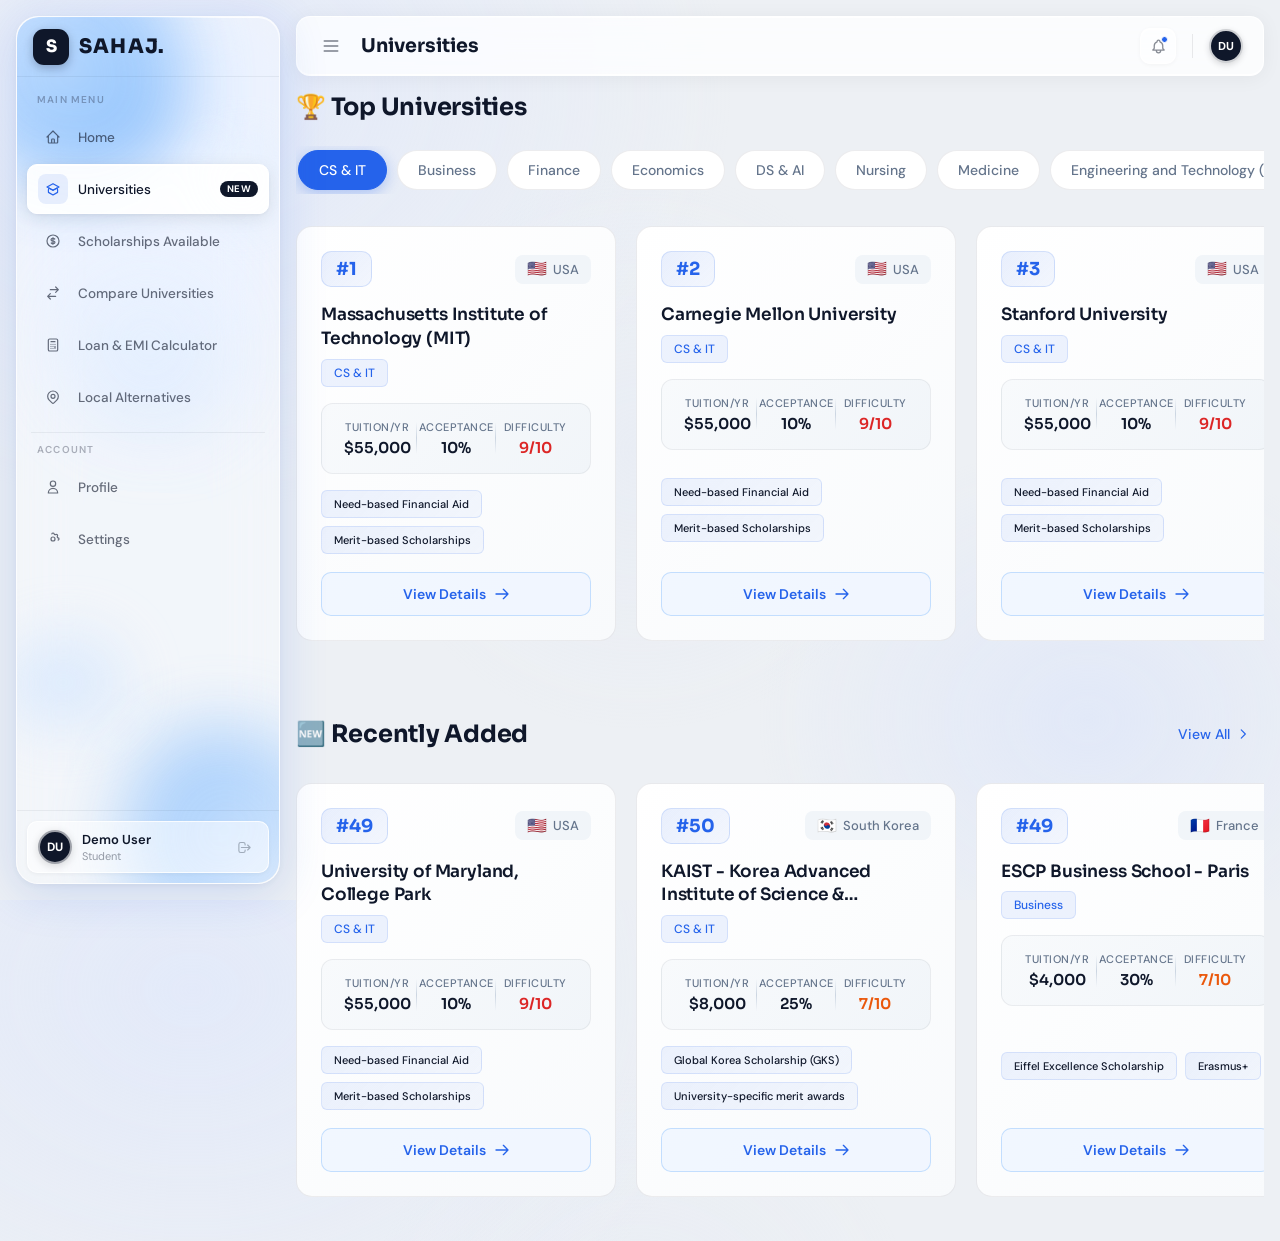
<file: pages/dashboard/universities.html>
<!doctype html>
<html lang="en">
  <head>
    <meta charset="UTF-8" />
    <meta name="viewport" content="width=device-width, initial-scale=1.0" />
    <title>Universities | Sahaj Shikshya</title>
    <link rel="preconnect" href="https://fonts.googleapis.com" />
    <link rel="preconnect" href="https://fonts.gstatic.com" crossorigin />
    <link
      href="https://fonts.googleapis.com/css2?family=DM+Sans:wght@400;500;600&family=Sora:wght@600;700;800&display=swap"
      rel="stylesheet"
    />
    <link rel="stylesheet" href="../../css/sidebar.css" />
    <link rel="stylesheet" href="../../css/universities.css" />
  </head>
  <body>
    <div id="drawer-overlay"></div>

    <!-- ═══ SIDEBAR ═══ -->
    <aside id="sidebar" class="sidebar">
      <div class="blob-canvas">
        <div class="blob blob-1"></div>
        <div class="blob blob-2"></div>
        <div class="blob blob-3"></div>
        <div class="blob blob-4"></div>
        <div class="blob blob-5"></div>
      </div>

      <div class="logo-area">
        <div class="logo-icon">S</div>
        <span class="logo-text collapsible">SAHAJ.</span>
      </div>

      <div class="nav-scroll">
        <p class="section-label">Main Menu</p>
        <nav>
          <button class="nav-item" data-page="Home">
            <div class="nav-icon-wrap">
              <svg fill="none" stroke="currentColor" stroke-width="1.8" viewBox="0 0 24 24">
                <path stroke-linecap="round" stroke-linejoin="round" d="M3 12l2-2m0 0l7-7 7 7M5 10v10a1 1 0 001 1h3m10-11l2 2m-2-2v10a1 1 0 01-1 1h-3m-6 0a1 1 0 001-1v-4a1 1 0 011-1h2a1 1 0 011 1v4a1 1 0 001 1m-6 0h6"/>
              </svg>
            </div>
            <span class="nav-label collapsible">Home</span>
          </button>

          <button class="nav-item active" data-page="Universities">
            <div class="nav-icon-wrap">
              <svg fill="none" stroke="currentColor" stroke-width="1.8" viewBox="0 0 24 24">
                <path stroke-linecap="round" stroke-linejoin="round" d="M12 14l9-5-9-5-9 5 9 5z"/>
                <path stroke-linecap="round" stroke-linejoin="round" d="M12 14l6.16-3.422a12.083 12.083 0 01.665 6.479L12 21l-6.825-3.943a12.083 12.083 0 01.665-6.479L12 14z"/>
              </svg>
            </div>
            <span class="nav-label collapsible">Universities</span>
            <span class="nav-badge collapsible">New</span>
          </button>

          <button class="nav-item" data-page="Scholarships Available">
            <div class="nav-icon-wrap">
              <svg fill="none" stroke="currentColor" stroke-width="1.8" viewBox="0 0 24 24">
                <path stroke-linecap="round" stroke-linejoin="round" d="M12 8c-1.657 0-3 .895-3 2s1.343 2 3 2 3 .895 3 2-1.343 2-3 2m0-8c1.11 0 2.08.402 2.599 1M12 8V7m0 1v8m0 0v1m0-1c-1.11 0-2.08-.402-2.599-1M21 12a9 9 0 11-18 0 9 9 0 0118 0z"/>
              </svg>
            </div>
            <span class="nav-label collapsible">Scholarships Available</span>
          </button>

          <button class="nav-item" data-page="Compare Universities">
            <div class="nav-icon-wrap">
              <svg fill="none" stroke="currentColor" stroke-width="1.8" viewBox="0 0 24 24">
                <path stroke-linecap="round" stroke-linejoin="round" d="M8 7h12m0 0l-4-4m4 4l-4 4m0 6H4m0 0l4 4m-4-4l4-4"/>
              </svg>
            </div>
            <span class="nav-label collapsible">Compare Universities</span>
          </button>

          <button class="nav-item" data-page="Loan & EMI Calculator">
            <div class="nav-icon-wrap">
              <svg fill="none" stroke="currentColor" stroke-width="1.8" viewBox="0 0 24 24">
                <path stroke-linecap="round" stroke-linejoin="round" d="M9 7h6m0 10v-3m-3 3h.01M9 17h.01M9 14h.01M12 14h.01M15 11h.01M12 11h.01M9 11h.01M7 21h10a2 2 0 002-2V5a2 2 0 00-2-2H7a2 2 0 00-2 2v14a2 2 0 002 2z"/>
              </svg>
            </div>
            <span class="nav-label collapsible">Loan & EMI Calculator</span>
          </button>

          <button class="nav-item" data-page="Local Alternatives">
            <div class="nav-icon-wrap">
              <svg fill="none" stroke="currentColor" stroke-width="1.8" viewBox="0 0 24 24">
                <path stroke-linecap="round" stroke-linejoin="round" d="M17.657 16.657L13.414 20.9a1.998 1.998 0 01-2.827 0l-4.244-4.243a8 8 0 1111.314 0z"/>
                <path stroke-linecap="round" stroke-linejoin="round" d="M15 11a3 3 0 11-6 0 3 3 0 016 0z"/>
              </svg>
            </div>
            <span class="nav-label collapsible">Local Alternatives</span>
          </button>
        </nav>

        <div class="nav-divider"></div>
        <p class="section-label">Account</p>
        <nav>
          <button class="nav-item" data-page="Profile">
            <div class="nav-icon-wrap">
              <svg fill="none" stroke="currentColor" stroke-width="1.8" viewBox="0 0 24 24">
                <path stroke-linecap="round" stroke-linejoin="round" d="M16 7a4 4 0 11-8 0 4 4 0 018 0zM12 14a7 7 0 00-7 7h14a7 7 0 00-7-7z"/>
              </svg>
            </div>
            <span class="nav-label collapsible">Profile</span>
          </button>

          <button class="nav-item" data-page="Settings">
            <div class="nav-icon-wrap">
              <svg fill="none" stroke="currentColor" stroke-width="1.8" viewBox="0 0 24 24">
                <path stroke-linecap="round" stroke-linejoin="round" d="M10.325 4.317c.426-1.756 2.924-1.756 3.35 0a1.724 1.724 0 002.573 1.066c1.543-.94 3.31.826 2.37 2.37a1.724 1.724 0 001.065 2.572c1.756.426 1.756 2.924 0 3.35a1.724 0 00-1.066 2.573c.94 1.543-.826 3.31-2.37 2.37a1.724 1.724 0 00-2.572 1.065c-.426 1.756-2.924 1.756-3.35 0a1.724 0 00-2.573-1.066c-1.543.94-3.31-.826-2.37-2.37a1.724 1.724 0 00-1.065-2.572c-1.756-.426-1.756-2.924 0-3.35a1.724 1.724 0 001.066-2.573c-.94-1.543.826-3.31 2.37-2.37.996.608 2.296.07 2.572-1.065z"/>
                <path stroke-linecap="round" stroke-linejoin="round" d="M15 12a3 3 0 11-6 0 3 3 0 016 0z"/>
              </svg>
            </div>
            <span class="nav-label collapsible">Settings</span>
          </button>
        </nav>
      </div>

      <div class="user-footer">
        <div class="user-card">
          <div class="user-avatar">DS</div>
          <div class="user-info collapsible">
            <div class="user-name">Divya D. Sharma</div>
            <div class="user-role">Student</div>
          </div>
          <a href="login.html" class="logout-btn collapsible" title="Logout">
            <svg width="15" height="15" fill="none" stroke="currentColor" stroke-width="1.8" viewBox="0 0 24 24">
              <path stroke-linecap="round" stroke-linejoin="round" d="M17 16l4-4m0 0l-4-4m4 4H7m6 4v1a3 3 0 01-3 3H6a3 3 0 01-3-3V7a3 3 0 013-3h4a3 3 0 013 3v1"/>
            </svg>
          </a>
        </div>
      </div>
    </aside>

    <!-- ═══ TOPBAR ═══ -->
    <header class="topbar">
      <button class="hamburger" id="sidebar-toggle" aria-label="Toggle sidebar">
        <svg width="20" height="20" fill="none" stroke="currentColor" stroke-width="2" viewBox="0 0 24 24">
          <path stroke-linecap="round" stroke-linejoin="round" d="M4 6h16M4 12h16M4 18h16"/>
        </svg>
      </button>
      <h1 class="topbar-title" id="page-title">Universities</h1>
      <button class="icon-btn" aria-label="Notifications">
        <svg width="17" height="17" fill="none" stroke="currentColor" stroke-width="1.8" viewBox="0 0 24 24">
          <path stroke-linecap="round" stroke-linejoin="round" d="M15 17h5l-1.405-1.405A2.032 2.032 0 0118 14.158V11a6.002 6.002 0 00-4-5.659V5a2 2 0 10-4 0v.341C7.67 6.165 6 8.388 6 11v3.159c0 .538-.214 1.055-.595 1.436L4 17h5m6 0v1a3 3 0 11-6 0v-1m6 0H9"/>
        </svg>
        <span class="notif-dot"></span>
      </button>
      <div class="topbar-divider"></div>
      <div class="topbar-avatar">DS</div>
    </header>

    <!-- ═══ MODAL ═══ -->
    <div class="modal-overlay" id="uni-modal">
      <div class="modal-content">
        <div class="modal-header">
          <div class="modal-header-left">
            <div class="modal-uni-rank" id="modal-rank"></div>
            <h2 class="modal-uni-name" id="modal-name"></h2>
            <div class="modal-uni-country">
              <span id="modal-flag"></span>
              <span id="modal-country"></span>
            </div>
          </div>
          <button class="modal-close" id="modal-close">
            <svg width="18" height="18" fill="none" stroke="currentColor" stroke-width="2" viewBox="0 0 24 24">
              <path stroke-linecap="round" stroke-linejoin="round" d="M6 18L18 6M6 6l12 12"/>
            </svg>
          </button>
        </div>
        <div class="modal-body">
          <div class="modal-field-tag" id="modal-field"></div>

          <div class="modal-stats">
            <div class="modal-stat-card">
              <div class="modal-stat-label">Tuition / Year</div>
              <div class="modal-stat-value" id="modal-tuition"></div>
            </div>
            <div class="modal-stat-card">
              <div class="modal-stat-label">Acceptance Rate</div>
              <div class="modal-stat-value" id="modal-acceptance"></div>
            </div>
            <div class="modal-stat-card">
              <div class="modal-stat-label">Difficulty</div>
              <div class="modal-stat-value" id="modal-difficulty"></div>
            </div>
          </div>

          <div class="modal-info-section">
            <div class="modal-info-title">
              <svg fill="none" stroke="currentColor" stroke-width="2" viewBox="0 0 24 24">
                <path stroke-linecap="round" stroke-linejoin="round" d="M12 8c-1.657 0-3 .895-3 2s1.343 2 3 2 3 .895 3 2-1.343 2-3 2m0-8V7m0 10v1"/>
              </svg>
              Scholarships & Grants
            </div>
            <ul class="modal-info-list" id="modal-scholarships"></ul>
          </div>

          <div class="modal-info-section">
            <div class="modal-info-title">
              <svg fill="none" stroke="currentColor" stroke-width="2" viewBox="0 0 24 24">
                <path stroke-linecap="round" stroke-linejoin="round" d="M9 12l2 2 4-4m5.618-4.016A11.955 11.955 0 0112 2.944a11.955 11.955 0 01-8.618 3.04A12.02 12.02 0 003 9c0 5.591 3.824 10.29 9 11.622 5.176-1.332 9-6.03 9-11.622 0-1.042-.133-2.052-.382-3.016z"/>
              </svg>
              Financial Burden Reduction
            </div>
            <ul class="modal-info-list" id="modal-financial"></ul>
          </div>

          <div class="modal-info-section">
            <div class="modal-info-title">
              <svg fill="none" stroke="currentColor" stroke-width="2" viewBox="0 0 24 24">
                <path stroke-linecap="round" stroke-linejoin="round" d="M19 21V5a2 2 0 00-2-2H7a2 2 0 00-2 2v16m14 0h2m-2 0h-5m-9 0H3m2 0h5M9 7h1m-1 4h1m4-4h1m-1 4h1m-5 10v-5a1 1 0 011-1h2a1 1 0 011 1v5m-4 0h4"/>
              </svg>
              Accommodation & Facilities
            </div>
            <ul class="modal-info-list" id="modal-accommodation"></ul>
          </div>

          <div class="modal-ranking-source" id="modal-source"></div>
        </div>
      </div>
    </div>

    <!-- ═══ MAIN ═══ -->
    <main class="main-content">
      <!-- DEFAULT VIEW -->
      <div id="default-view">
        <!-- Top Universities Section -->
        <div class="uni-page-section">
          <div class="uni-section-header">
            <h2>🏆 Top Universities</h2>
          </div>
          <div class="field-tabs-wrapper">
            <div class="field-tabs" id="field-tabs"></div>
          </div>
          <div class="uni-scroll-row" id="top-unis-row"></div>
        </div>

        <!-- Recently Added Section -->
        <div class="uni-page-section">
          <div class="uni-section-header">
            <h2>🆕 Recently Added</h2>
            <button class="view-all-link" id="view-all-btn">
              View All
              <svg width="14" height="14" fill="none" stroke="currentColor" stroke-width="2" viewBox="0 0 24 24">
                <path stroke-linecap="round" stroke-linejoin="round" d="M9 5l7 7-7 7"/>
              </svg>
            </button>
          </div>
          <div class="recently-added-row" id="recently-added-row"></div>
        </div>
      </div>

      <!-- VIEW ALL (hidden by default) -->
      <div id="view-all-section" style="display: none;">
        <div class="view-all-bar">
          <button class="back-btn" id="back-btn">
            <svg width="16" height="16" fill="none" stroke="currentColor" stroke-width="2" viewBox="0 0 24 24">
              <path stroke-linecap="round" stroke-linejoin="round" d="M15 19l-7-7 7-7"/>
            </svg>
            Back
          </button>
          <div class="search-bar">
            <svg width="16" height="16" fill="none" stroke="currentColor" stroke-width="2" viewBox="0 0 24 24">
              <path stroke-linecap="round" stroke-linejoin="round" d="M21 21l-6-6m2-5a7 7 0 11-14 0 7 7 0 0114 0z"/>
            </svg>
            <input type="text" id="search-input" placeholder="Search universities..." />
          </div>
          <div class="total-count" id="total-count"></div>
        </div>
        <div id="view-all-content"></div>
      </div>
    </main>

    <!-- ═══ SCRIPTS ═══ -->
    <script src="../../js/data.js"></script>
    <script src="../../js/demo-auth.js"></script>
    <script>
      document.addEventListener('DOMContentLoaded', () => {
        /* ── Sidebar Logic (preserved) ── */
        const body = document.body;
        const toggle = document.getElementById('sidebar-toggle');
        const overlay = document.getElementById('drawer-overlay');
        const navItems = document.querySelectorAll('.nav-item');
        const pageTitle = document.getElementById('page-title');

        function initLayout() {
          const w = window.innerWidth;
          body.classList.remove('sidebar-collapsed', 'mobile-open');
          if (w >= 768 && w < 1200) body.classList.add('sidebar-collapsed');
        }
        initLayout();

        const pageMapping = {
          Home: "home.html",
          Universities: "universities.html",
          "Scholarships Available": "scholarships.html",
          "Compare Universities": "comparision.html",
          "Loan & EMI Calculator": "loan.html",
          "Local Alternatives": "alternatives.html",
          Profile: "profile.html",
          Settings: "settings.html",
        };

        navItems.forEach(item => {
          item.addEventListener('click', () => {
            const page = item.getAttribute('data-page');
            const fileName = pageMapping[page];

            if (fileName) {
              navItems.forEach(n => n.classList.remove('active'));
              item.classList.add('active');
              const label = item.querySelector('.nav-label');
              if (label) pageTitle.textContent = label.textContent.trim();
              if (window.innerWidth < 768) body.classList.remove('mobile-open');
              
              // Navigate to the page
              window.location.href = fileName;
            }
          });
        });

        toggle.addEventListener('click', () => {
          if (window.innerWidth < 768) body.classList.toggle('mobile-open');
          else body.classList.toggle('sidebar-collapsed');
        });

        overlay.addEventListener('click', () => body.classList.remove('mobile-open'));
        window.addEventListener('resize', () => {
          if (window.innerWidth >= 768) body.classList.remove('mobile-open');
        });

        /* ══════════════════════════════════════
           UNIVERSITY PAGE LOGIC
           ══════════════════════════════════════ */

        const data = UNIVERSITY_DATA;
        const fields = data.fields;

        // Country flag map
        const FLAGS = {
          'USA': '🇺🇸', 'UK': '🇬🇧', 'Canada': '🇨🇦', 'Australia': '🇦🇺',
          'Germany': '🇩🇪', 'France': '🇫🇷', 'Japan': '🇯🇵', 'China': '🇨🇳',
          'South Korea': '🇰🇷', 'Singapore': '🇸🇬', 'Netherlands': '🇳🇱',
          'Switzerland': '🇨🇭', 'Sweden': '🇸🇪', 'India': '🇮🇳',
          'Hong Kong': '🇭🇰', 'Denmark': '🇩🇰', 'Finland': '🇫🇮',
          'Norway': '🇳🇴', 'Ireland': '🇮🇪', 'New Zealand': '🇳🇿',
          'Belgium': '🇧🇪', 'Austria': '🇦🇹', 'Italy': '🇮🇹',
          'Spain': '🇪🇸', 'Brazil': '🇧🇷', 'Mexico': '🇲🇽',
          'Malaysia': '🇲🇾', 'Thailand': '🇹🇭', 'Taiwan': '🇹🇼',
          'Saudi Arabia': '🇸🇦', 'UAE': '🇦🇪', 'South Africa': '🇿🇦',
          'Russia': '🇷🇺', 'Poland': '🇵🇱', 'Czech Republic': '🇨🇿',
          'Argentina': '🇦🇷', 'Chile': '🇨🇱', 'Colombia': '🇨🇴',
          'Israel': '🇮🇱', 'Portugal': '🇵🇹', 'Greece': '🇬🇷'
        };

        function getFlag(country) {
          return FLAGS[country] || '🌍';
        }

        function getDifficultyClass(score) {
          if (score >= 8) return 'difficulty-high';
          if (score >= 5) return 'difficulty-medium';
          return 'difficulty-low';
        }

        function formatTuition(amount) {
          return '$' + amount.toLocaleString();
        }

        function getShortFieldName(name) {
          const map = {
            'Computer Science and Information Systems': 'CS & IT',
            'Business and Management Studies': 'Business',
            'Finance (Accounting and Finance)': 'Finance',
            'Economics and Econometrics': 'Economics',
            'Data Science and Artificial Intelligence': 'DS & AI',
            'Nursing': 'Nursing',
            'Medicine': 'Medicine',
            'Engineering and Technology': 'Engineering',
            'Agriculture and Forestry': 'Agriculture',
            'Environmental Sciences': 'Environment'
          };
          return map[name] || name;
        }

        // ── Build University Card HTML ──
        function createCardHTML(uni, fieldName) {
          const flag = getFlag(uni.country);
          const diffClass = getDifficultyClass(uni.admission_difficulty_score);
          const badges = uni.scholarships_and_grants.slice(0, 2)
            .map(s => `<span class="uni-badge">${s}</span>`).join('');

          return `
            <div class="uni-card" data-uni='${JSON.stringify(uni).replace(/'/g, "&#39;")}' data-field="${fieldName}">
              <div class="uni-card-header">
                <div class="uni-rank">#${uni.rank}</div>
                <div class="uni-country">
                  <span class="country-flag">${flag}</span>
                  <span>${uni.country}</span>
                </div>
              </div>
              <h3 class="uni-name">${uni.university_name}</h3>
              <span class="uni-field-tag">${getShortFieldName(fieldName)}</span>
              <div class="uni-stats">
                <div class="stat-item">
                  <span class="stat-label">Tuition/Yr</span>
                  <span class="stat-value">${formatTuition(uni.average_annual_tuition_usd)}</span>
                </div>
                <div class="stat-divider"></div>
                <div class="stat-item">
                  <span class="stat-label">Acceptance</span>
                  <span class="stat-value">${uni.acceptance_rate_percent}%</span>
                </div>
                <div class="stat-divider"></div>
                <div class="stat-item">
                  <span class="stat-label">Difficulty</span>
                  <span class="stat-value ${diffClass}">${uni.admission_difficulty_score}/10</span>
                </div>
              </div>
              <div class="uni-badges">${badges}</div>
              <button class="uni-details-btn">
                View Details
                <svg width="16" height="16" fill="none" stroke="currentColor" stroke-width="2" viewBox="0 0 24 24">
                  <path stroke-linecap="round" stroke-linejoin="round" d="M14 5l7 7m0 0l-7 7m7-7H3"/>
                </svg>
              </button>
            </div>
          `;
        }

        // ── TOP UNIVERSITIES: Tabs + Row ──
        const tabsContainer = document.getElementById('field-tabs');
        const topRow = document.getElementById('top-unis-row');
        let activeFieldIndex = 0;

        // Create tabs
        fields.forEach((field, i) => {
          const tab = document.createElement('button');
          tab.className = 'field-tab' + (i === 0 ? ' active' : '');
          tab.textContent = getShortFieldName(field.field_name);
          tab.addEventListener('click', () => {
            document.querySelectorAll('.field-tab').forEach(t => t.classList.remove('active'));
            tab.classList.add('active');
            activeFieldIndex = i;
            renderTopUnis();
          });
          tabsContainer.appendChild(tab);
        });

        function renderTopUnis() {
          const field = fields[activeFieldIndex];
          const top5 = field.universities
            .sort((a, b) => a.rank - b.rank)
            .slice(0, 5);
          topRow.innerHTML = top5.map(u => createCardHTML(u, field.field_name)).join('');
          attachCardListeners(topRow);
        }
        renderTopUnis();

        // ── RECENTLY ADDED ──
        const recentRow = document.getElementById('recently-added-row');

        function renderRecentlyAdded() {
          // Grab last 2 universities from each field (simulate recently added)
          let recent = [];
          fields.forEach(field => {
            const unis = field.universities;
            const lastOnes = unis.slice(-2);
            lastOnes.forEach(u => {
              recent.push({ uni: u, fieldName: field.field_name });
            });
          });
          // Show max 8
          recent = recent.slice(0, 8);
          recentRow.innerHTML = recent.map(r => createCardHTML(r.uni, r.fieldName)).join('');
          attachCardListeners(recentRow);
        }
        renderRecentlyAdded();

        // ── VIEW ALL ──
        const defaultView = document.getElementById('default-view');
        const viewAllSection = document.getElementById('view-all-section');
        const viewAllContent = document.getElementById('view-all-content');
        const viewAllBtn = document.getElementById('view-all-btn');
        const backBtn = document.getElementById('back-btn');
        const searchInput = document.getElementById('search-input');
        const totalCount = document.getElementById('total-count');

        viewAllBtn.addEventListener('click', () => {
          defaultView.style.display = 'none';
          viewAllSection.style.display = 'block';
          renderViewAll();
        });

        backBtn.addEventListener('click', () => {
          viewAllSection.style.display = 'none';
          defaultView.style.display = 'block';
          searchInput.value = '';
        });

        function renderViewAll(query = '') {
          const q = query.toLowerCase().trim();
          let totalUnis = 0;
          let html = '';

          fields.forEach(field => {
            let unis = [...field.universities].sort((a, b) => a.rank - b.rank);

            if (q) {
              unis = unis.filter(u =>
                u.university_name.toLowerCase().includes(q) ||
                u.country.toLowerCase().includes(q) ||
                field.field_name.toLowerCase().includes(q)
              );
            }

            if (unis.length === 0) return;

            totalUnis += unis.length;

            html += `
              <div class="field-group">
                <div class="field-group-title">
                  ${field.field_name}
                  <span class="field-group-count">${unis.length} universities</span>
                </div>
                <div class="uni-grid">
                  ${unis.map(u => createCardHTML(u, field.field_name)).join('')}
                </div>
              </div>
            `;
          });

          viewAllContent.innerHTML = html || '<p style="color:#64748b;text-align:center;padding:40px;">No universities found.</p>';
          totalCount.innerHTML = `Total: <span>${totalUnis}</span> universities`;
          attachCardListeners(viewAllContent);
        }

        // Search
        let searchTimeout;
        searchInput.addEventListener('input', (e) => {
          clearTimeout(searchTimeout);
          searchTimeout = setTimeout(() => {
            renderViewAll(e.target.value);
          }, 250);
        });

        // ── MODAL ──
        const modal = document.getElementById('uni-modal');
        const modalClose = document.getElementById('modal-close');

        function openModal(uni, fieldName) {
          document.getElementById('modal-rank').textContent = `Rank #${uni.rank}`;
          document.getElementById('modal-name').textContent = uni.university_name;
          document.getElementById('modal-flag').textContent = getFlag(uni.country);
          document.getElementById('modal-country').textContent = uni.country;
          document.getElementById('modal-field').textContent = fieldName;
          document.getElementById('modal-tuition').textContent = formatTuition(uni.average_annual_tuition_usd);
          document.getElementById('modal-acceptance').textContent = uni.acceptance_rate_percent + '%';

          const diffEl = document.getElementById('modal-difficulty');
          diffEl.textContent = uni.admission_difficulty_score + '/10';
          diffEl.className = 'modal-stat-value ' + getDifficultyClass(uni.admission_difficulty_score);

          document.getElementById('modal-scholarships').innerHTML =
            uni.scholarships_and_grants.map(s => `<li>${s}</li>`).join('');

          document.getElementById('modal-financial').innerHTML =
            uni.financial_burden_reduction_policies.map(s => `<li>${s}</li>`).join('');

          document.getElementById('modal-accommodation').innerHTML =
            uni.accommodation_and_facilities.map(s => `<li>${s}</li>`).join('');

          document.getElementById('modal-source').textContent = '📊 ' + uni.ranking_source;

          modal.classList.add('active');
          document.body.style.overflow = 'hidden';
        }

        function closeModal() {
          modal.classList.remove('active');
          document.body.style.overflow = '';
        }

        modalClose.addEventListener('click', closeModal);
        modal.addEventListener('click', (e) => {
          if (e.target === modal) closeModal();
        });
        document.addEventListener('keydown', (e) => {
          if (e.key === 'Escape') closeModal();
        });

        // ── Attach click listeners to cards ──
        function attachCardListeners(container) {
          container.querySelectorAll('.uni-card').forEach(card => {
            card.addEventListener('click', () => {
              const uni = JSON.parse(card.dataset.uni);
              const fieldName = card.dataset.field;
              openModal(uni, fieldName);
            });
          });
        }
      });
    </script>
  </body>
</html>
</file>
<file: css/sidebar.css>
*,
*::before,
*::after {
  box-sizing: border-box;
  margin: 0;
  padding: 0;
}
* {
  -webkit-font-smoothing: antialiased;
  -moz-osx-font-smoothing: grayscale;
}
html,
body {
  height: 100%;
}

:root {
  --blue: #2563eb;
  --blue-dark: #1d4ed8;
  --blue-deep: #1e3a8a;
  --slate: #0f172a;
  --sidebar-w: 264px;
  --sidebar-w-col: 76px;
  --topbar-h: 60px;
  --gap: 16px;
  --radius-xl: 22px;
  --radius-lg: 14px;
  --radius-md: 10px;
  --glass-bg: rgba(255, 255, 255, 0.38);
  --glass-border: rgba(255, 255, 255, 0.65);
  --glass-shadow:
    0 8px 48px rgba(37, 99, 235, 0.18), 0 2px 8px rgba(0, 0, 0, 0.05),
    inset 0 1px 0 rgba(255, 255, 255, 0.8);
  --topbar-bg: rgba(255, 255, 255, 0.78);
  --topbar-shadow:
    0 2px 20px rgba(0, 0, 0, 0.05), inset 0 -1px 0 rgba(255, 255, 255, 0.9);
}

body {
  font-family: "DM Sans", sans-serif;
  background-color: #edf0f4;
  /* Soft grey with very subtle blue-tinted radial gradient for depth */
  background-image:
    radial-gradient(
      ellipse 900px 700px at 15% 10%,
      rgba(219, 229, 254, 0.55) 0%,
      transparent 60%
    ),
    radial-gradient(
      ellipse 600px 500px at 85% 80%,
      rgba(209, 222, 255, 0.4) 0%,
      transparent 55%
    ),
    radial-gradient(
      ellipse 400px 400px at 50% 50%,
      rgba(224, 231, 246, 0.3) 0%,
      transparent 70%
    );
  min-height: 100vh;
}

/* ─── Blob canvas lives INSIDE sidebar so glass blurs them correctly ─── */
.blob-canvas {
  position: absolute;
  inset: 0;
  border-radius: var(--radius-xl);
  overflow: hidden;
  pointer-events: none;
  z-index: 0;
}

.blob {
  position: absolute;
  border-radius: 50%;
  will-change: transform, border-radius;
}

/* Big top-left anchor blob — very visible, saturated blue */
.blob-1 {
  width: 220px;
  height: 220px;
  top: -55px;
  left: -55px;
  background: radial-gradient(
    circle at 38% 38%,
    #bfdbfe 0%,
    #93c5fd 50%,
    #60a5fa 100%
  );
  border-radius: 58% 42% 46% 54% / 52% 60% 40% 48%;
  opacity: 0.9;
  filter: blur(35px);
  animation: blob1 22s ease-in-out infinite;
}

/* Bottom-right blob — soft sky, pure blue tones only */
.blob-2 {
  width: 195px;
  height: 195px;
  bottom: -45px;
  right: -45px;
  background: radial-gradient(
    circle at 60% 60%,
    #dbeafe 0%,
    #93c5fd 50%,
    #60a5fa 100%
  );
  border-radius: 42% 58% 62% 38% / 56% 44% 56% 44%;
  opacity: 0.8;
  filter: blur(38px);
  animation: blob2 28s ease-in-out infinite reverse;
}

/* Mid float — very pale */
.blob-3 {
  width: 155px;
  height: 155px;
  top: 38%;
  left: 50%;
  transform: translate(-50%, -50%);
  background: radial-gradient(
    circle at 50% 35%,
    #eff6ff 0%,
    #dbeafe 50%,
    #bfdbfe 100%
  );
  border-radius: 50% 50% 42% 58% / 46% 54% 46% 54%;
  opacity: 0.7;
  filter: blur(40px);
  animation: blob3 18s ease-in-out infinite;
}

/* Small bright highlight top-right */
.blob-4 {
  width: 85px;
  height: 85px;
  top: 14%;
  right: -5px;
  background: radial-gradient(circle, #ffffff 0%, #dbeafe 65%);
  border-radius: 50%;
  opacity: 0.75;
  filter: blur(20px);
  animation: blob4 14s ease-in-out infinite;
}

/* Bottom-left accent — stays light blue */
.blob-5 {
  width: 120px;
  height: 90px;
  bottom: 18%;
  left: -15px;
  background: radial-gradient(circle, #dbeafe 0%, #bfdbfe 100%);
  border-radius: 60% 40% 55% 45% / 50% 60% 40% 50%;
  opacity: 0.65;
  filter: blur(30px);
  animation: blob5 24s ease-in-out infinite;
}

@keyframes blob1 {
  0%,
  100% {
    transform: rotate(-10deg) scale(1);
    border-radius: 58% 42% 46% 54% / 52% 60% 40% 48%;
  }
  33% {
    transform: rotate(-4deg) translate(18px, -12px) scale(1.07);
    border-radius: 44% 56% 58% 42% / 60% 44% 56% 44%;
  }
  66% {
    transform: rotate(-17deg) translate(-10px, 16px) scale(0.95);
    border-radius: 62% 38% 44% 56% / 48% 56% 44% 52%;
  }
}
@keyframes blob2 {
  0%,
  100% {
    transform: rotate(20deg) scale(1);
    border-radius: 42% 58% 62% 38% / 56% 44% 56% 44%;
  }
  40% {
    transform: rotate(28deg) translate(-14px, -10px) scale(1.09);
    border-radius: 58% 42% 44% 56% / 44% 56% 44% 56%;
  }
  75% {
    transform: rotate(14deg) translate(8px, 12px) scale(0.93);
    border-radius: 38% 62% 58% 42% / 62% 38% 58% 42%;
  }
}
@keyframes blob3 {
  0%,
  100% {
    transform: translate(-50%, -50%) scale(1) rotate(0deg);
    border-radius: 50% 50% 42% 58% / 46% 54% 46% 54%;
  }
  50% {
    transform: translate(-50%, -50%) scale(1.12) rotate(15deg);
    border-radius: 42% 58% 55% 45% / 55% 45% 55% 45%;
  }
}
@keyframes blob4 {
  0%,
  100% {
    transform: translate(0, 0) scale(1);
  }
  50% {
    transform: translate(-12px, 22px) scale(1.1);
  }
}
@keyframes blob5 {
  0%,
  100% {
    transform: translate(0, 0) rotate(0deg) scale(1);
  }
  33% {
    transform: translate(14px, -8px) rotate(12deg) scale(1.08);
  }
  66% {
    transform: translate(-6px, 10px) rotate(-8deg) scale(0.92);
  }
}

/* ─── Sidebar ─── */
.sidebar {
  position: fixed;
  left: var(--gap);
  top: var(--gap);
  bottom: var(--gap);
  width: var(--sidebar-w);
  height: calc(100vh - 2 * var(--gap));
  background: var(--glass-bg);
  backdrop-filter: blur(28px) saturate(180%);
  -webkit-backdrop-filter: blur(28px) saturate(180%);
  border: 1px solid var(--glass-border);
  border-radius: var(--radius-xl);
  box-shadow: var(--glass-shadow);
  display: flex;
  flex-direction: column;
  z-index: 40;
  overflow: hidden;
  transition: width 0.35s cubic-bezier(0.4, 0, 0.2, 1);
}
.sidebar-collapsed .sidebar {
  width: var(--sidebar-w-col);
}

/* inner top shine */
.sidebar::before {
  content: "";
  position: absolute;
  top: 0;
  left: 0;
  right: 0;
  height: 1px;
  background: linear-gradient(
    90deg,
    transparent 0%,
    rgba(255, 255, 255, 0.9) 30%,
    rgba(255, 255, 255, 1) 50%,
    rgba(255, 255, 255, 0.9) 70%,
    transparent 100%
  );
  border-radius: var(--radius-xl) var(--radius-xl) 0 0;
  pointer-events: none;
}

/* ─── Logo ─── */
.logo-area {
  height: var(--topbar-h);
  display: flex;
  align-items: center;
  gap: 10px;
  padding: 0 16px;
  border-bottom: 1px solid rgba(15, 23, 42, 0.06);
  flex-shrink: 0;
  position: relative;
  z-index: 1;
}
.logo-icon {
  width: 36px;
  height: 36px;
  background: var(--slate);
  border-radius: 11px;
  display: flex;
  align-items: center;
  justify-content: center;
  color: #fff;
  font-family: "Sora", sans-serif;
  font-weight: 800;
  font-size: 17px;
  flex-shrink: 0;
  box-shadow: 0 3px 10px rgba(15, 23, 42, 0.28);
}
.logo-text {
  font-family: "Sora", sans-serif;
  font-weight: 800;
  font-size: 20px;
  letter-spacing: 0.06em;
  color: var(--slate);
  white-space: nowrap;
}

/* ─── Nav scroll area ─── */
.nav-scroll {
  flex: 1;
  overflow-y: auto;
  overflow-x: hidden;
  padding: 12px 10px;
  position: relative;
  z-index: 1;
}
.nav-scroll::-webkit-scrollbar {
  width: 3px;
}
.nav-scroll::-webkit-scrollbar-thumb {
  background: rgba(0, 0, 0, 0.08);
  border-radius: 2px;
}

.section-label {
  font-size: 10px;
  font-weight: 600;
  letter-spacing: 0.12em;
  text-transform: uppercase;
  color: rgba(15, 23, 42, 0.32);
  padding: 0 10px;
  margin: 4px 0 6px;
  white-space: nowrap;
  overflow: hidden;
}
.sidebar-collapsed .section-label {
  opacity: 0;
  height: 0;
  margin: 0;
}

/* Nav items */
.nav-item {
  width: 100%;
  display: flex;
  align-items: center;
  gap: 10px;
  padding: 9px 10px;
  border-radius: var(--radius-md);
  border: 1px solid transparent;
  background: transparent;
  cursor: pointer;
  text-align: left;
  color: rgba(15, 23, 42, 0.62);
  font-family: "DM Sans", sans-serif;
  font-size: 13.5px;
  font-weight: 500;
  transition:
    color 0.18s,
    background 0.18s,
    border-color 0.18s,
    box-shadow 0.18s;
  position: relative;
  margin-bottom: 2px;
  white-space: nowrap;
}
.sidebar-collapsed .nav-item {
  justify-content: center;
  padding: 10px 0;
}
.sidebar-collapsed .nav-item .nav-badge,
.sidebar-collapsed .nav-item .nav-label {
  display: none;
}

.nav-item:hover {
  background: rgba(255, 255, 255, 0.6);
  border-color: rgba(255, 255, 255, 0.8);
  color: var(--slate);
  box-shadow:
    0 2px 10px rgba(0, 0, 0, 0.07),
    inset 0 1px 0 rgba(255, 255, 255, 0.9);
}

.nav-item.active {
  background: rgba(255, 255, 255, 0.92);
  border-color: rgba(255, 255, 255, 1);
  color: var(--slate);
  box-shadow:
    0 4px 18px rgba(0, 0, 0, 0.09),
    0 1px 4px rgba(0, 0, 0, 0.05),
    inset 0 1px 0 rgba(255, 255, 255, 1);
}
.nav-item.active .nav-icon-wrap {
  background: rgba(37, 99, 235, 0.1);
  color: var(--blue);
}

.nav-icon-wrap {
  width: 30px;
  height: 30px;
  border-radius: 8px;
  display: flex;
  align-items: center;
  justify-content: center;
  flex-shrink: 0;
  transition:
    background 0.18s,
    color 0.18s;
}
.nav-icon-wrap svg {
  width: 16px;
  height: 16px;
}

.nav-label {
  flex: 1;
}

.nav-badge {
  font-size: 9.5px;
  font-weight: 700;
  letter-spacing: 0.05em;
  background: var(--slate);
  color: #fff;
  padding: 2px 7px;
  border-radius: 20px;
  text-transform: uppercase;
  flex-shrink: 0;
}

/* divider */
.nav-divider {
  height: 1px;
  background: rgba(15, 23, 42, 0.06);
  margin: 10px 4px;
}

/* ─── User footer ─── */
.user-footer {
  padding: 10px;
  border-top: 1px solid rgba(15, 23, 42, 0.06);
  flex-shrink: 0;
  position: relative;
  z-index: 1;
}
.user-card {
  display: flex;
  align-items: center;
  gap: 10px;
  padding: 8px 10px;
  background: rgba(255, 255, 255, 0.55);
  border: 1px solid rgba(255, 255, 255, 0.8);
  border-radius: var(--radius-md);
  transition: background 0.18s;
  cursor: pointer;
  box-shadow: 0 1px 4px rgba(0, 0, 0, 0.05);
}
.user-card:hover {
  background: rgba(255, 255, 255, 0.8);
}
.user-avatar {
  width: 34px;
  height: 34px;
  border-radius: 50%;
  background: var(--slate);
  display: flex;
  align-items: center;
  justify-content: center;
  color: #fff;
  font-size: 12px;
  font-weight: 700;
  flex-shrink: 0;
  border: 2px solid rgba(255, 255, 255, 0.6);
  box-shadow: 0 2px 8px rgba(0, 0, 0, 0.15);
}
.user-name {
  font-size: 13px;
  font-weight: 600;
  color: var(--slate);
  white-space: nowrap;
  overflow: hidden;
  text-overflow: ellipsis;
  flex: 1;
  min-width: 0;
}
.user-role {
  font-size: 11px;
  color: rgba(15, 23, 42, 0.42);
  margin-top: 1px;
}
.user-info {
  flex: 1;
  min-width: 0;
}
.logout-btn {
  display: flex;
  align-items: center;
  justify-content: center;
  width: 28px;
  height: 28px;
  border-radius: 7px;
  background: transparent;
  border: none;
  cursor: pointer;
  color: rgba(15, 23, 42, 0.32);
  transition:
    color 0.18s,
    background 0.18s;
  flex-shrink: 0;
}
.logout-btn:hover {
  color: var(--slate);
  background: rgba(0, 0, 0, 0.06);
}

.sidebar-collapsed .user-card {
  justify-content: center;
  padding: 8px 0;
}
.sidebar-collapsed .user-info,
.sidebar-collapsed .logout-btn {
  display: none;
}

/* ─── Topbar ─── */
.topbar {
  position: fixed;
  top: var(--gap);
  left: calc(var(--sidebar-w) + var(--gap) * 2);
  right: var(--gap);
  height: var(--topbar-h);
  background: var(--topbar-bg);
  backdrop-filter: blur(24px) saturate(180%);
  -webkit-backdrop-filter: blur(24px) saturate(180%);
  border: 1px solid rgba(255, 255, 255, 0.8);
  border-radius: var(--radius-lg);
  box-shadow: var(--topbar-shadow);
  display: flex;
  align-items: center;
  padding: 0 20px;
  z-index: 30;
  gap: 16px;
  transition:
    left 0.35s cubic-bezier(0.4, 0, 0.2, 1),
    right 0.35s cubic-bezier(0.4, 0, 0.2, 1);
}
.topbar::before {
  content: "";
  position: absolute;
  top: 0;
  left: 16px;
  right: 16px;
  height: 1px;
  background: linear-gradient(
    90deg,
    transparent,
    rgba(255, 255, 255, 0.9) 40%,
    rgba(255, 255, 255, 1) 50%,
    rgba(255, 255, 255, 0.9) 60%,
    transparent
  );
  pointer-events: none;
}
.sidebar-collapsed .topbar {
  left: calc(var(--sidebar-w-col) + var(--gap) * 2);
}

.topbar-title {
  font-family: "Sora", sans-serif;
  font-weight: 700;
  font-size: 19px;
  color: var(--slate);
  flex: 1;
}

/* search */
.search-wrap {
  position: relative;
}
.search-input {
  width: 220px;
  height: 36px;
  background: rgba(255, 255, 255, 0.55);
  border: 1px solid rgba(255, 255, 255, 0.75);
  border-radius: var(--radius-md);
  padding: 0 12px 0 34px;
  font-family: "DM Sans", sans-serif;
  font-size: 13px;
  color: var(--slate);
  outline: none;
  transition:
    background 0.2s,
    box-shadow 0.2s,
    border-color 0.2s;
  box-shadow:
    0 1px 6px rgba(0, 0, 0, 0.04),
    inset 0 1px 0 rgba(255, 255, 255, 0.9);
}
.search-input::placeholder {
  color: rgba(15, 23, 42, 0.32);
}
.search-input:focus {
  background: rgba(255, 255, 255, 0.8);
  border-color: rgba(37, 99, 235, 0.25);
  box-shadow:
    0 0 0 3px rgba(37, 99, 235, 0.08),
    0 1px 6px rgba(0, 0, 0, 0.04),
    inset 0 1px 0 rgba(255, 255, 255, 1);
}
.search-icon {
  position: absolute;
  left: 10px;
  top: 50%;
  transform: translateY(-50%);
  color: rgba(15, 23, 42, 0.3);
  pointer-events: none;
}

/* topbar icon button */
.icon-btn {
  width: 36px;
  height: 36px;
  border-radius: var(--radius-md);
  background: rgba(255, 255, 255, 0.55);
  border: 1px solid rgba(255, 255, 255, 0.75);
  display: flex;
  align-items: center;
  justify-content: center;
  cursor: pointer;
  position: relative;
  color: rgba(15, 23, 42, 0.5);
  transition:
    background 0.2s,
    color 0.2s;
  box-shadow:
    0 1px 4px rgba(0, 0, 0, 0.04),
    inset 0 1px 0 rgba(255, 255, 255, 0.9);
}
.icon-btn:hover {
  background: rgba(255, 255, 255, 0.85);
  color: var(--slate);
}

.notif-dot {
  position: absolute;
  top: 7px;
  right: 7px;
  width: 7px;
  height: 7px;
  background: var(--blue);
  border-radius: 50%;
  border: 1.5px solid #fff;
}

.topbar-divider {
  width: 1px;
  height: 24px;
  background: rgba(0, 0, 0, 0.08);
}

.topbar-avatar {
  width: 34px;
  height: 34px;
  border-radius: 50%;
  background: var(--slate);
  display: flex;
  align-items: center;
  justify-content: center;
  color: #fff;
  font-size: 11.5px;
  font-weight: 700;
  cursor: pointer;
  border: 2px solid rgba(255, 255, 255, 0.8);
  box-shadow: 0 2px 6px rgba(0, 0, 0, 0.14);
}

/* hamburger */
.hamburger {
  background: none;
  border: none;
  cursor: pointer;
  padding: 4px;
  color: rgba(15, 23, 42, 0.55);
  display: flex;
  align-items: center;
  justify-content: center;
  border-radius: 8px;
  transition:
    color 0.18s,
    background 0.18s;
}
.hamburger:hover {
  color: var(--slate);
  background: rgba(0, 0, 0, 0.05);
}

/* ─── Main content ─── */
.main-content {
  min-height: 100vh;
  padding-top: calc(var(--topbar-h) + var(--gap) * 2);
  padding-left: calc(var(--sidebar-w) + var(--gap) * 2);
  padding-right: var(--gap);
  padding-bottom: var(--gap);
  transition: padding-left 0.35s cubic-bezier(0.4, 0, 0.2, 1);
}
.sidebar-collapsed .main-content {
  padding-left: calc(var(--sidebar-w-col) + var(--gap) * 2);
}

/* welcome area */
.welcome-area {
  height: calc(100vh - var(--topbar-h) - var(--gap) * 3);
  display: flex;
  align-items: center;
  justify-content: center;
  flex-direction: column;
  gap: 20px;
  animation: fadeUp 0.7s cubic-bezier(0.22, 1, 0.36, 1) both;
}
@keyframes fadeUp {
  from {
    opacity: 0;
    transform: translateY(18px);
  }
  to {
    opacity: 1;
    transform: translateY(0);
  }
}

.compass-container {
  position: relative;
  width: 110px;
  height: 110px;
}

.compass-ring-outer {
  position: absolute;
  inset: 0;
  border-radius: 50%;
  border: 1.5px solid rgba(37, 99, 235, 0.14);
  animation: spinSlow 60s linear infinite;
}
.compass-ring-mid {
  position: absolute;
  inset: 14px;
  border-radius: 50%;
  border: 1.5px dashed rgba(37, 99, 235, 0.12);
}
.compass-glass {
  position: absolute;
  inset: 22px;
  border-radius: 50%;
  background: rgba(255, 255, 255, 0.62);
  backdrop-filter: blur(16px);
  -webkit-backdrop-filter: blur(16px);
  border: 1px solid rgba(255, 255, 255, 0.8);
  box-shadow:
    0 4px 20px rgba(37, 99, 235, 0.12),
    inset 0 1px 0 rgba(255, 255, 255, 0.9);
  display: flex;
  align-items: center;
  justify-content: center;
}
@keyframes spinSlow {
  to {
    transform: rotate(360deg);
  }
}

.welcome-title {
  font-family: "Sora", sans-serif;
  font-weight: 800;
  font-size: clamp(22px, 3vw, 30px);
  color: var(--slate);
  letter-spacing: -0.02em;
  text-align: center;
}
.welcome-sub {
  font-size: 14px;
  color: rgba(15, 23, 42, 0.4);
  text-align: center;
  max-width: 320px;
  line-height: 1.6;
}

/* ─── Mobile overlay ─── */
#drawer-overlay {
  position: fixed;
  inset: 0;
  background: rgba(0, 0, 0, 0.35);
  backdrop-filter: blur(4px);
  z-index: 38;
  opacity: 0;
  pointer-events: none;
  transition: opacity 0.3s;
}
.mobile-open #drawer-overlay {
  opacity: 1;
  pointer-events: auto;
}

/* ─── Collapse transitions ─── */
.collapsible {
  transition:
    opacity 0.2s ease,
    transform 0.2s ease;
  overflow: hidden;
}
.sidebar-collapsed .collapsible {
  opacity: 0;
  transform: translateX(-6px);
  pointer-events: none;
  width: 0;
  min-width: 0;
}

/* ─── Responsive ─── */
@media (max-width: 1023px) {
  :root {
    --sidebar-w: 256px;
  }
}
@media (max-width: 767px) {
  .sidebar {
    transform: translateX(calc(-100% - 24px));
    transition:
      transform 0.35s cubic-bezier(0.4, 0, 0.2, 1),
      width 0.35s;
  }
  .mobile-open .sidebar {
    transform: translateX(0);
  }
  .topbar {
    left: var(--gap) !important;
    right: var(--gap) !important;
  }
  .main-content {
    padding-left: var(--gap) !important;
    padding-right: var(--gap) !important;
  }
  .search-wrap {
    display: none;
  }
}

/* stagger nav items */
.nav-item:nth-child(1) {
  animation: navIn 0.4s 0.05s both;
}
.nav-item:nth-child(2) {
  animation: navIn 0.4s 0.09s both;
}
.nav-item:nth-child(3) {
  animation: navIn 0.4s 0.13s both;
}
.nav-item:nth-child(4) {
  animation: navIn 0.4s 0.17s both;
}
.nav-item:nth-child(5) {
  animation: navIn 0.4s 0.21s both;
}
.nav-item:nth-child(6) {
  animation: navIn 0.4s 0.25s both;
}
.nav-item:nth-child(7) {
  animation: navIn 0.4s 0.29s both;
}
.nav-item:nth-child(8) {
  animation: navIn 0.4s 0.33s both;
}
@keyframes navIn {
  from {
    opacity: 0;
    transform: translateX(-10px);
  }
  to {
    opacity: 1;
    transform: translateX(0);
  }
}
</file>
<file: css/pages.css>
/* ── Page Sections ── */
.page-section {
  margin-bottom: 48px;
}
.page-section:last-child {
  margin-bottom: 0;
}

.section-header {
  display: flex;
  justify-content: space-between;
  align-items: center;
  margin-bottom: 24px;
}
.section-header h2 {
  font-family: "Sora", sans-serif;
  font-weight: 700;
  font-size: 24px;
  color: #0f172a;
  margin: 0;
  letter-spacing: -0.01em;
}

/* ── View All / Action Links ── */
.action-link {
  display: inline-flex;
  align-items: center;
  gap: 6px;
  font-family: "DM Sans", sans-serif;
  font-weight: 500;
  font-size: 14px;
  color: #2563eb;
  text-decoration: none;
  background: transparent;
  border: none;
  padding: 8px 14px;
  border-radius: 8px;
  cursor: pointer;
  transition: all 0.3s cubic-bezier(0.4, 0, 0.2, 1);
}
.action-link:hover {
  background: rgba(37, 99, 235, 0.08);
  gap: 10px;
}
.action-link svg {
  transition: transform 0.3s ease;
  flex-shrink: 0;
}
.action-link:hover svg {
  transform: translateX(3px);
}

/* ── Back Button ── */
.back-btn {
  display: inline-flex;
  align-items: center;
  gap: 8px;
  font-family: "DM Sans", sans-serif;
  font-weight: 600;
  font-size: 14px;
  color: #64748b;
  background: #ffffff;
  border: 1px solid rgba(15, 23, 42, 0.08);
  padding: 10px 18px;
  border-radius: 10px;
  cursor: pointer;
  transition: all 0.3s cubic-bezier(0.4, 0, 0.2, 1);
}
.back-btn:hover {
  background: #f8fafc;
  color: #2563eb;
  border-color: rgba(37, 99, 235, 0.2);
  transform: translateX(-2px);
}
.back-btn svg {
  transition: transform 0.3s ease;
  flex-shrink: 0;
}
.back-btn:hover svg {
  transform: translateX(-3px);
}

/* ── Search Bar ── */
.search-bar {
  flex: 1;
  min-width: 240px;
  position: relative;
}
.search-bar svg {
  position: absolute;
  left: 14px;
  top: 50%;
  transform: translateY(-50%);
  color: #94a3b8;
  pointer-events: none;
}
.search-bar input {
  width: 100%;
  padding: 12px 16px 12px 42px;
  font-family: "DM Sans", sans-serif;
  font-size: 14px;
  color: #0f172a;
  background: #ffffff;
  border: 1px solid rgba(15, 23, 42, 0.08);
  border-radius: 12px;
  outline: none;
  transition: all 0.3s ease;
}
.search-bar input::placeholder {
  color: #94a3b8;
}
.search-bar input:focus {
  border-color: rgba(37, 99, 235, 0.4);
  box-shadow: 0 0 0 4px rgba(37, 99, 235, 0.08);
}

/* ── Filter / Category Tabs ── */
.tabs-wrapper {
  position: relative;
  margin-bottom: 24px;
}
.tabs-row {
  display: flex;
  gap: 10px;
  overflow-x: auto;
  padding: 4px 2px;
  scroll-behavior: smooth;
  -webkit-overflow-scrolling: touch;
  scrollbar-width: none;
  -ms-overflow-style: none;
}
.tabs-row::-webkit-scrollbar {
  display: none;
}
.tab-pill {
  flex-shrink: 0;
  padding: 10px 20px;
  border-radius: 9999px;
  border: 1px solid rgba(15, 23, 42, 0.08);
  background: #ffffff;
  color: #64748b;
  font-family: "DM Sans", sans-serif;
  font-weight: 500;
  font-size: 14px;
  cursor: pointer;
  transition: all 0.3s cubic-bezier(0.4, 0, 0.2, 1);
  white-space: nowrap;
  outline: none;
}
.tab-pill:hover {
  background: #f8fafc;
  border-color: rgba(37, 99, 235, 0.25);
  color: #2563eb;
  transform: translateY(-1px);
}
.tab-pill.active {
  background: #2563eb;
  color: #ffffff;
  border-color: #2563eb;
  box-shadow: 0 4px 14px rgba(37, 99, 235, 0.3);
}

/* ── Horizontal Scroll Rows ── */
.scroll-row {
  display: flex;
  gap: 20px;
  overflow-x: auto;
  padding: 8px 4px 28px 4px;
  scroll-snap-type: x mandatory;
  scroll-behavior: smooth;
  -webkit-overflow-scrolling: touch;
}
.scroll-row::-webkit-scrollbar {
  height: 6px;
}
.scroll-row::-webkit-scrollbar-track {
  background: #f1f5f9;
  border-radius: 10px;
  margin: 0 4px;
}
.scroll-row::-webkit-scrollbar-thumb {
  background: #cbd5e1;
  border-radius: 10px;
}
.scroll-row::-webkit-scrollbar-thumb:hover {
  background: #94a3b8;
}

/* ── Generic Cards ── */
.card {
  background: linear-gradient(135deg, #ffffff 0%, #f8fafc 100%);
  border: 1px solid rgba(15, 23, 42, 0.08);
  border-radius: 16px;
  padding: 24px;
  transition: all 0.4s cubic-bezier(0.4, 0, 0.2, 1);
  position: relative;
  overflow: hidden;
  cursor: pointer;
  display: flex;
  flex-direction: column;
}
.scroll-row .card {
  flex: 0 0 320px;
  scroll-snap-align: start;
}
.grid .card {
  width: 100%;
}
.card::before {
  content: "";
  position: absolute;
  top: 0;
  left: 0;
  right: 0;
  height: 3px;
  background: linear-gradient(90deg, #2563eb, #60a5fa);
  opacity: 0;
  transition: opacity 0.3s ease;
  pointer-events: none;
}
.card:hover {
  transform: translateY(-5px);
  box-shadow: 0 16px 40px rgba(15, 23, 42, 0.1);
  border-color: rgba(37, 99, 235, 0.2);
}
.card:hover::before {
  opacity: 1;
}

.card-header {
  display: flex;
  justify-content: space-between;
  align-items: center;
  margin-bottom: 16px;
}
.card-badge {
  font-family: "Sora", sans-serif;
  font-weight: 700;
  font-size: 13px;
  padding: 6px 14px;
  border-radius: 10px;
  border: 1px solid;
}
.card-badge.blue {
  color: #2563eb;
  background: linear-gradient(
    135deg,
    rgba(37, 99, 235, 0.1) 0%,
    rgba(37, 99, 235, 0.05) 100%
  );
  border-color: rgba(37, 99, 235, 0.15);
}
.card-badge.red {
  color: #dc2626;
  background: linear-gradient(
    135deg,
    rgba(220, 38, 38, 0.1) 0%,
    rgba(220, 38, 38, 0.05) 100%
  );
  border-color: rgba(220, 38, 38, 0.15);
}
.card-badge.orange {
  color: #ea580c;
  background: linear-gradient(
    135deg,
    rgba(234, 88, 12, 0.1) 0%,
    rgba(234, 88, 12, 0.05) 100%
  );
  border-color: rgba(234, 88, 12, 0.15);
}
.card-badge.green {
  color: #16a34a;
  background: linear-gradient(
    135deg,
    rgba(22, 163, 74, 0.1) 0%,
    rgba(22, 163, 74, 0.05) 100%
  );
  border-color: rgba(22, 163, 74, 0.15);
}

.card-meta {
  display: flex;
  align-items: center;
  gap: 6px;
  font-family: "DM Sans", sans-serif;
  font-weight: 500;
  font-size: 13px;
  color: #64748b;
  background: #f1f5f9;
  padding: 6px 12px;
  border-radius: 8px;
}
.card-title {
  font-family: "Sora", sans-serif;
  font-weight: 600;
  font-size: 17px;
  color: #0f172a;
  margin: 0 0 8px 0;
  line-height: 1.4;
  letter-spacing: -0.01em;
  display: -webkit-box;
  -webkit-line-clamp: 2;
  -webkit-box-orient: vertical;
  overflow: hidden;
}
.card-subtitle {
  font-family: "DM Sans", sans-serif;
  font-weight: 400;
  font-size: 13px;
  color: #64748b;
  margin: 0 0 16px 0;
}
.card-tag {
  display: inline-block;
  align-self: flex-start;
  font-family: "DM Sans", sans-serif;
  font-weight: 500;
  font-size: 12px;
  color: #2563eb;
  background: rgba(37, 99, 235, 0.08);
  padding: 5px 12px;
  border-radius: 6px;
  margin-bottom: 16px;
  border: 1px solid rgba(37, 99, 235, 0.12);
}
/* ── Card Stats (horizontal rows ─ label left, value right) ── */
.card-stats {
  display: flex;
  flex-direction: column;
  gap: 0;
  background: linear-gradient(135deg, #f8fafc 0%, #f1f5f9 100%);
  padding: 16px;
  border-radius: 12px;
  margin-bottom: 16px;
  border: 1px solid rgba(15, 23, 42, 0.06);
}

.card-stat {
  display: flex;
  align-items: center;
  justify-content: space-between;
  gap: 16px;
  padding: 8px 0;
  border-bottom: 1px solid rgba(15, 23, 42, 0.05);
}

.card-stat:first-child {
  padding-top: 0;
}

.card-stat:last-child {
  padding-bottom: 0;
  border-bottom: none;
}

.card-stat-label {
  font-family: "DM Sans", sans-serif;
  font-weight: 500;
  font-size: 12px;
  color: #64748b;
  text-transform: uppercase;
  letter-spacing: 0.5px;
  white-space: nowrap;
  flex-shrink: 0;
}

.card-stat-value {
  font-family: "Sora", sans-serif;
  font-weight: 600;
  font-size: 14px;
  color: #0f172a;
  text-align: right;
  line-height: 1.35;
  word-break: break-word;
}

.card-stat-divider {
  display: none;
}
.card-highlights {
  display: flex;
  flex-wrap: wrap;
  gap: 8px;
  margin-bottom: 18px;
  margin-top: auto;
}
.chip {
  font-family: "DM Sans", sans-serif;
  font-weight: 500;
  font-size: 11px;
  color: #0f172a;
  background: linear-gradient(
    135deg,
    rgba(37, 99, 235, 0.08) 0%,
    rgba(37, 99, 235, 0.04) 100%
  );
  padding: 6px 12px;
  border-radius: 6px;
  border: 1px solid rgba(37, 99, 235, 0.12);
  transition: all 0.3s ease;
}
.chip:hover {
  background: linear-gradient(
    135deg,
    rgba(37, 99, 235, 0.12) 0%,
    rgba(37, 99, 235, 0.06) 100%
  );
  border-color: rgba(37, 99, 235, 0.2);
}
.card-btn {
  position: relative;
  overflow: hidden;
  width: 100%;
  display: flex;
  align-items: center;
  justify-content: center;
  gap: 8px;
  font-family: "DM Sans", sans-serif;
  font-weight: 600;
  font-size: 14px;
  color: #2563eb;
  background: rgba(239, 246, 255, 0.8);
  border: 1px solid rgba(147, 197, 253, 0.5);
  padding: 12px 20px;
  border-radius: 10px;
  cursor: pointer;
  transition: all 0.4s cubic-bezier(0.4, 0, 0.2, 1);
  margin-top: auto;
}
.card-btn svg {
  transition: transform 0.3s ease;
  flex-shrink: 0;
}
.card-btn:hover {
  background: rgba(219, 234, 254, 0.9);
  border-color: rgba(147, 197, 253, 0.8);
  color: #1d4ed8;
  transform: translateY(-2px);
  box-shadow: 0 4px 16px rgba(37, 99, 235, 0.15);
}
.card-btn:hover svg {
  transform: translateX(4px);
}
.card-btn:active {
  transform: translateY(0);
  transition-duration: 0.15s;
}

/* ── Grid Layouts ── */
.content-grid {
  display: grid;
  grid-template-columns: repeat(auto-fill, minmax(310px, 1fr));
  gap: 20px;
}

/* ── Toolbar (search + filters + count) ── */
.toolbar {
  display: flex;
  align-items: center;
  gap: 16px;
  margin-bottom: 32px;
  flex-wrap: wrap;
}
.toolbar-count {
  font-family: "DM Sans", sans-serif;
  font-size: 14px;
  color: #64748b;
  white-space: nowrap;
}
.toolbar-count span {
  font-weight: 600;
  color: #2563eb;
}

/* ── Group Titles ── */
.group-title {
  font-family: "Sora", sans-serif;
  font-weight: 700;
  font-size: 20px;
  color: #0f172a;
  margin-bottom: 20px;
  display: flex;
  align-items: center;
  gap: 12px;
}
.group-count {
  font-family: "DM Sans", sans-serif;
  font-weight: 500;
  font-size: 13px;
  color: #64748b;
  background: #f1f5f9;
  padding: 4px 12px;
  border-radius: 20px;
}

/* ── Modal ── */
.modal-overlay {
  position: fixed;
  inset: 0;
  background: rgba(15, 23, 42, 0.55);
  backdrop-filter: blur(10px);
  -webkit-backdrop-filter: blur(10px);
  z-index: 99999;
  display: flex;
  align-items: center;
  justify-content: center;
  padding: 20px;
  opacity: 0;
  visibility: hidden;
  transition: all 0.3s ease;
}
.modal-overlay.active {
  opacity: 1;
  visibility: visible;
}
.modal-box {
  background: #ffffff;
  border-radius: 20px;
  width: 100%;
  max-width: 800px;
  max-height: 90vh;
  overflow: hidden;
  display: flex;
  flex-direction: column;
  box-shadow: 0 24px 64px rgba(15, 23, 42, 0.25);
  transform: scale(0.96) translateY(10px);
  transition: transform 0.35s cubic-bezier(0.34, 1.56, 0.64, 1);
}
.modal-overlay.active .modal-box {
  transform: scale(1) translateY(0);
}
.modal-header {
  display: flex;
  justify-content: space-between;
  align-items: flex-start;
  padding: 28px 32px;
  border-bottom: 1px solid rgba(15, 23, 42, 0.08);
  background: linear-gradient(135deg, #ffffff 0%, #f8fafc 100%);
  position: sticky;
  top: 0;
  z-index: 10;
}
.modal-header-left {
  flex: 1;
  min-width: 0;
}
.modal-badge {
  display: inline-block;
  font-family: "Sora", sans-serif;
  font-weight: 700;
  font-size: 14px;
  padding: 6px 14px;
  border-radius: 8px;
  margin-bottom: 12px;
  border: 1px solid;
}
.modal-badge.blue {
  color: #2563eb;
  background: linear-gradient(
    135deg,
    rgba(37, 99, 235, 0.1) 0%,
    rgba(37, 99, 235, 0.05) 100%
  );
  border-color: rgba(37, 99, 235, 0.15);
}
.modal-badge.red {
  color: #dc2626;
  background: linear-gradient(
    135deg,
    rgba(220, 38, 38, 0.1) 0%,
    rgba(220, 38, 38, 0.05) 100%
  );
  border-color: rgba(220, 38, 38, 0.15);
}
.modal-badge.orange {
  color: #ea580c;
  background: linear-gradient(
    135deg,
    rgba(234, 88, 12, 0.1) 0%,
    rgba(234, 88, 12, 0.05) 100%
  );
  border-color: rgba(234, 88, 12, 0.15);
}
.modal-badge.green {
  color: #16a34a;
  background: linear-gradient(
    135deg,
    rgba(22, 163, 74, 0.1) 0%,
    rgba(22, 163, 74, 0.05) 100%
  );
  border-color: rgba(22, 163, 74, 0.15);
}
.modal-title {
  font-family: "Sora", sans-serif;
  font-weight: 700;
  font-size: 24px;
  color: #0f172a;
  margin: 0 0 8px 0;
  line-height: 1.3;
  letter-spacing: -0.01em;
}
.modal-subtitle {
  display: flex;
  align-items: center;
  gap: 8px;
  font-family: "DM Sans", sans-serif;
  font-size: 15px;
  color: #64748b;
}
.modal-close {
  width: 40px;
  height: 40px;
  display: flex;
  align-items: center;
  justify-content: center;
  background: #f1f5f9;
  border: none;
  border-radius: 10px;
  color: #64748b;
  cursor: pointer;
  transition: all 0.3s ease;
  flex-shrink: 0;
  margin-left: 16px;
}
.modal-close:hover {
  background: #e2e8f0;
  color: #0f172a;
  transform: rotate(90deg);
}
.modal-body {
  padding: 28px 32px;
  overflow-y: auto;
  flex: 1;
  scrollbar-width: thin;
  scrollbar-color: #cbd5e1 transparent;
}
.modal-body::-webkit-scrollbar {
  width: 6px;
}
.modal-body::-webkit-scrollbar-track {
  background: transparent;
}
.modal-body::-webkit-scrollbar-thumb {
  background: #cbd5e1;
  border-radius: 10px;
}
.modal-body::-webkit-scrollbar-thumb:hover {
  background: #94a3b8;
}
.modal-tag {
  display: inline-block;
  font-family: "DM Sans", sans-serif;
  font-weight: 600;
  font-size: 13px;
  color: #2563eb;
  background: rgba(37, 99, 235, 0.08);
  padding: 6px 14px;
  border-radius: 8px;
  margin-bottom: 24px;
  border: 1px solid rgba(37, 99, 235, 0.12);
}
.modal-stats {
  display: grid;
  grid-template-columns: repeat(3, 1fr);
  gap: 16px;
  margin-bottom: 28px;
}
.modal-stat-box {
  background: linear-gradient(135deg, #f8fafc 0%, #f1f5f9 100%);
  border: 1px solid rgba(15, 23, 42, 0.06);
  border-radius: 14px;
  padding: 20px;
  text-align: center;
  transition: all 0.3s ease;
}
.modal-stat-box:hover {
  border-color: rgba(37, 99, 235, 0.2);
  transform: translateY(-2px);
  box-shadow: 0 4px 12px rgba(15, 23, 42, 0.06);
}
.modal-stat-label {
  font-family: "DM Sans", sans-serif;
  font-weight: 500;
  font-size: 12px;
  color: #64748b;
  text-transform: uppercase;
  letter-spacing: 0.5px;
  margin-bottom: 8px;
}
.modal-stat-value {
  font-family: "Sora", sans-serif;
  font-weight: 700;
  font-size: 20px;
  color: #0f172a;
}
.modal-section {
  margin-bottom: 28px;
}
.modal-section:last-of-type {
  margin-bottom: 0;
}
.modal-section-title {
  font-family: "Sora", sans-serif;
  font-weight: 600;
  font-size: 16px;
  color: #0f172a;
  margin-bottom: 14px;
  display: flex;
  align-items: center;
  gap: 10px;
}
.modal-section-title svg {
  width: 20px;
  height: 20px;
  color: #2563eb;
  flex-shrink: 0;
}
.modal-list {
  list-style: none;
  padding: 0;
  margin: 0;
  display: grid;
  gap: 10px;
}
.modal-list li {
  font-family: "DM Sans", sans-serif;
  font-size: 14px;
  color: #475569;
  padding: 10px 14px 10px 32px;
  background: #f8fafc;
  border-radius: 8px;
  border: 1px solid rgba(15, 23, 42, 0.06);
  position: relative;
  line-height: 1.5;
  transition: all 0.2s ease;
}
.modal-list li:hover {
  background: #f1f5f9;
  border-color: rgba(37, 99, 235, 0.15);
}
.modal-list li::before {
  content: "";
  position: absolute;
  left: 14px;
  top: 50%;
  transform: translateY(-50%);
  width: 6px;
  height: 6px;
  background: #2563eb;
  border-radius: 50%;
}
.modal-footer-note {
  margin-top: 28px;
  padding-top: 20px;
  border-top: 1px solid rgba(15, 23, 42, 0.08);
  font-family: "DM Sans", sans-serif;
  font-size: 13px;
  color: #94a3b8;
  font-style: italic;
  line-height: 1.6;
}

/* ── Funding Spectrum Cards ── */
.spectrum-grid {
  display: grid;
  grid-template-columns: repeat(auto-fit, minmax(220px, 1fr));
  gap: 16px;
}
.spectrum-card {
  background: linear-gradient(135deg, #ffffff 0%, #f8fafc 100%);
  border: 1px solid rgba(15, 23, 42, 0.08);
  border-radius: 16px;
  padding: 24px;
  text-align: center;
  cursor: pointer;
  transition: all 0.4s cubic-bezier(0.4, 0, 0.2, 1);
  position: relative;
  overflow: hidden;
}
.spectrum-card::before {
  content: "";
  position: absolute;
  top: 0;
  left: 0;
  right: 0;
  height: 3px;
  background: linear-gradient(90deg, #2563eb, #60a5fa);
  opacity: 0;
  transition: opacity 0.3s ease;
}
.spectrum-card:hover {
  transform: translateY(-4px);
  box-shadow: 0 12px 32px rgba(15, 23, 42, 0.1);
  border-color: rgba(37, 99, 235, 0.2);
}
.spectrum-card:hover::before {
  opacity: 1;
}
.spectrum-card.active {
  border-color: #2563eb;
  box-shadow: 0 0 0 3px rgba(37, 99, 235, 0.1);
}
.spectrum-icon {
  width: 48px;
  height: 48px;
  margin: 0 auto 12px;
  display: flex;
  align-items: center;
  justify-content: center;
  border-radius: 12px;
  background: linear-gradient(
    135deg,
    rgba(37, 99, 235, 0.1) 0%,
    rgba(37, 99, 235, 0.05) 100%
  );
  color: #2563eb;
}
.spectrum-label {
  font-family: "Sora", sans-serif;
  font-weight: 600;
  font-size: 16px;
  color: #0f172a;
  margin-bottom: 6px;
}
.spectrum-desc {
  font-family: "DM Sans", sans-serif;
  font-size: 13px;
  color: #64748b;
  line-height: 1.5;
}

/* ── Deadline Urgency ── */
.urgency-critical {
  color: #dc2626 !important;
  background: linear-gradient(
    135deg,
    rgba(220, 38, 38, 0.1) 0%,
    rgba(220, 38, 38, 0.05) 100%
  ) !important;
  border-color: rgba(220, 38, 38, 0.15) !important;
}
.urgency-warning {
  color: #ea580c !important;
  background: linear-gradient(
    135deg,
    rgba(234, 88, 12, 0.1) 0%,
    rgba(234, 88, 12, 0.05) 100%
  ) !important;
  border-color: rgba(234, 88, 12, 0.15) !important;
}
.urgency-safe {
  color: #16a34a !important;
  background: linear-gradient(
    135deg,
    rgba(22, 163, 74, 0.1) 0%,
    rgba(22, 163, 74, 0.05) 100%
  ) !important;
  border-color: rgba(22, 163, 74, 0.15) !important;
}

/* ═══════════════════════════════════════════════════════════════
   RESPONSIVE
   ═══════════════════════════════════════════════════════════════ */

@media (max-width: 768px) {
  .section-header {
    flex-direction: column;
    align-items: flex-start;
    gap: 12px;
  }
  .section-header h2 {
    font-size: 20px;
  }
  .scroll-row .card {
    flex: 0 0 280px;
  }
  .content-grid {
    grid-template-columns: 1fr;
  }
  .toolbar {
    flex-direction: column;
    align-items: stretch;
  }
  .modal-stats {
    grid-template-columns: repeat(2, 1fr);
  }
  .modal-header,
  .modal-body {
    padding: 20px 24px;
  }
  .modal-title {
    font-size: 20px;
  }
  .spectrum-grid {
    grid-template-columns: repeat(2, 1fr);
  }
}

@media (max-width: 480px) {
  .scroll-row .card {
    flex: 0 0 260px;
    padding: 20px;
  }
  .modal-stats {
    grid-template-columns: 1fr;
  }
  .modal-header,
  .modal-body {
    padding: 16px 20px;
  }
  .modal-title {
    font-size: 18px;
  }
  .modal-box {
    border-radius: 16px;
    max-height: 95vh;
  }
  .modal-overlay {
    padding: 12px;
  }
  .spectrum-grid {
    grid-template-columns: 1fr;
  }
}

/* ═══════════════════════════════════════════════════════════════
   LOAN CALCULATOR PAGE
   ═══════════════════════════════════════════════════════════════ */

/* ── Calculator Layout ── */
.calc-grid {
  display: grid;
  grid-template-columns: 1fr 1fr;
  gap: 24px;
  margin-bottom: 40px;
}

@media (max-width: 1024px) {
  .calc-grid {
    grid-template-columns: 1fr;
  }
}

.calc-card {
  background: linear-gradient(135deg, #ffffff 0%, #f8fafc 100%);
  border: 1px solid rgba(15, 23, 42, 0.08);
  border-radius: 20px;
  padding: 28px;
}

.calc-card h3 {
  font-family: "Sora", sans-serif;
  font-weight: 700;
  font-size: 18px;
  color: #0f172a;
  margin: 0 0 20px 0;
  letter-spacing: -0.01em;
}

/* ── Inputs ── */
.input-group {
  margin-bottom: 18px;
}

.input-group label {
  display: flex;
  justify-content: space-between;
  align-items: center;
  font-family: "DM Sans", sans-serif;
  font-weight: 600;
  font-size: 13px;
  color: #475569;
  margin-bottom: 8px;
  text-transform: uppercase;
  letter-spacing: 0.4px;
}

.input-group label span {
  color: #94a3b8;
  font-weight: 500;
  font-size: 12px;
  text-transform: none;
}

.input-group input[type="number"],
.input-group input[type="text"] {
  width: 100%;
  padding: 12px 16px;
  font-family: "DM Sans", sans-serif;
  font-size: 15px;
  color: #0f172a;
  background: #ffffff;
  border: 1px solid rgba(15, 23, 42, 0.1);
  border-radius: 12px;
  outline: none;
  transition: all 0.25s ease;
}

.input-group input:focus {
  border-color: rgba(37, 99, 235, 0.5);
  box-shadow: 0 0 0 4px rgba(37, 99, 235, 0.08);
}

.input-group input:read-only {
  background: #f1f5f9;
  color: #2563eb;
  font-weight: 600;
}

.input-row {
  display: grid;
  grid-template-columns: 1fr 1fr;
  gap: 16px;
}

/* Slider */
.range-wrap {
  display: flex;
  align-items: center;
  gap: 14px;
}

.range-wrap input[type="range"] {
  flex: 1;
  -webkit-appearance: none;
  appearance: none;
  height: 6px;
  background: #e2e8f0;
  border-radius: 10px;
  outline: none;
}

.range-wrap input[type="range"]::-webkit-slider-thumb {
  -webkit-appearance: none;
  appearance: none;
  width: 20px;
  height: 20px;
  background: #2563eb;
  border-radius: 50%;
  cursor: pointer;
  border: 3px solid #ffffff;
  box-shadow: 0 2px 8px rgba(37, 99, 235, 0.35);
  transition: transform 0.15s ease;
}

.range-wrap input[type="range"]::-webkit-slider-thumb:hover {
  transform: scale(1.15);
}

.range-val {
  font-family: "Sora", sans-serif;
  font-weight: 700;
  font-size: 15px;
  color: #2563eb;
  min-width: 56px;
  text-align: right;
}

/* Toggle */
.toggle-row {
  display: flex;
  align-items: center;
  gap: 12px;
  margin-top: 8px;
}

.toggle-row input[type="checkbox"] {
  width: 44px;
  height: 24px;
  -webkit-appearance: none;
  appearance: none;
  background: #cbd5e1;
  border-radius: 999px;
  position: relative;
  cursor: pointer;
  outline: none;
  transition: background 0.3s ease;
}

.toggle-row input[type="checkbox"]::after {
  content: "";
  position: absolute;
  top: 2px;
  left: 2px;
  width: 20px;
  height: 20px;
  background: #ffffff;
  border-radius: 50%;
  transition: transform 0.3s cubic-bezier(0.34, 1.56, 0.64, 1);
  box-shadow: 0 1px 4px rgba(0, 0, 0, 0.15);
}

.toggle-row input[type="checkbox"]:checked {
  background: #2563eb;
}

.toggle-row input[type="checkbox"]:checked::after {
  transform: translateX(20px);
}

.toggle-row label {
  font-family: "DM Sans", sans-serif;
  font-size: 14px;
  color: #475569;
  cursor: pointer;
  user-select: none;
}

/* ── Output Panel ── */
.output-panel {
  display: flex;
  flex-direction: column;
  gap: 16px;
}

.output-hero {
  background: linear-gradient(135deg, #2563eb 0%, #1d4ed8 100%);
  border-radius: 16px;
  padding: 28px;
  color: #ffffff;
  text-align: center;
}

.output-hero-label {
  font-family: "DM Sans", sans-serif;
  font-size: 13px;
  font-weight: 500;
  text-transform: uppercase;
  letter-spacing: 0.8px;
  opacity: 0.85;
  margin-bottom: 8px;
}

.output-hero-value {
  font-family: "Sora", sans-serif;
  font-weight: 800;
  font-size: 36px;
  letter-spacing: -0.02em;
  margin-bottom: 4px;
}

.output-hero-sub {
  font-family: "DM Sans", sans-serif;
  font-size: 13px;
  opacity: 0.8;
}

.output-grid {
  display: grid;
  grid-template-columns: repeat(2, 1fr);
  gap: 12px;
}

.output-cell {
  background: #f8fafc;
  border: 1px solid rgba(15, 23, 42, 0.06);
  border-radius: 12px;
  padding: 16px;
  text-align: center;
}

.output-cell-label {
  font-family: "DM Sans", sans-serif;
  font-size: 11px;
  font-weight: 600;
  color: #64748b;
  text-transform: uppercase;
  letter-spacing: 0.5px;
  margin-bottom: 6px;
}

.output-cell-value {
  font-family: "Sora", sans-serif;
  font-weight: 700;
  font-size: 18px;
  color: #0f172a;
}

.output-cell-value.red {
  color: #dc2626;
}
.output-cell-value.orange {
  color: #ea580c;
}
.output-cell-value.green {
  color: #16a34a;
}

/* ── Chart ── */
.chart-wrap {
  background: #ffffff;
  border: 1px solid rgba(15, 23, 42, 0.08);
  border-radius: 16px;
  padding: 24px;
  margin-bottom: 40px;
  display: flex;
  align-items: center;
  justify-content: center;
  min-height: 280px;
}

.chart-wrap canvas {
  max-width: 260px;
  max-height: 260px;
}

/* ── Funding Breakdown Bar ── */
.fund-bar-wrap {
  background: linear-gradient(135deg, #ffffff 0%, #f8fafc 100%);
  border: 1px solid rgba(15, 23, 42, 0.08);
  border-radius: 16px;
  padding: 24px;
  margin-bottom: 40px;
}

.fund-bar-title {
  font-family: "Sora", sans-serif;
  font-weight: 700;
  font-size: 16px;
  color: #0f172a;
  margin-bottom: 16px;
}

.fund-track {
  width: 100%;
  height: 32px;
  border-radius: 999px;
  overflow: hidden;
  display: flex;
  background: #f1f5f9;
  margin-bottom: 16px;
}

.fund-segment {
  height: 100%;
  transition: width 0.6s cubic-bezier(0.4, 0, 0.2, 1);
  position: relative;
}

.fund-segment.self {
  background: linear-gradient(90deg, #16a34a, #22c55e);
}
.fund-segment.loan {
  background: linear-gradient(90deg, #2563eb, #3b82f6);
}
.fund-segment.gap {
  background: linear-gradient(90deg, #dc2626, #ef4444);
}
.fund-segment.work {
  background: linear-gradient(90deg, #f59e0b, #fbbf24);
}

.fund-legend {
  display: flex;
  flex-wrap: wrap;
  gap: 16px;
}

.fund-legend-item {
  display: flex;
  align-items: center;
  gap: 8px;
  font-family: "DM Sans", sans-serif;
  font-size: 13px;
  color: #475569;
}

.fund-dot {
  width: 10px;
  height: 10px;
  border-radius: 50%;
}

.fund-dot.self {
  background: #16a34a;
}
.fund-dot.loan {
  background: #2563eb;
}
.fund-dot.gap {
  background: #dc2626;
}
.fund-dot.work {
  background: #f59e0b;
}

/* ── Amortization ── */
.amort-wrap {
  background: linear-gradient(135deg, #ffffff 0%, #f8fafc 100%);
  border: 1px solid rgba(15, 23, 42, 0.08);
  border-radius: 16px;
  padding: 24px;
  margin-bottom: 40px;
}

.amort-header {
  display: flex;
  justify-content: space-between;
  align-items: center;
  margin-bottom: 16px;
  cursor: pointer;
  user-select: none;
}

.amort-header h3 {
  font-family: "Sora", sans-serif;
  font-weight: 700;
  font-size: 18px;
  color: #0f172a;
  margin: 0;
}

.amort-header svg {
  transition: transform 0.3s ease;
  color: #64748b;
}

.amort-header.open svg {
  transform: rotate(180deg);
}

.amort-body {
  max-height: 0;
  overflow: hidden;
  transition: max-height 0.4s cubic-bezier(0.4, 0, 0.2, 1);
}

.amort-body.open {
  max-height: 2000px;
}

.amort-table-wrap {
  overflow-x: auto;
  border-radius: 12px;
  border: 1px solid rgba(15, 23, 42, 0.06);
}

.amort-table {
  width: 100%;
  border-collapse: collapse;
  font-family: "DM Sans", sans-serif;
  font-size: 13px;
}

.amort-table th {
  background: #f1f5f9;
  color: #475569;
  font-weight: 600;
  text-align: left;
  padding: 12px 16px;
  text-transform: uppercase;
  font-size: 11px;
  letter-spacing: 0.5px;
  white-space: nowrap;
}

.amort-table td {
  padding: 12px 16px;
  border-top: 1px solid rgba(15, 23, 42, 0.05);
  color: #0f172a;
  white-space: nowrap;
}

.amort-table tr:hover td {
  background: #f8fafc;
}

.amort-table .morat-row td {
  color: #94a3b8;
  font-style: italic;
}

/* ── Bank Comparison ── */
.bank-scroll {
  display: flex;
  gap: 16px;
  overflow-x: auto;
  padding: 4px 4px 20px 4px;
  scroll-snap-type: x mandatory;
}

.bank-scroll::-webkit-scrollbar {
  height: 6px;
}

.bank-scroll::-webkit-scrollbar-track {
  background: #f1f5f9;
  border-radius: 10px;
}

.bank-scroll::-webkit-scrollbar-thumb {
  background: #cbd5e1;
  border-radius: 10px;
}

.bank-card {
  flex: 0 0 280px;
  scroll-snap-align: start;
  background: linear-gradient(135deg, #ffffff 0%, #f8fafc 100%);
  border: 1px solid rgba(15, 23, 42, 0.08);
  border-radius: 16px;
  padding: 22px;
  transition: all 0.3s ease;
  cursor: pointer;
}

.bank-card:hover {
  transform: translateY(-4px);
  box-shadow: 0 12px 32px rgba(15, 23, 42, 0.1);
  border-color: rgba(37, 99, 235, 0.2);
}

.bank-name {
  font-family: "Sora", sans-serif;
  font-weight: 700;
  font-size: 16px;
  color: #0f172a;
  margin-bottom: 4px;
}

.bank-tag {
  font-family: "DM Sans", sans-serif;
  font-size: 12px;
  color: #64748b;
  margin-bottom: 14px;
}

.bank-row {
  display: flex;
  justify-content: space-between;
  align-items: center;
  padding: 8px 0;
  border-bottom: 1px solid rgba(15, 23, 42, 0.05);
  font-family: "DM Sans", sans-serif;
  font-size: 13px;
}

.bank-row:last-child {
  border-bottom: none;
}

.bank-row span:first-child {
  color: #64748b;
}

.bank-row span:last-child {
  font-weight: 600;
  color: #0f172a;
}

.bank-apply-btn {
  width: 100%;
  margin-top: 14px;
  padding: 10px;
  font-family: "DM Sans", sans-serif;
  font-weight: 600;
  font-size: 13px;
  color: #2563eb;
  background: rgba(37, 99, 235, 0.08);
  border: 1px solid rgba(37, 99, 235, 0.15);
  border-radius: 10px;
  cursor: pointer;
  transition: all 0.3s ease;
}

.bank-apply-btn:hover {
  background: #2563eb;
  color: #ffffff;
}

/* ── Tips Accordion ── */
.tips-wrap {
  background: linear-gradient(135deg, #ffffff 0%, #f8fafc 100%);
  border: 1px solid rgba(15, 23, 42, 0.08);
  border-radius: 16px;
  padding: 24px;
}

.tips-wrap h3 {
  font-family: "Sora", sans-serif;
  font-weight: 700;
  font-size: 18px;
  color: #0f172a;
  margin: 0 0 16px 0;
}

.accordion-item {
  border-bottom: 1px solid rgba(15, 23, 42, 0.06);
}

.accordion-item:last-child {
  border-bottom: none;
}

.accordion-head {
  display: flex;
  justify-content: space-between;
  align-items: center;
  padding: 16px 0;
  cursor: pointer;
  font-family: "Sora", sans-serif;
  font-weight: 600;
  font-size: 15px;
  color: #0f172a;
  user-select: none;
}

.accordion-head svg {
  color: #64748b;
  transition: transform 0.3s ease;
  flex-shrink: 0;
}

.accordion-item.open .accordion-head svg {
  transform: rotate(180deg);
}

.accordion-body {
  max-height: 0;
  overflow: hidden;
  transition: max-height 0.35s cubic-bezier(0.4, 0, 0.2, 1);
}

.accordion-item.open .accordion-body {
  max-height: 400px;
}

.accordion-body p {
  font-family: "DM Sans", sans-serif;
  font-size: 14px;
  color: #475569;
  line-height: 1.7;
  margin: 0 0 16px 0;
  padding-right: 24px;
}

/* ── Responsive ── */
@media (max-width: 768px) {
  .input-row {
    grid-template-columns: 1fr;
  }
  .output-hero-value {
    font-size: 28px;
  }
  .output-grid {
    grid-template-columns: 1fr;
  }
  .bank-card {
    flex: 0 0 260px;
  }
}

/* ═══════════════════════════════════════════════════════════════
   PROFILE PAGE
   ═══════════════════════════════════════════════════════════════ */

/* ── Profile Header Card ── */
.profile-header-card {
  background: linear-gradient(135deg, #2563eb 0%, #1d4ed8 100%);
  border-radius: 20px;
  padding: 40px 32px;
  display: flex;
  align-items: center;
  gap: 28px;
  margin-bottom: 32px;
  position: relative;
  overflow: hidden;
}

.profile-header-card::before {
  content: "";
  position: absolute;
  top: -50%;
  right: -10%;
  width: 300px;
  height: 300px;
  background: rgba(255, 255, 255, 0.06);
  border-radius: 50%;
  pointer-events: none;
}

.profile-avatar-lg {
  width: 96px;
  height: 96px;
  border-radius: 50%;
  background: #ffffff;
  display: flex;
  align-items: center;
  justify-content: center;
  font-family: "Sora", sans-serif;
  font-weight: 800;
  font-size: 36px;
  color: #2563eb;
  border: 4px solid rgba(255, 255, 255, 0.3);
  flex-shrink: 0;
  position: relative;
  z-index: 1;
}

.profile-header-info {
  flex: 1;
  min-width: 0;
  position: relative;
  z-index: 1;
}

.profile-header-info h2 {
  font-family: "Sora", sans-serif;
  font-weight: 700;
  font-size: 28px;
  color: #ffffff;
  margin: 0 0 6px 0;
  letter-spacing: -0.01em;
}

.profile-header-info p {
  font-family: "DM Sans", sans-serif;
  font-size: 15px;
  color: rgba(255, 255, 255, 0.8);
  margin: 0 0 16px 0;
}

.profile-header-meta {
  display: flex;
  flex-wrap: wrap;
  gap: 16px;
}

.profile-header-meta span {
  font-family: "DM Sans", sans-serif;
  font-size: 13px;
  color: rgba(255, 255, 255, 0.85);
  background: rgba(255, 255, 255, 0.12);
  padding: 6px 14px;
  border-radius: 20px;
  display: flex;
  align-items: center;
  gap: 6px;
}

.profile-edit-btn {
  position: relative;
  z-index: 1;
  padding: 10px 22px;
  font-family: "DM Sans", sans-serif;
  font-weight: 600;
  font-size: 14px;
  color: #2563eb;
  background: #ffffff;
  border: none;
  border-radius: 10px;
  cursor: pointer;
  transition: all 0.3s ease;
  flex-shrink: 0;
}

.profile-edit-btn:hover {
  transform: translateY(-2px);
  box-shadow: 0 8px 24px rgba(0, 0, 0, 0.2);
}

/* ── Profile Grid ── */
.profile-grid {
  display: grid;
  grid-template-columns: 1fr 1fr;
  gap: 24px;
  margin-bottom: 32px;
}

@media (max-width: 1024px) {
  .profile-grid {
    grid-template-columns: 1fr;
  }
}

/* ── Profile Card ── */
.profile-card {
  background: linear-gradient(135deg, #ffffff 0%, #f8fafc 100%);
  border: 1px solid rgba(15, 23, 42, 0.08);
  border-radius: 16px;
  padding: 24px;
}

.profile-card h3 {
  font-family: "Sora", sans-serif;
  font-weight: 700;
  font-size: 16px;
  color: #0f172a;
  margin: 0 0 20px 0;
  display: flex;
  align-items: center;
  gap: 10px;
}

.profile-card h3 svg {
  color: #2563eb;
  flex-shrink: 0;
}

/* ── Info Rows ── */
.info-row {
  display: flex;
  justify-content: space-between;
  align-items: flex-start;
  padding: 12px 0;
  border-bottom: 1px solid rgba(15, 23, 42, 0.05);
  gap: 16px;
}

.info-row:last-child {
  border-bottom: none;
  padding-bottom: 0;
}

.info-row:first-child {
  padding-top: 0;
}

.info-label {
  font-family: "DM Sans", sans-serif;
  font-size: 13px;
  color: #64748b;
  flex-shrink: 0;
  min-width: 120px;
}

.info-value {
  font-family: "DM Sans", sans-serif;
  font-weight: 600;
  font-size: 14px;
  color: #0f172a;
  text-align: right;
  word-break: break-word;
}

.info-value.muted {
  color: #94a3b8;
  font-weight: 400;
  font-style: italic;
}

/* ── Progress Bars ── */
.progress-wrap {
  margin-bottom: 18px;
}

.progress-wrap:last-child {
  margin-bottom: 0;
}

.progress-header {
  display: flex;
  justify-content: space-between;
  align-items: center;
  margin-bottom: 8px;
}

.progress-label {
  font-family: "DM Sans", sans-serif;
  font-size: 13px;
  color: #475569;
}

.progress-val {
  font-family: "Sora", sans-serif;
  font-weight: 600;
  font-size: 13px;
  color: #0f172a;
}

.progress-track {
  width: 100%;
  height: 8px;
  background: #f1f5f9;
  border-radius: 999px;
  overflow: hidden;
}

.progress-fill {
  height: 100%;
  border-radius: 999px;
  transition: width 0.8s cubic-bezier(0.4, 0, 0.2, 1);
}

.progress-fill.blue {
  background: linear-gradient(90deg, #2563eb, #3b82f6);
}
.progress-fill.green {
  background: linear-gradient(90deg, #16a34a, #22c55e);
}
.progress-fill.orange {
  background: linear-gradient(90deg, #ea580c, #f97316);
}
.progress-fill.purple {
  background: linear-gradient(90deg, #7c3aed, #a78bfa);
}

/* ── Activity Timeline ── */
.timeline {
  position: relative;
  padding-left: 24px;
}

.timeline::before {
  content: "";
  position: absolute;
  left: 7px;
  top: 4px;
  bottom: 4px;
  width: 2px;
  background: linear-gradient(to bottom, #cbd5e1, #e2e8f0);
  border-radius: 2px;
}

.timeline-item {
  position: relative;
  padding-bottom: 20px;
}

.timeline-item:last-child {
  padding-bottom: 0;
}

.timeline-dot {
  position: absolute;
  left: -24px;
  top: 2px;
  width: 16px;
  height: 16px;
  border-radius: 50%;
  background: #ffffff;
  border: 3px solid #2563eb;
  z-index: 1;
}

.timeline-dot.green {
  border-color: #16a34a;
}
.timeline-dot.orange {
  border-color: #ea580c;
}
.timeline-dot.purple {
  border-color: #7c3aed;
}

.timeline-content {
  font-family: "DM Sans", sans-serif;
  font-size: 14px;
  color: #475569;
  line-height: 1.5;
}

.timeline-content strong {
  color: #0f172a;
  font-weight: 600;
}

.timeline-time {
  font-family: "DM Sans", sans-serif;
  font-size: 12px;
  color: #94a3b8;
  margin-top: 4px;
}

/* ── Saved Items Row ── */
.saved-scroll {
  display: flex;
  gap: 16px;
  overflow-x: auto;
  padding: 4px 4px 20px 4px;
}

.saved-scroll::-webkit-scrollbar {
  height: 6px;
}

.saved-scroll::-webkit-scrollbar-track {
  background: #f1f5f9;
  border-radius: 10px;
}

.saved-scroll::-webkit-scrollbar-thumb {
  background: #cbd5e1;
  border-radius: 10px;
}

.saved-card {
  flex: 0 0 260px;
  background: linear-gradient(135deg, #ffffff 0%, #f8fafc 100%);
  border: 1px solid rgba(15, 23, 42, 0.08);
  border-radius: 14px;
  padding: 20px;
  cursor: pointer;
  transition: all 0.3s ease;
}

.saved-card:hover {
  transform: translateY(-4px);
  box-shadow: 0 12px 32px rgba(15, 23, 42, 0.1);
  border-color: rgba(37, 99, 235, 0.2);
}

.saved-type {
  font-family: "DM Sans", sans-serif;
  font-size: 11px;
  font-weight: 600;
  text-transform: uppercase;
  letter-spacing: 0.5px;
  color: #2563eb;
  margin-bottom: 8px;
}

.saved-name {
  font-family: "Sora", sans-serif;
  font-weight: 600;
  font-size: 15px;
  color: #0f172a;
  margin-bottom: 6px;
  line-height: 1.35;
}

.saved-meta {
  font-family: "DM Sans", sans-serif;
  font-size: 13px;
  color: #64748b;
}

/* ── Responsive ── */
@media (max-width: 768px) {
  .profile-header-card {
    flex-direction: column;
    text-align: center;
    padding: 32px 24px;
  }

  .profile-header-meta {
    justify-content: center;
  }

  .profile-edit-btn {
    width: 100%;
  }

  .profile-avatar-lg {
    width: 80px;
    height: 80px;
    font-size: 28px;
  }

  .profile-header-info h2 {
    font-size: 22px;
  }

  .info-row {
    flex-direction: column;
    gap: 4px;
  }

  .info-label {
    min-width: auto;
  }

  .info-value {
    text-align: left;
  }
}

/* ═══════════════════════════════════════════════════════════════
   SETTINGS PAGE
   ═══════════════════════════════════════════════════════════════ */

/* ── Settings Layout ── */
.settings-grid {
  display: grid;
  grid-template-columns: 280px 1fr;
  gap: 24px;
  align-items: start;
}

@media (max-width: 768px) {
  .settings-grid {
    grid-template-columns: 1fr;
  }
}

/* ── Settings Sidebar (tabs) ── */
.settings-tabs {
  background: linear-gradient(135deg, #ffffff 0%, #f8fafc 100%);
  border: 1px solid rgba(15, 23, 42, 0.08);
  border-radius: 16px;
  padding: 12px;
  position: sticky;
  top: 20px;
}

.settings-tab {
  width: 100%;
  display: flex;
  align-items: center;
  gap: 12px;
  padding: 12px 16px;
  border-radius: 12px;
  border: none;
  background: transparent;
  font-family: "DM Sans", sans-serif;
  font-size: 14px;
  font-weight: 500;
  color: #475569;
  cursor: pointer;
  transition: all 0.25s ease;
  text-align: left;
}

.settings-tab:hover {
  background: #f1f5f9;
  color: #0f172a;
}

.settings-tab.active {
  background: #2563eb;
  color: #ffffff;
  box-shadow: 0 4px 14px rgba(37, 99, 235, 0.25);
}

.settings-tab svg {
  flex-shrink: 0;
  color: currentColor;
}

/* ── Settings Panel ── */
.settings-panel {
  display: none;
}

.settings-panel.active {
  display: block;
}

.settings-card {
  background: linear-gradient(135deg, #ffffff 0%, #f8fafc 100%);
  border: 1px solid rgba(15, 23, 42, 0.08);
  border-radius: 16px;
  padding: 28px;
  margin-bottom: 20px;
}

.settings-card:last-child {
  margin-bottom: 0;
}

.settings-card h3 {
  font-family: "Sora", sans-serif;
  font-weight: 700;
  font-size: 16px;
  color: #0f172a;
  margin: 0 0 20px 0;
}

.settings-card h4 {
  font-family: "Sora", sans-serif;
  font-weight: 600;
  font-size: 14px;
  color: #0f172a;
  margin: 0 0 12px 0;
}

/* ── Form Elements ── */
.form-group {
  margin-bottom: 20px;
}

.form-group:last-child {
  margin-bottom: 0;
}

.form-group label {
  display: block;
  font-family: "DM Sans", sans-serif;
  font-weight: 600;
  font-size: 13px;
  color: #475569;
  margin-bottom: 8px;
}

.form-group input[type="text"],
.form-group input[type="email"],
.form-group input[type="password"],
.form-group input[type="number"],
.form-group select,
.form-group textarea {
  width: 100%;
  padding: 12px 16px;
  font-family: "DM Sans", sans-serif;
  font-size: 14px;
  color: #0f172a;
  background: #ffffff;
  border: 1px solid rgba(15, 23, 42, 0.1);
  border-radius: 12px;
  outline: none;
  transition: all 0.25s ease;
}

.form-group input:focus,
.form-group select:focus,
.form-group textarea:focus {
  border-color: rgba(37, 99, 235, 0.5);
  box-shadow: 0 0 0 4px rgba(37, 99, 235, 0.08);
}

.form-group input:disabled,
.form-group select:disabled {
  background: #f1f5f9;
  color: #94a3b8;
  cursor: not-allowed;
}

.form-group textarea {
  resize: vertical;
  min-height: 100px;
}

.form-row {
  display: grid;
  grid-template-columns: 1fr 1fr;
  gap: 16px;
}

@media (max-width: 480px) {
  .form-row {
    grid-template-columns: 1fr;
  }
}

/* ── Toggle Switch (settings style) ── */
.toggle-item {
  display: flex;
  align-items: center;
  justify-content: space-between;
  padding: 16px 0;
  border-bottom: 1px solid rgba(15, 23, 42, 0.05);
}

.toggle-item:last-child {
  border-bottom: none;
  padding-bottom: 0;
}

.toggle-item:first-child {
  padding-top: 0;
}

.toggle-info h4 {
  font-family: "Sora", sans-serif;
  font-weight: 600;
  font-size: 14px;
  color: #0f172a;
  margin: 0 0 4px 0;
}

.toggle-info p {
  font-family: "DM Sans", sans-serif;
  font-size: 13px;
  color: #64748b;
  margin: 0;
}

.toggle-switch {
  position: relative;
  width: 48px;
  height: 26px;
  flex-shrink: 0;
}

.toggle-switch input {
  opacity: 0;
  width: 0;
  height: 0;
}

.toggle-switch .slider {
  position: absolute;
  cursor: pointer;
  inset: 0;
  background: #cbd5e1;
  border-radius: 999px;
  transition: background 0.3s ease;
}

.toggle-switch .slider::before {
  content: "";
  position: absolute;
  height: 20px;
  width: 20px;
  left: 3px;
  bottom: 3px;
  background: #ffffff;
  border-radius: 50%;
  transition: transform 0.3s cubic-bezier(0.34, 1.56, 0.64, 1);
  box-shadow: 0 1px 4px rgba(0, 0, 0, 0.15);
}

.toggle-switch input:checked + .slider {
  background: #2563eb;
}

.toggle-switch input:checked + .slider::before {
  transform: translateX(22px);
}

/* ── Danger Zone ── */
.danger-zone {
  border-color: rgba(220, 38, 38, 0.15) !important;
  background: linear-gradient(135deg, #ffffff 0%, #fef2f2 100%) !important;
}

.danger-zone h3 {
  color: #dc2626;
}

.danger-btn {
  padding: 10px 20px;
  font-family: "DM Sans", sans-serif;
  font-weight: 600;
  font-size: 14px;
  border-radius: 10px;
  cursor: pointer;
  transition: all 0.3s ease;
  border: 1px solid;
  background: transparent;
}

.danger-btn.outline {
  color: #dc2626;
  border-color: rgba(220, 38, 38, 0.3);
}

.danger-btn.outline:hover {
  background: rgba(220, 38, 38, 0.08);
}

.danger-btn.solid {
  color: #ffffff;
  background: #dc2626;
  border-color: #dc2626;
}

.danger-btn.solid:hover {
  background: #b91c1c;
}

.danger-actions {
  display: flex;
  gap: 12px;
  flex-wrap: wrap;
}

/* ── Save Button ── */
.save-bar {
  display: flex;
  justify-content: flex-end;
  gap: 12px;
  margin-top: 8px;
}

.btn-secondary {
  padding: 12px 24px;
  font-family: "DM Sans", sans-serif;
  font-weight: 600;
  font-size: 14px;
  color: #64748b;
  background: #f1f5f9;
  border: none;
  border-radius: 12px;
  cursor: pointer;
  transition: all 0.3s ease;
}

.btn-secondary:hover {
  background: #e2e8f0;
}

.btn-primary {
  padding: 12px 28px;
  font-family: "DM Sans", sans-serif;
  font-weight: 600;
  font-size: 14px;
  color: #ffffff;
  background: #2563eb;
  border: none;
  border-radius: 12px;
  cursor: pointer;
  transition: all 0.3s ease;
}

.btn-primary:hover {
  background: #1d4ed8;
  transform: translateY(-2px);
  box-shadow: 0 8px 24px rgba(37, 99, 235, 0.25);
}

/* ── Responsive ── */
@media (max-width: 768px) {
  .settings-tabs {
    position: static;
    display: flex;
    overflow-x: auto;
    gap: 8px;
    padding: 8px;
  }

  .settings-tab {
    width: auto;
    white-space: nowrap;
  }
}

/* ═══════════════════════════════════════════════════════════════
   COMPARISON PAGE
   ═══════════════════════════════════════════════════════════════ */

/* ── Selection Arena ── */
.compare-arena {
  background: linear-gradient(135deg, #ffffff 0%, #f8fafc 100%);
  border: 1px solid rgba(15, 23, 42, 0.08);
  border-radius: 20px;
  padding: 32px;
  margin-bottom: 32px;
}

.arena-title {
  font-family: "Sora", sans-serif;
  font-weight: 700;
  font-size: 20px;
  color: #0f172a;
  margin: 0 0 24px 0;
  text-align: center;
}

.arena-grid {
  display: grid;
  grid-template-columns: repeat(4, 1fr);
  gap: 16px;
  align-items: end;
  margin-bottom: 24px;
}

@media (max-width: 1024px) {
  .arena-grid {
    grid-template-columns: repeat(2, 1fr);
  }
}

@media (max-width: 480px) {
  .arena-grid {
    grid-template-columns: 1fr;
  }
}

.arena-field {
  display: flex;
  flex-direction: column;
  gap: 8px;
}

.arena-field label {
  font-family: "DM Sans", sans-serif;
  font-weight: 600;
  font-size: 12px;
  color: #475569;
  text-transform: uppercase;
  letter-spacing: 0.5px;
}

.arena-field select {
  padding: 12px 16px;
  font-family: "DM Sans", sans-serif;
  font-size: 14px;
  color: #0f172a;
  background: #ffffff;
  border: 1px solid rgba(15, 23, 42, 0.12);
  border-radius: 12px;
  outline: none;
  cursor: pointer;
  transition: all 0.25s ease;
}

.arena-field select:focus {
  border-color: #2563eb;
  box-shadow: 0 0 0 4px rgba(37, 99, 235, 0.08);
}

.arena-btn {
  width: 100%;
  padding: 14px 24px;
  font-family: "DM Sans", sans-serif;
  font-weight: 700;
  font-size: 15px;
  color: #ffffff;
  background: #2563eb;
  border: none;
  border-radius: 12px;
  cursor: pointer;
  transition: all 0.3s ease;
}

.arena-btn:hover {
  background: #1d4ed8;
  transform: translateY(-2px);
  box-shadow: 0 8px 24px rgba(37, 99, 235, 0.3);
}

.arena-btn:disabled {
  background: #cbd5e1;
  cursor: not-allowed;
  transform: none;
  box-shadow: none;
}

/* ── University Pool ── */
.pool-section {
  margin-bottom: 32px;
}

.pool-header {
  display: flex;
  justify-content: space-between;
  align-items: center;
  margin-bottom: 16px;
}

.pool-header h3 {
  font-family: "Sora", sans-serif;
  font-weight: 700;
  font-size: 18px;
  color: #0f172a;
  margin: 0;
}

.pool-toggle {
  display: flex;
  gap: 8px;
  background: #f1f5f9;
  padding: 4px;
  border-radius: 10px;
}

.pool-toggle button {
  padding: 8px 16px;
  font-family: "DM Sans", sans-serif;
  font-weight: 600;
  font-size: 13px;
  color: #64748b;
  background: transparent;
  border: none;
  border-radius: 8px;
  cursor: pointer;
  transition: all 0.25s ease;
}

.pool-toggle button.active {
  background: #ffffff;
  color: #2563eb;
  box-shadow: 0 2px 8px rgba(0, 0, 0, 0.08);
}

.pool-scroll {
  display: flex;
  gap: 16px;
  overflow-x: auto;
  padding: 4px 4px 20px 4px;
}

.pool-scroll::-webkit-scrollbar {
  height: 6px;
}

.pool-scroll::-webkit-scrollbar-track {
  background: #f1f5f9;
  border-radius: 10px;
}

.pool-scroll::-webkit-scrollbar-thumb {
  background: #cbd5e1;
  border-radius: 10px;
}

/* ── Pool Card ── */
.pool-card {
  flex: 0 0 260px;
  background: linear-gradient(135deg, #ffffff 0%, #f8fafc 100%);
  border: 2px solid transparent;
  border-radius: 14px;
  padding: 20px;
  cursor: pointer;
  transition: all 0.3s ease;
  position: relative;
}

.pool-card:hover {
  transform: translateY(-3px);
  box-shadow: 0 8px 24px rgba(15, 23, 42, 0.1);
  border-color: rgba(37, 99, 235, 0.2);
}

.pool-card.selected {
  border-color: #2563eb;
  box-shadow: 0 0 0 3px rgba(37, 99, 235, 0.1);
}

.pool-card .check-mark {
  position: absolute;
  top: 12px;
  right: 12px;
  width: 24px;
  height: 24px;
  background: #2563eb;
  border-radius: 50%;
  display: flex;
  align-items: center;
  justify-content: center;
  color: #ffffff;
  opacity: 0;
  transform: scale(0);
  transition: all 0.3s cubic-bezier(0.34, 1.56, 0.64, 1);
}

.pool-card.selected .check-mark {
  opacity: 1;
  transform: scale(1);
}

.pool-card-name {
  font-family: "Sora", sans-serif;
  font-weight: 600;
  font-size: 15px;
  color: #0f172a;
  margin-bottom: 6px;
  padding-right: 28px;
}

.pool-card-meta {
  font-family: "DM Sans", sans-serif;
  font-size: 13px;
  color: #64748b;
  margin-bottom: 12px;
}

.pool-card-stats {
  display: flex;
  gap: 12px;
}

.pool-card-stat {
  font-family: "DM Sans", sans-serif;
  font-size: 12px;
  color: #475569;
  background: #f1f5f9;
  padding: 4px 10px;
  border-radius: 6px;
}

/* ── Comparison Stage ── */
.compare-stage {
  display: none;
}

.compare-stage.active {
  display: block;
}

.compare-slots {
  display: grid;
  grid-template-columns: 1fr 1fr;
  gap: 24px;
  margin-bottom: 32px;
}

@media (max-width: 768px) {
  .compare-slots {
    grid-template-columns: 1fr;
  }
}

/* ── Slot Card ── */
.slot-card {
  background: linear-gradient(135deg, #ffffff 0%, #f8fafc 100%);
  border: 1px solid rgba(15, 23, 42, 0.08);
  border-radius: 20px;
  padding: 28px;
  position: relative;
}

.slot-card.empty {
  border-style: dashed;
  display: flex;
  flex-direction: column;
  align-items: center;
  justify-content: center;
  min-height: 280px;
  color: #94a3b8;
}

.slot-card.empty svg {
  margin-bottom: 12px;
  color: #cbd5e1;
}

.slot-card.empty p {
  font-family: "DM Sans", sans-serif;
  font-size: 14px;
  margin: 0;
}

.slot-header {
  display: flex;
  justify-content: space-between;
  align-items: flex-start;
  margin-bottom: 20px;
}

.slot-title {
  font-family: "Sora", sans-serif;
  font-weight: 700;
  font-size: 20px;
  color: #0f172a;
  margin: 0 0 6px 0;
  line-height: 1.3;
}

.slot-location {
  font-family: "DM Sans", sans-serif;
  font-size: 14px;
  color: #64748b;
  display: flex;
  align-items: center;
  gap: 6px;
}

.slot-rank {
  font-family: "Sora", sans-serif;
  font-weight: 800;
  font-size: 28px;
  color: #2563eb;
  background: linear-gradient(
    135deg,
    rgba(37, 99, 235, 0.1) 0%,
    rgba(37, 99, 235, 0.05) 100%
  );
  padding: 8px 18px;
  border-radius: 12px;
  border: 1px solid rgba(37, 99, 235, 0.15);
}

.slot-remove {
  position: absolute;
  top: 16px;
  right: 16px;
  width: 32px;
  height: 32px;
  display: flex;
  align-items: center;
  justify-content: center;
  background: #f1f5f9;
  border: none;
  border-radius: 8px;
  color: #64748b;
  cursor: pointer;
  transition: all 0.2s ease;
}

.slot-remove:hover {
  background: #fee2e2;
  color: #dc2626;
}

.slot-tags {
  display: flex;
  flex-wrap: wrap;
  gap: 8px;
  margin-bottom: 20px;
}

.slot-tag {
  font-family: "DM Sans", sans-serif;
  font-size: 12px;
  font-weight: 500;
  padding: 6px 12px;
  border-radius: 8px;
}

.slot-tag.blue {
  color: #2563eb;
  background: rgba(37, 99, 235, 0.08);
}

.slot-tag.green {
  color: #16a34a;
  background: rgba(22, 163, 74, 0.08);
}

.slot-tag.orange {
  color: #ea580c;
  background: rgba(234, 88, 12, 0.08);
}

/* ── Metrics Table ── */
.metrics-table-wrap {
  background: linear-gradient(135deg, #ffffff 0%, #f8fafc 100%);
  border: 1px solid rgba(15, 23, 42, 0.08);
  border-radius: 20px;
  padding: 28px;
  margin-bottom: 32px;
  overflow-x: auto;
}

.metrics-table-wrap h3 {
  font-family: "Sora", sans-serif;
  font-weight: 700;
  font-size: 18px;
  color: #0f172a;
  margin: 0 0 20px 0;
}

.metrics-table {
  width: 100%;
  border-collapse: collapse;
  font-family: "DM Sans", sans-serif;
  font-size: 14px;
  min-width: 500px;
}

.metrics-table th {
  text-align: left;
  padding: 14px 16px;
  font-weight: 600;
  color: #475569;
  font-size: 12px;
  text-transform: uppercase;
  letter-spacing: 0.5px;
  background: #f1f5f9;
  border-radius: 8px;
}

.metrics-table th:first-child {
  width: 200px;
}

.metrics-table td {
  padding: 16px;
  border-bottom: 1px solid rgba(15, 23, 42, 0.05);
  color: #0f172a;
  vertical-align: middle;
}

.metrics-table tr:last-child td {
  border-bottom: none;
}

.metrics-table .winner {
  background: rgba(22, 163, 74, 0.06);
  font-weight: 700;
  color: #16a34a;
}

.metrics-table .loser {
  color: #64748b;
}

.metrics-table .tied {
  font-weight: 600;
}

.metric-label {
  display: flex;
  align-items: center;
  gap: 10px;
  font-weight: 600;
  color: #475569;
}

.metric-label svg {
  color: #2563eb;
  flex-shrink: 0;
}

/* ── Verdict Bar ── */
.verdict-bar {
  background: linear-gradient(135deg, #0f172a 0%, #1e293b 100%);
  border-radius: 20px;
  padding: 32px;
  color: #ffffff;
  display: flex;
  align-items: center;
  gap: 28px;
  margin-bottom: 32px;
}

@media (max-width: 768px) {
  .verdict-bar {
    flex-direction: column;
    text-align: center;
  }
}

.verdict-icon {
  width: 64px;
  height: 64px;
  border-radius: 16px;
  background: linear-gradient(135deg, #2563eb, #3b82f6);
  display: flex;
  align-items: center;
  justify-content: center;
  flex-shrink: 0;
}

.verdict-content h3 {
  font-family: "Sora", sans-serif;
  font-weight: 700;
  font-size: 22px;
  margin: 0 0 8px 0;
}

.verdict-content p {
  font-family: "DM Sans", sans-serif;
  font-size: 15px;
  color: rgba(255, 255, 255, 0.8);
  margin: 0 0 16px 0;
  line-height: 1.6;
}

.verdict-winner {
  display: inline-flex;
  align-items: center;
  gap: 8px;
  font-family: "Sora", sans-serif;
  font-weight: 700;
  font-size: 16px;
  color: #fbbf24;
}

/* ── Rate Toggle ── */
.rate-bar {
  display: flex;
  align-items: center;
  gap: 12px;
  margin-bottom: 20px;
  justify-content: flex-end;
}

.rate-bar label {
  font-family: "DM Sans", sans-serif;
  font-size: 13px;
  color: #64748b;
}

.rate-bar input {
  width: 80px;
  padding: 8px 12px;
  font-family: "DM Sans", sans-serif;
  font-size: 14px;
  color: #0f172a;
  background: #ffffff;
  border: 1px solid rgba(15, 23, 42, 0.12);
  border-radius: 8px;
  text-align: center;
}

/* ── Save / Export ── */
.action-bar {
  display: flex;
  justify-content: center;
  gap: 16px;
  flex-wrap: wrap;
}

/* ── Responsive ── */
@media (max-width: 768px) {
  .compare-arena {
    padding: 20px;
  }

  .metrics-table-wrap {
    padding: 20px;
  }

  .slot-card {
    padding: 20px;
  }

  .verdict-bar {
    padding: 24px;
  }
}
</file>
<file: css/dashboard.css>
/* Custom CSS for the dashboard */

/* General Styles */

main {
  display: block;
  margin-left: auto;
  margin-right: auto;
}

.latest-news {
  display: block;
  background-color: #fff;
  width: 100%;
  border-radius: 25px;
  padding: 25px;
  box-shadow: 0 2px 8px rgba(0, 0, 0, 0.06);
}

.latest-news h2 {
  font-family: "Sora", sans-serif;
  font-weight: 700;
  font-size: 24px;
  color: #0f172a;
  margin: 0 0 12px 0;
  letter-spacing: -0.01em;
}

#scrollable {
  height: 20rem;
  overflow-y: auto;
  overflow-x: hidden;
  padding-right: 8px;
}

/* Webkit scrollbar styling */
#scrollable::-webkit-scrollbar {
  width: 6px;
}

#scrollable::-webkit-scrollbar-track {
  background: #f5f5f5;
  border-radius: 10px;
}

#scrollable::-webkit-scrollbar-thumb {
  background: #cbd5e1;
  border-radius: 10px;
  transition: background 0.3s ease;
}

#scrollable::-webkit-scrollbar-thumb:hover {
  background: #94a3b8;
}

/* For Firefox */
#scrollable {
  scrollbar-width: thin;
  scrollbar-color: #cbd5e1 #f5f5f5;
}

/* News Item Styling */
.news-home {
  padding: 16px;
  margin-bottom: 12px;
  background: linear-gradient(135deg, #f8fafc 0%, #f1f5f9 100%);
  border: 1px solid rgba(15, 23, 42, 0.08);
  border-radius: 14px;
  transition: all 0.3s cubic-bezier(0.4, 0, 0.2, 1);
  cursor: pointer;
  position: relative;
  overflow: hidden;
}

.news-home::before {
  content: "";
  position: absolute;
  top: 0;
  left: 0;
  right: 0;
  height: 1px;
  background: linear-gradient(
    90deg,
    transparent,
    rgba(255, 255, 255, 0.8),
    transparent
  );
  pointer-events: none;
}

.news-home:hover {
  background: linear-gradient(135deg, #fff 0%, #f8fafc 100%);
  border-color: rgba(37, 99, 235, 0.2);
  box-shadow: 0 4px 16px rgba(37, 99, 235, 0.12);
  transform: translateY(-2px);
}

.news-home h3 {
  font-family: "Sora", sans-serif;
  font-weight: 600;
  font-size: 15px;
  color: #0f172a;
  margin: 0 0 8px 0;
  line-height: 1.5;
  letter-spacing: -0.005em;
}

.news-home p {
  font-family: "DM Sans", sans-serif;
  font-weight: 400;
  font-size: 13px;
  color: rgba(15, 23, 42, 0.65);
  margin: 0;
  line-height: 1.5;
  letter-spacing: 0.3px;
}

/* ═══════════════════════════════════════════════════════
   NEWLY ADDED UNIVERSITIES SECTION
   ═══════════════════════════════════════════════════════ */

.section-header {
  display: flex;
  justify-content: space-between;
  align-items: center;
  margin-bottom: 20px;
}

.section-header h2 {
  font-family: "Sora", sans-serif;
  font-weight: 700;
  font-size: 24px;
  color: #0f172a;
  margin: 0;
  letter-spacing: -0.01em;
}

.view-all-link {
  display: inline-flex;
  align-items: center;
  gap: 6px;
  font-family: "DM Sans", sans-serif;
  font-weight: 500;
  font-size: 14px;
  color: #2563eb;
  text-decoration: none;
  transition: all 0.3s cubic-bezier(0.4, 0, 0.2, 1);
  padding: 8px 14px;
  border-radius: 8px;
}

.view-all-link:hover {
  background: rgba(37, 99, 235, 0.08);
  gap: 8px;
}

.view-all-link svg {
  transition: transform 0.3s cubic-bezier(0.4, 0, 0.2, 1);
}

.view-all-link:hover svg {
  transform: translateX(2px);
}

/* University Cards Grid */
.university-cards {
  display: grid;
  grid-template-columns: repeat(auto-fit, minmax(300px, 1fr));
  gap: 20px;
}

/* Individual University Card */
.uni-card {
  background: linear-gradient(135deg, #ffffff 0%, #f8fafc 100%);
  border: 1px solid rgba(15, 23, 42, 0.08);
  border-radius: 16px;
  padding: 24px;
  transition: all 0.4s cubic-bezier(0.4, 0, 0.2, 1);
  position: relative;
  overflow: hidden;
  cursor: pointer;
}

/* Subtle gradient overlay */
.uni-card::before {
  content: "";
  position: absolute;
  top: 0;
  left: 0;
  right: 0;
  height: 100%;
  background: linear-gradient(
    135deg,
    rgba(37, 99, 235, 0.03) 0%,
    transparent 50%
  );
  opacity: 0;
  transition: opacity 0.4s ease;
  pointer-events: none;
}

.uni-card:hover::before {
  opacity: 1;
}

.uni-card:hover {
  transform: translateY(-6px);
  box-shadow: 0 12px 32px rgba(37, 99, 235, 0.15);
  border-color: rgba(37, 99, 235, 0.2);
}

/* Card Header */
.uni-card-header {
  display: flex;
  justify-content: space-between;
  align-items: center;
  margin-bottom: 16px;
}

.uni-rank {
  font-family: "Sora", sans-serif;
  font-weight: 700;
  font-size: 18px;
  color: #2563eb;
  background: linear-gradient(
    135deg,
    rgba(37, 99, 235, 0.1) 0%,
    rgba(37, 99, 235, 0.05) 100%
  );
  padding: 6px 14px;
  border-radius: 10px;
  border: 1px solid rgba(37, 99, 235, 0.15);
}

.uni-country {
  display: flex;
  align-items: center;
  gap: 6px;
  font-family: "DM Sans", sans-serif;
  font-weight: 500;
  font-size: 13px;
  color: #64748b;
  background: #f1f5f9;
  padding: 6px 12px;
  border-radius: 8px;
}

.country-flag {
  font-size: 16px;
  line-height: 1;
}

/* University Name & Field */
.uni-name {
  font-family: "Sora", sans-serif;
  font-weight: 600;
  font-size: 17px;
  color: #0f172a;
  margin: 0 0 6px 0;
  line-height: 1.4;
  letter-spacing: -0.01em;
}

.uni-field {
  font-family: "DM Sans", sans-serif;
  font-weight: 400;
  font-size: 13px;
  color: #64748b;
  margin: 0 0 20px 0;
}

/* Stats Section */
.uni-stats {
  display: flex;
  align-items: center;
  justify-content: space-between;
  background: linear-gradient(135deg, #f8fafc 0%, #f1f5f9 100%);
  padding: 16px;
  border-radius: 12px;
  margin-bottom: 16px;
  border: 1px solid rgba(15, 23, 42, 0.06);
}

.stat-item {
  display: flex;
  flex-direction: column;
  gap: 4px;
  flex: 1;
  text-align: center;
}

.stat-label {
  font-family: "DM Sans", sans-serif;
  font-weight: 500;
  font-size: 11px;
  color: #64748b;
  text-transform: uppercase;
  letter-spacing: 0.5px;
}

.stat-value {
  font-family: "Sora", sans-serif;
  font-weight: 600;
  font-size: 15px;
  color: #0f172a;
}

.stat-divider {
  width: 1px;
  height: 32px;
  background: linear-gradient(to bottom, transparent, #cbd5e1, transparent);
}

/* Difficulty Badge Colors */
.difficulty-high {
  color: #dc2626;
}

.difficulty-medium {
  color: #ea580c;
}

.difficulty-low {
  color: #16a34a;
}

/* Highlights Badges */
.uni-highlights {
  display: flex;
  flex-wrap: wrap;
  gap: 8px;
  margin-bottom: 18px;
}

.highlight-badge {
  font-family: "DM Sans", sans-serif;
  font-weight: 500;
  font-size: 11px;
  color: #0f172a;
  background: linear-gradient(
    135deg,
    rgba(37, 99, 235, 0.08) 0%,
    rgba(37, 99, 235, 0.04) 100%
  );
  padding: 6px 12px;
  border-radius: 6px;
  border: 1px solid rgba(37, 99, 235, 0.12);
  transition: all 0.3s ease;
}

.highlight-badge:hover {
  background: linear-gradient(
    135deg,
    rgba(37, 99, 235, 0.12) 0%,
    rgba(37, 99, 235, 0.06) 100%
  );
  border-color: rgba(37, 99, 235, 0.2);
}

/* View Details Button */
.uni-details-btn {
  position: relative;
  overflow: hidden;
  width: 100%;
  display: flex;
  align-items: center;
  justify-content: center;
  font-family: "DM Sans", sans-serif;
  font-weight: 600;
  font-size: 14px;
  color: #2563eb;
  background: rgba(239, 246, 255, 0.45);
  backdrop-filter: blur(14px);
  -webkit-backdrop-filter: blur(14px);
  border: 1px solid rgba(147, 197, 253, 0.45);
  padding: 12px 20px;
  border-radius: 10px;
  cursor: pointer;
  transition: all 0.4s cubic-bezier(0.4, 0, 0.2, 1);
}

/* Inner flex row — text + arrow */
.btn-content {
  position: relative;
  z-index: 2;
  display: flex;
  align-items: center;
  gap: 8px;
  transition: gap 0.4s cubic-bezier(0.4, 0, 0.2, 1);
}

/* Shimmer pseudo-layer */
.btn-shimmer {
  position: absolute;
  inset: 0;
  z-index: 1;
  background: linear-gradient(
    115deg,
    transparent 0%,
    rgba(255, 255, 255, 0.55) 40%,
    rgba(255, 255, 255, 0) 60%,
    transparent 100%
  );
  transform: translateX(-100%);
  transition: transform 0.55s cubic-bezier(0.4, 0, 0.2, 1);
  pointer-events: none;
  border-radius: inherit;
}

/* SVG arrow transition */
.uni-details-btn svg {
  transition: transform 0.4s cubic-bezier(0.4, 0, 0.2, 1);
  flex-shrink: 0;
}

/* ── HOVER ── */
.uni-details-btn:hover {
  background: rgba(219, 234, 254, 0.45);
  border-color: rgba(147, 197, 253, 0.7);
  color: #1d4ed8;
  transform: translateY(-2px);
  box-shadow:
    inset 0 1px 0 rgba(255, 255, 255, 0.75),
    inset 0 -1px 0 rgba(37, 99, 235, 0.06),
    0 4px 16px rgba(0, 0, 0, 0.07);
}

.uni-details-btn:hover .btn-content {
  gap: 12px;
}

.uni-details-btn:hover .btn-shimmer {
  transform: translateX(100%);
}

.uni-details-btn:hover svg {
  transform: translateX(4px);
}

/* ── ACTIVE ── */
.uni-details-btn:active {
  transform: translateY(0px);
  background: rgba(219, 234, 254, 0.6);
  box-shadow:
    inset 0 2px 6px rgba(37, 99, 235, 0.1),
    inset 0 1px 0 rgba(255, 255, 255, 0.5);
  transition: all 0.15s ease;
}

/* Responsive Design */
@media (max-width: 1023px) {
  .latest-news {
    padding: 20px;
  }

  .latest-news h2 {
    font-size: 20px;
  }

  .news-home {
    padding: 14px;
    margin-bottom: 10px;
  }

  .news-home h3 {
    font-size: 14px;
  }

  .news-home p {
    font-size: 12px;
  }
}

@media (max-width: 767px) {
  .latest-news {
    padding: 16px;
  }

  .latest-news h2 {
    font-size: 18px;
    margin-bottom: 16px;
  }

  #scrollable {
    height: 20rem;
    padding-right: 6px;
  }

  .news-home {
    padding: 12px;
    margin-bottom: 8px;
  }

  .news-home h3 {
    font-size: 13px;
    margin-bottom: 6px;
  }

  .news-home p {
    font-size: 11px;
    line-height: 1.4;
  }
}

@media (max-width: 1200px) {
  .university-cards {
    grid-template-columns: repeat(auto-fit, minmax(280px, 1fr));
    gap: 16px;
  }
}

@media (max-width: 768px) {
  .section-header {
    flex-direction: column;
    align-items: flex-start;
    gap: 12px;
    margin-bottom: 16px;
  }

  .section-header h2 {
    font-size: 20px;
  }

  .university-cards {
    grid-template-columns: 1fr;
    gap: 14px;
  }

  .uni-card {
    padding: 20px;
  }

  .uni-name {
    font-size: 16px;
  }

  .uni-stats {
    flex-direction: column;
    gap: 12px;
    padding: 14px;
  }

  .stat-item {
    width: 100%;
    flex-direction: row;
    justify-content: space-between;
    text-align: left;
  }

  .stat-divider {
    display: none;
  }
}

@media (max-width: 480px) {
  .uni-card {
    padding: 16px;
  }

  .section-header h2 {
    font-size: 18px;
  }

  .uni-name {
    font-size: 15px;
  }

  .uni-details-btn {
    font-size: 13px;
    padding: 10px 16px;
  }
}
</file>
<file: css/universities.css>
/* ═══════════════════════════════════════════════════════════════
   UNIVERSITIES PAGE — LIGHT MODE
   ═══════════════════════════════════════════════════════════════ */

/* ── Page Sections ── */
.uni-page-section {
  margin-bottom: 48px;
}

.uni-page-section:last-child {
  margin-bottom: 0;
}

.uni-section-header {
  display: flex;
  justify-content: space-between;
  align-items: center;
  margin-bottom: 24px;
}

.uni-section-header h2 {
  font-family: "Sora", sans-serif;
  font-weight: 700;
  font-size: 24px;
  color: #0f172a;
  margin: 0;
  letter-spacing: -0.01em;
}

/* ── View All Link ── */
.view-all-link {
  display: inline-flex;
  align-items: center;
  gap: 6px;
  font-family: "DM Sans", sans-serif;
  font-weight: 500;
  font-size: 14px;
  color: #2563eb;
  text-decoration: none;
  background: transparent;
  border: none;
  padding: 8px 14px;
  border-radius: 8px;
  cursor: pointer;
  transition: all 0.3s cubic-bezier(0.4, 0, 0.2, 1);
}

.view-all-link:hover {
  background: rgba(37, 99, 235, 0.08);
  gap: 10px;
}

.view-all-link svg {
  transition: transform 0.3s ease;
  flex-shrink: 0;
}

.view-all-link:hover svg {
  transform: translateX(3px);
}

/* ── Field Tabs ── */
.field-tabs-wrapper {
  position: relative;
  margin-bottom: 24px;
}

.field-tabs {
  display: flex;
  gap: 10px;
  overflow-x: auto;
  padding: 4px 2px;
  scroll-behavior: smooth;
  -webkit-overflow-scrolling: touch;
  scrollbar-width: none;
  -ms-overflow-style: none;
}

.field-tabs::-webkit-scrollbar {
  display: none;
}

.field-tab {
  flex-shrink: 0;
  padding: 10px 20px;
  border-radius: 9999px;
  border: 1px solid rgba(15, 23, 42, 0.08);
  background: #ffffff;
  color: #64748b;
  font-family: "DM Sans", sans-serif;
  font-weight: 500;
  font-size: 14px;
  cursor: pointer;
  transition: all 0.3s cubic-bezier(0.4, 0, 0.2, 1);
  white-space: nowrap;
  outline: none;
}

.field-tab:hover {
  background: #f8fafc;
  border-color: rgba(37, 99, 235, 0.25);
  color: #2563eb;
  transform: translateY(-1px);
}

.field-tab.active {
  background: #2563eb;
  color: #ffffff;
  border-color: #2563eb;
  box-shadow: 0 4px 14px rgba(37, 99, 235, 0.3);
}

/* ── Horizontal Scroll Rows ── */
.uni-scroll-row,
.recently-added-row {
  display: flex;
  gap: 20px;
  overflow-x: auto;
  padding: 8px 4px 28px 4px;
  scroll-snap-type: x mandatory;
  scroll-behavior: smooth;
  -webkit-overflow-scrolling: touch;
}

.uni-scroll-row::-webkit-scrollbar,
.recently-added-row::-webkit-scrollbar {
  height: 6px;
}

.uni-scroll-row::-webkit-scrollbar-track,
.recently-added-row::-webkit-scrollbar-track {
  background: #f1f5f9;
  border-radius: 10px;
  margin: 0 4px;
}

.uni-scroll-row::-webkit-scrollbar-thumb,
.recently-added-row::-webkit-scrollbar-thumb {
  background: #cbd5e1;
  border-radius: 10px;
}

.uni-scroll-row::-webkit-scrollbar-thumb:hover,
.recently-added-row::-webkit-scrollbar-thumb:hover {
  background: #94a3b8;
}

/* ── University Cards ── */
.uni-card {
  background: linear-gradient(135deg, #ffffff 0%, #f8fafc 100%);
  border: 1px solid rgba(15, 23, 42, 0.08);
  border-radius: 16px;
  padding: 24px;
  transition: all 0.4s cubic-bezier(0.4, 0, 0.2, 1);
  position: relative;
  overflow: hidden;
  cursor: pointer;
  display: flex;
  flex-direction: column;
}

.uni-scroll-row .uni-card,
.recently-added-row .uni-card {
  flex: 0 0 320px;
  scroll-snap-align: start;
}

.uni-grid .uni-card {
  width: 100%;
}

/* Top accent line */
.uni-card::before {
  content: "";
  position: absolute;
  top: 0;
  left: 0;
  right: 0;
  height: 3px;
  background: linear-gradient(90deg, #2563eb, #60a5fa);
  opacity: 0;
  transition: opacity 0.3s ease;
  pointer-events: none;
}

.uni-card:hover {
  transform: translateY(-5px);
  box-shadow: 0 16px 40px rgba(15, 23, 42, 0.1);
  border-color: rgba(37, 99, 235, 0.2);
}

.uni-card:hover::before {
  opacity: 1;
}

/* Card Header */
.uni-card-header {
  display: flex;
  justify-content: space-between;
  align-items: center;
  margin-bottom: 16px;
}

.uni-rank {
  font-family: "Sora", sans-serif;
  font-weight: 700;
  font-size: 18px;
  color: #2563eb;
  background: linear-gradient(
    135deg,
    rgba(37, 99, 235, 0.1) 0%,
    rgba(37, 99, 235, 0.05) 100%
  );
  padding: 6px 14px;
  border-radius: 10px;
  border: 1px solid rgba(37, 99, 235, 0.15);
}

.uni-country {
  display: flex;
  align-items: center;
  gap: 6px;
  font-family: "DM Sans", sans-serif;
  font-weight: 500;
  font-size: 13px;
  color: #64748b;
  background: #f1f5f9;
  padding: 6px 12px;
  border-radius: 8px;
}

.country-flag {
  font-size: 16px;
  line-height: 1;
}

/* Name & Field */
.uni-name {
  font-family: "Sora", sans-serif;
  font-weight: 600;
  font-size: 17px;
  color: #0f172a;
  margin: 0 0 8px 0;
  line-height: 1.4;
  letter-spacing: -0.01em;
  display: -webkit-box;
  -webkit-line-clamp: 2;
  -webkit-box-orient: vertical;
  overflow: hidden;
}

.uni-field-tag {
  display: inline-block;
  align-self: flex-start;
  font-family: "DM Sans", sans-serif;
  font-weight: 500;
  font-size: 12px;
  color: #2563eb;
  background: rgba(37, 99, 235, 0.08);
  padding: 5px 12px;
  border-radius: 6px;
  margin-bottom: 16px;
  border: 1px solid rgba(37, 99, 235, 0.12);
}

/* Stats */
.uni-stats {
  display: flex;
  align-items: center;
  justify-content: space-between;
  background: linear-gradient(135deg, #f8fafc 0%, #f1f5f9 100%);
  padding: 16px;
  border-radius: 12px;
  margin-bottom: 16px;
  border: 1px solid rgba(15, 23, 42, 0.06);
}

.stat-item {
  display: flex;
  flex-direction: column;
  gap: 4px;
  flex: 1;
  text-align: center;
}

.stat-label {
  font-family: "DM Sans", sans-serif;
  font-weight: 500;
  font-size: 11px;
  color: #64748b;
  text-transform: uppercase;
  letter-spacing: 0.5px;
}

.stat-value {
  font-family: "Sora", sans-serif;
  font-weight: 600;
  font-size: 15px;
  color: #0f172a;
}

.stat-divider {
  width: 1px;
  height: 32px;
  background: linear-gradient(to bottom, transparent, #cbd5e1, transparent);
}

/* Difficulty Colors */
.difficulty-high {
  color: #dc2626 !important;
}

.difficulty-medium {
  color: #ea580c !important;
}

.difficulty-low {
  color: #16a34a !important;
}

/* Badges */
.uni-badges {
  display: flex;
  flex-wrap: wrap;
  gap: 8px;
  margin-bottom: 18px;
  margin-top: auto;
}

.uni-badge {
  font-family: "DM Sans", sans-serif;
  font-weight: 500;
  font-size: 11px;
  color: #0f172a;
  background: linear-gradient(
    135deg,
    rgba(37, 99, 235, 0.08) 0%,
    rgba(37, 99, 235, 0.04) 100%
  );
  padding: 6px 12px;
  border-radius: 6px;
  border: 1px solid rgba(37, 99, 235, 0.12);
  transition: all 0.3s ease;
}

.uni-badge:hover {
  background: linear-gradient(
    135deg,
    rgba(37, 99, 235, 0.12) 0%,
    rgba(37, 99, 235, 0.06) 100%
  );
  border-color: rgba(37, 99, 235, 0.2);
}

/* View Details Button */
.uni-details-btn {
  position: relative;
  overflow: hidden;
  width: 100%;
  display: flex;
  align-items: center;
  justify-content: center;
  gap: 8px;
  font-family: "DM Sans", sans-serif;
  font-weight: 600;
  font-size: 14px;
  color: #2563eb;
  background: rgba(239, 246, 255, 0.8);
  border: 1px solid rgba(147, 197, 253, 0.5);
  padding: 12px 20px;
  border-radius: 10px;
  cursor: pointer;
  transition: all 0.4s cubic-bezier(0.4, 0, 0.2, 1);
  margin-top: auto;
}

.uni-details-btn svg {
  transition: transform 0.3s ease;
  flex-shrink: 0;
}

.uni-details-btn:hover {
  background: rgba(219, 234, 254, 0.9);
  border-color: rgba(147, 197, 253, 0.8);
  color: #1d4ed8;
  transform: translateY(-2px);
  box-shadow: 0 4px 16px rgba(37, 99, 235, 0.15);
}

.uni-details-btn:hover svg {
  transform: translateX(4px);
}

.uni-details-btn:active {
  transform: translateY(0);
  transition-duration: 0.15s;
}

/* ═══════════════════════════════════════════════════════════════
   VIEW ALL SECTION
   ═══════════════════════════════════════════════════════════════ */

.view-all-bar {
  display: flex;
  align-items: center;
  gap: 16px;
  margin-bottom: 32px;
  flex-wrap: wrap;
}

.back-btn {
  display: inline-flex;
  align-items: center;
  gap: 8px;
  font-family: "DM Sans", sans-serif;
  font-weight: 600;
  font-size: 14px;
  color: #64748b;
  background: #ffffff;
  border: 1px solid rgba(15, 23, 42, 0.08);
  padding: 10px 18px;
  border-radius: 10px;
  cursor: pointer;
  transition: all 0.3s cubic-bezier(0.4, 0, 0.2, 1);
}

.back-btn:hover {
  background: #f8fafc;
  color: #2563eb;
  border-color: rgba(37, 99, 235, 0.2);
  transform: translateX(-2px);
}

.back-btn svg {
  transition: transform 0.3s ease;
  flex-shrink: 0;
}

.back-btn:hover svg {
  transform: translateX(-3px);
}

/* Search Bar */
.search-bar {
  flex: 1;
  min-width: 240px;
  position: relative;
}

.search-bar svg {
  position: absolute;
  left: 14px;
  top: 50%;
  transform: translateY(-50%);
  color: #94a3b8;
  pointer-events: none;
}

.search-bar input {
  width: 100%;
  padding: 12px 16px 12px 42px;
  font-family: "DM Sans", sans-serif;
  font-size: 14px;
  color: #0f172a;
  background: #ffffff;
  border: 1px solid rgba(15, 23, 42, 0.08);
  border-radius: 12px;
  outline: none;
  transition: all 0.3s ease;
}

.search-bar input::placeholder {
  color: #94a3b8;
}

.search-bar input:focus {
  border-color: rgba(37, 99, 235, 0.4);
  box-shadow: 0 0 0 4px rgba(37, 99, 235, 0.08);
}

.total-count {
  font-family: "DM Sans", sans-serif;
  font-size: 14px;
  color: #64748b;
  white-space: nowrap;
}

.total-count span {
  font-weight: 600;
  color: #2563eb;
}

/* Field Groups */
.field-group {
  margin-bottom: 40px;
}

.field-group-title {
  font-family: "Sora", sans-serif;
  font-weight: 700;
  font-size: 20px;
  color: #0f172a;
  margin-bottom: 20px;
  display: flex;
  align-items: center;
  gap: 12px;
}

.field-group-count {
  font-family: "DM Sans", sans-serif;
  font-weight: 500;
  font-size: 13px;
  color: #64748b;
  background: #f1f5f9;
  padding: 4px 12px;
  border-radius: 20px;
}

.uni-grid {
  display: grid;
  grid-template-columns: repeat(auto-fill, minmax(310px, 1fr));
  gap: 20px;
}

/* ═══════════════════════════════════════════════════════════════
   MODAL
   ═══════════════════════════════════════════════════════════════ */

.modal-overlay {
  position: fixed;
  inset: 0;
  background: rgba(15, 23, 42, 0.55);
  backdrop-filter: blur(10px);
  -webkit-backdrop-filter: blur(10px);
  z-index: 99999;
  display: flex;
  align-items: center;
  justify-content: center;
  padding: 20px;
  opacity: 0;
  visibility: hidden;
  transition: all 0.3s ease;
}

.modal-overlay.active {
  opacity: 1;
  visibility: visible;
}

.modal-content {
  background: #ffffff;
  border-radius: 20px;
  width: 100%;
  max-width: 800px;
  max-height: 90vh;
  overflow: hidden;
  display: flex;
  flex-direction: column;
  box-shadow: 0 24px 64px rgba(15, 23, 42, 0.25);
  transform: scale(0.96) translateY(10px);
  transition: transform 0.35s cubic-bezier(0.34, 1.56, 0.64, 1);
}

.modal-overlay.active .modal-content {
  transform: scale(1) translateY(0);
}

/* Modal Header */
.modal-header {
  display: flex;
  justify-content: space-between;
  align-items: flex-start;
  padding: 28px 32px;
  border-bottom: 1px solid rgba(15, 23, 42, 0.08);
  background: linear-gradient(135deg, #ffffff 0%, #f8fafc 100%);
  position: sticky;
  top: 0;
  z-index: 10;
}

.modal-header-left {
  flex: 1;
  min-width: 0;
}

.modal-uni-rank {
  display: inline-block;
  font-family: "Sora", sans-serif;
  font-weight: 700;
  font-size: 14px;
  color: #2563eb;
  background: linear-gradient(
    135deg,
    rgba(37, 99, 235, 0.1) 0%,
    rgba(37, 99, 235, 0.05) 100%
  );
  padding: 6px 14px;
  border-radius: 8px;
  border: 1px solid rgba(37, 99, 235, 0.15);
  margin-bottom: 12px;
}

.modal-uni-name {
  font-family: "Sora", sans-serif;
  font-weight: 700;
  font-size: 24px;
  color: #0f172a;
  margin: 0 0 8px 0;
  line-height: 1.3;
  letter-spacing: -0.01em;
}

.modal-uni-country {
  display: flex;
  align-items: center;
  gap: 8px;
  font-family: "DM Sans", sans-serif;
  font-size: 15px;
  color: #64748b;
}

.modal-close {
  width: 40px;
  height: 40px;
  display: flex;
  align-items: center;
  justify-content: center;
  background: #f1f5f9;
  border: none;
  border-radius: 10px;
  color: #64748b;
  cursor: pointer;
  transition: all 0.3s ease;
  flex-shrink: 0;
  margin-left: 16px;
}

.modal-close:hover {
  background: #e2e8f0;
  color: #0f172a;
  transform: rotate(90deg);
}

/* Modal Body */
.modal-body {
  padding: 28px 32px;
  overflow-y: auto;
  flex: 1;
  scrollbar-width: thin;
  scrollbar-color: #cbd5e1 transparent;
}

.modal-body::-webkit-scrollbar {
  width: 6px;
}

.modal-body::-webkit-scrollbar-track {
  background: transparent;
}

.modal-body::-webkit-scrollbar-thumb {
  background: #cbd5e1;
  border-radius: 10px;
}

.modal-body::-webkit-scrollbar-thumb:hover {
  background: #94a3b8;
}

.modal-field-tag {
  display: inline-block;
  font-family: "DM Sans", sans-serif;
  font-weight: 600;
  font-size: 13px;
  color: #2563eb;
  background: rgba(37, 99, 235, 0.08);
  padding: 6px 14px;
  border-radius: 8px;
  margin-bottom: 24px;
  border: 1px solid rgba(37, 99, 235, 0.12);
}

/* Modal Stats Grid */
.modal-stats {
  display: grid;
  grid-template-columns: repeat(3, 1fr);
  gap: 16px;
  margin-bottom: 28px;
}

.modal-stat-card {
  background: linear-gradient(135deg, #f8fafc 0%, #f1f5f9 100%);
  border: 1px solid rgba(15, 23, 42, 0.06);
  border-radius: 14px;
  padding: 20px;
  text-align: center;
  transition: all 0.3s ease;
}

.modal-stat-card:hover {
  border-color: rgba(37, 99, 235, 0.2);
  transform: translateY(-2px);
  box-shadow: 0 4px 12px rgba(15, 23, 42, 0.06);
}

.modal-stat-label {
  font-family: "DM Sans", sans-serif;
  font-weight: 500;
  font-size: 12px;
  color: #64748b;
  text-transform: uppercase;
  letter-spacing: 0.5px;
  margin-bottom: 8px;
}

.modal-stat-value {
  font-family: "Sora", sans-serif;
  font-weight: 700;
  font-size: 20px;
  color: #0f172a;
}

/* Modal Info Sections */
.modal-info-section {
  margin-bottom: 28px;
}

.modal-info-section:last-of-type {
  margin-bottom: 0;
}

.modal-info-title {
  font-family: "Sora", sans-serif;
  font-weight: 600;
  font-size: 16px;
  color: #0f172a;
  margin-bottom: 14px;
  display: flex;
  align-items: center;
  gap: 10px;
}

.modal-info-title svg {
  width: 20px;
  height: 20px;
  color: #2563eb;
  flex-shrink: 0;
}

.modal-info-list {
  list-style: none;
  padding: 0;
  margin: 0;
  display: grid;
  gap: 10px;
}

.modal-info-list li {
  font-family: "DM Sans", sans-serif;
  font-size: 14px;
  color: #475569;
  padding: 10px 14px 10px 32px;
  background: #f8fafc;
  border-radius: 8px;
  border: 1px solid rgba(15, 23, 42, 0.06);
  position: relative;
  line-height: 1.5;
  transition: all 0.2s ease;
}

.modal-info-list li:hover {
  background: #f1f5f9;
  border-color: rgba(37, 99, 235, 0.15);
}

.modal-info-list li::before {
  content: "";
  position: absolute;
  left: 14px;
  top: 50%;
  transform: translateY(-50%);
  width: 6px;
  height: 6px;
  background: #2563eb;
  border-radius: 50%;
}

.modal-ranking-source {
  margin-top: 28px;
  padding-top: 20px;
  border-top: 1px solid rgba(15, 23, 42, 0.08);
  font-family: "DM Sans", sans-serif;
  font-size: 13px;
  color: #94a3b8;
  font-style: italic;
  line-height: 1.6;
}

/* ═══════════════════════════════════════════════════════════════
   RESPONSIVE
   ═══════════════════════════════════════════════════════════════ */

@media (max-width: 768px) {
  .uni-section-header {
    flex-direction: column;
    align-items: flex-start;
    gap: 12px;
  }

  .uni-section-header h2 {
    font-size: 20px;
  }

  .uni-scroll-row .uni-card,
  .recently-added-row .uni-card {
    flex: 0 0 280px;
  }

  .uni-grid {
    grid-template-columns: 1fr;
  }

  .view-all-bar {
    flex-direction: column;
    align-items: stretch;
  }

  .total-count {
    text-align: center;
  }

  .modal-stats {
    grid-template-columns: repeat(2, 1fr);
  }

  .modal-header,
  .modal-body {
    padding: 20px 24px;
  }

  .modal-uni-name {
    font-size: 20px;
  }
}

@media (max-width: 480px) {
  .uni-scroll-row .uni-card,
  .recently-added-row .uni-card {
    flex: 0 0 260px;
    padding: 20px;
  }

  .modal-stats {
    grid-template-columns: 1fr;
  }

  .uni-stats {
    flex-direction: column;
    gap: 12px;
    padding: 14px;
  }

  .stat-item {
    width: 100%;
    flex-direction: row;
    justify-content: space-between;
    text-align: left;
  }

  .stat-divider {
    display: none;
  }

  .modal-header,
  .modal-body {
    padding: 16px 20px;
  }

  .modal-uni-name {
    font-size: 18px;
  }

  .modal-content {
    border-radius: 16px;
    max-height: 95vh;
  }

  .modal-overlay {
    padding: 12px;
  }
}
</file>
